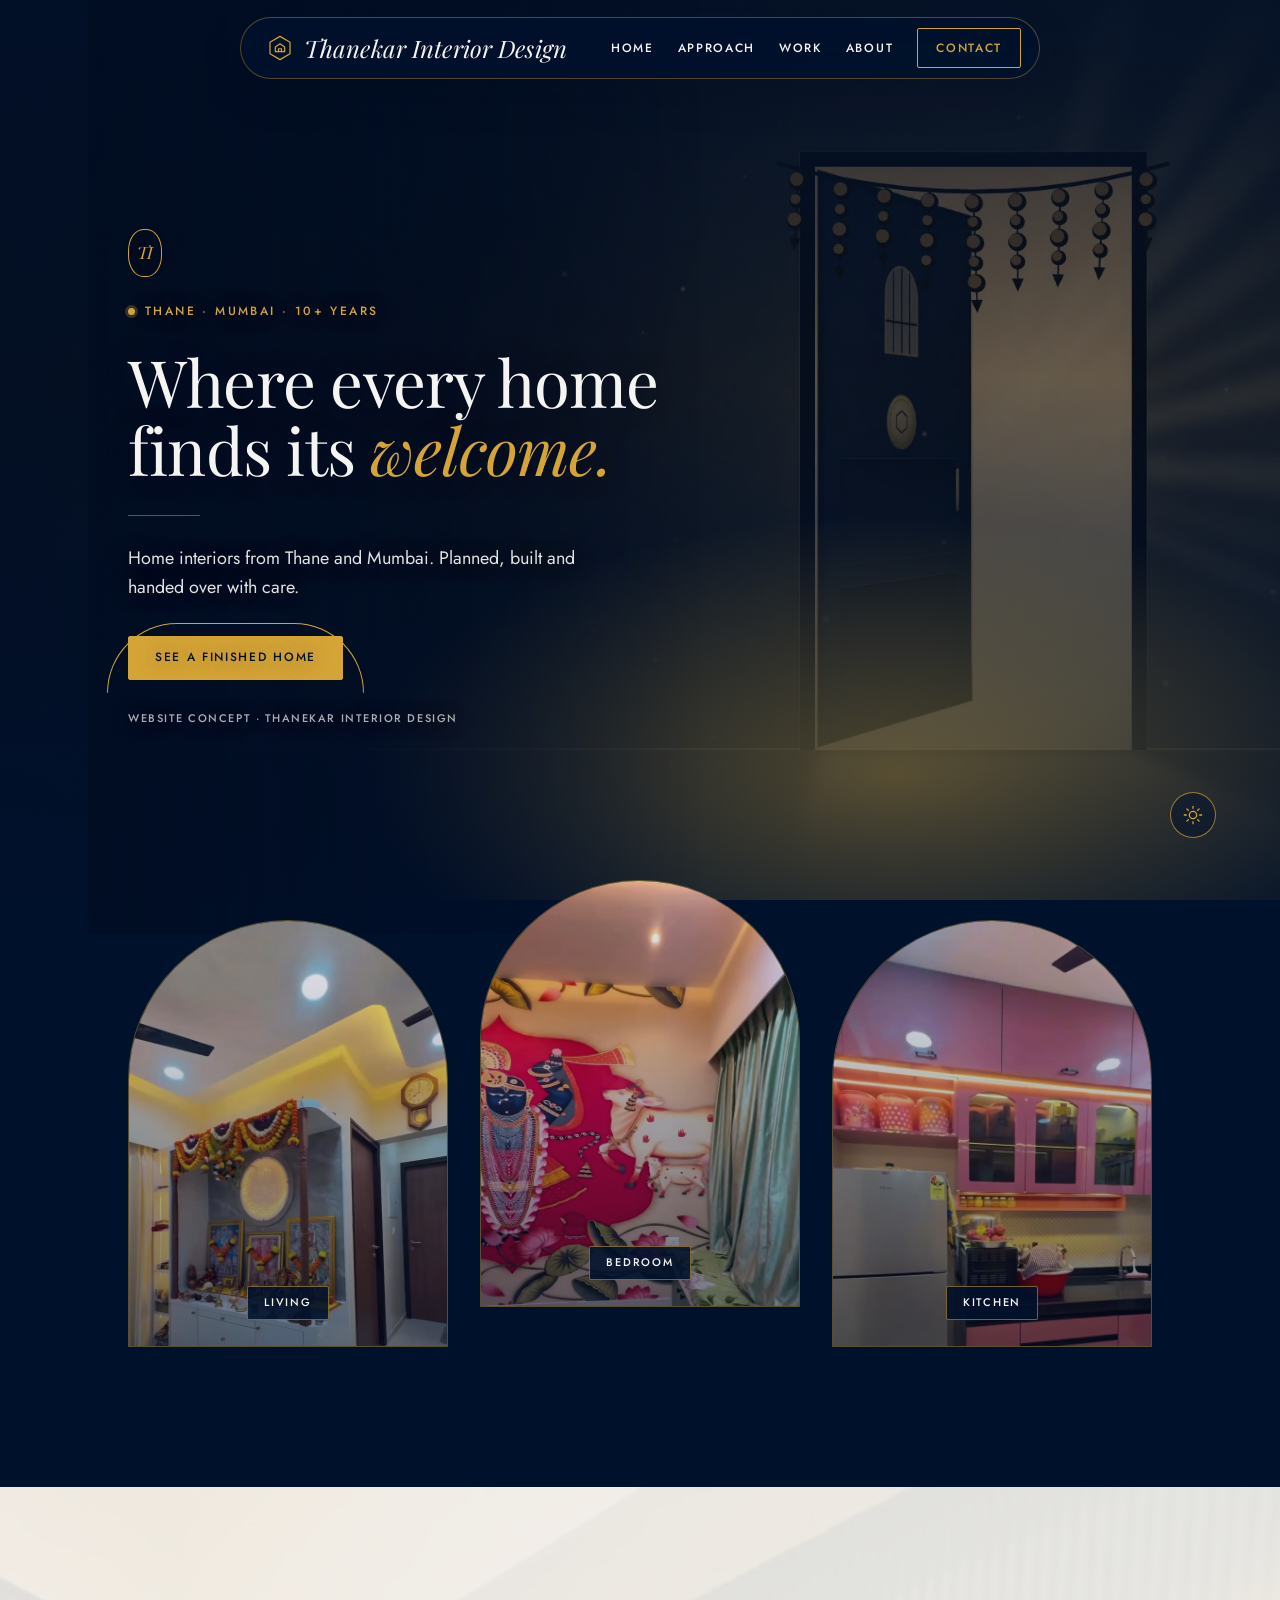
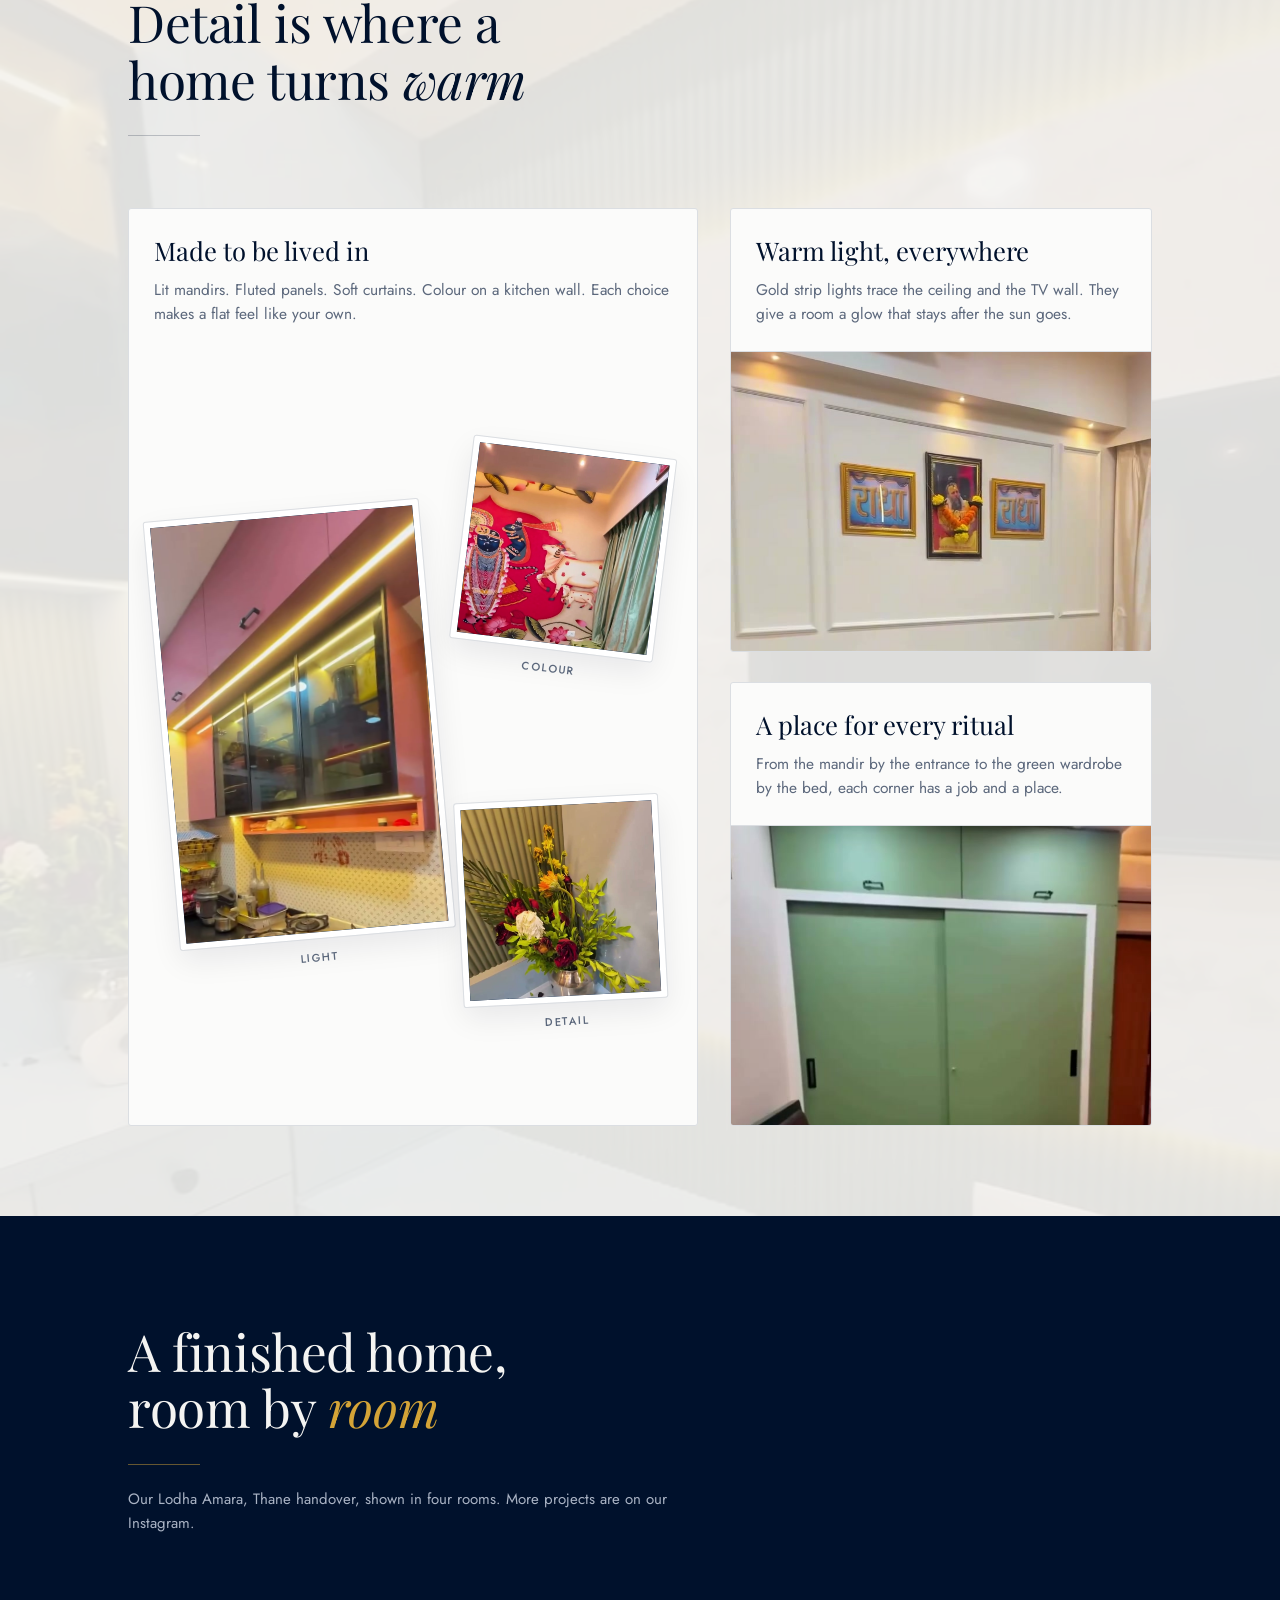
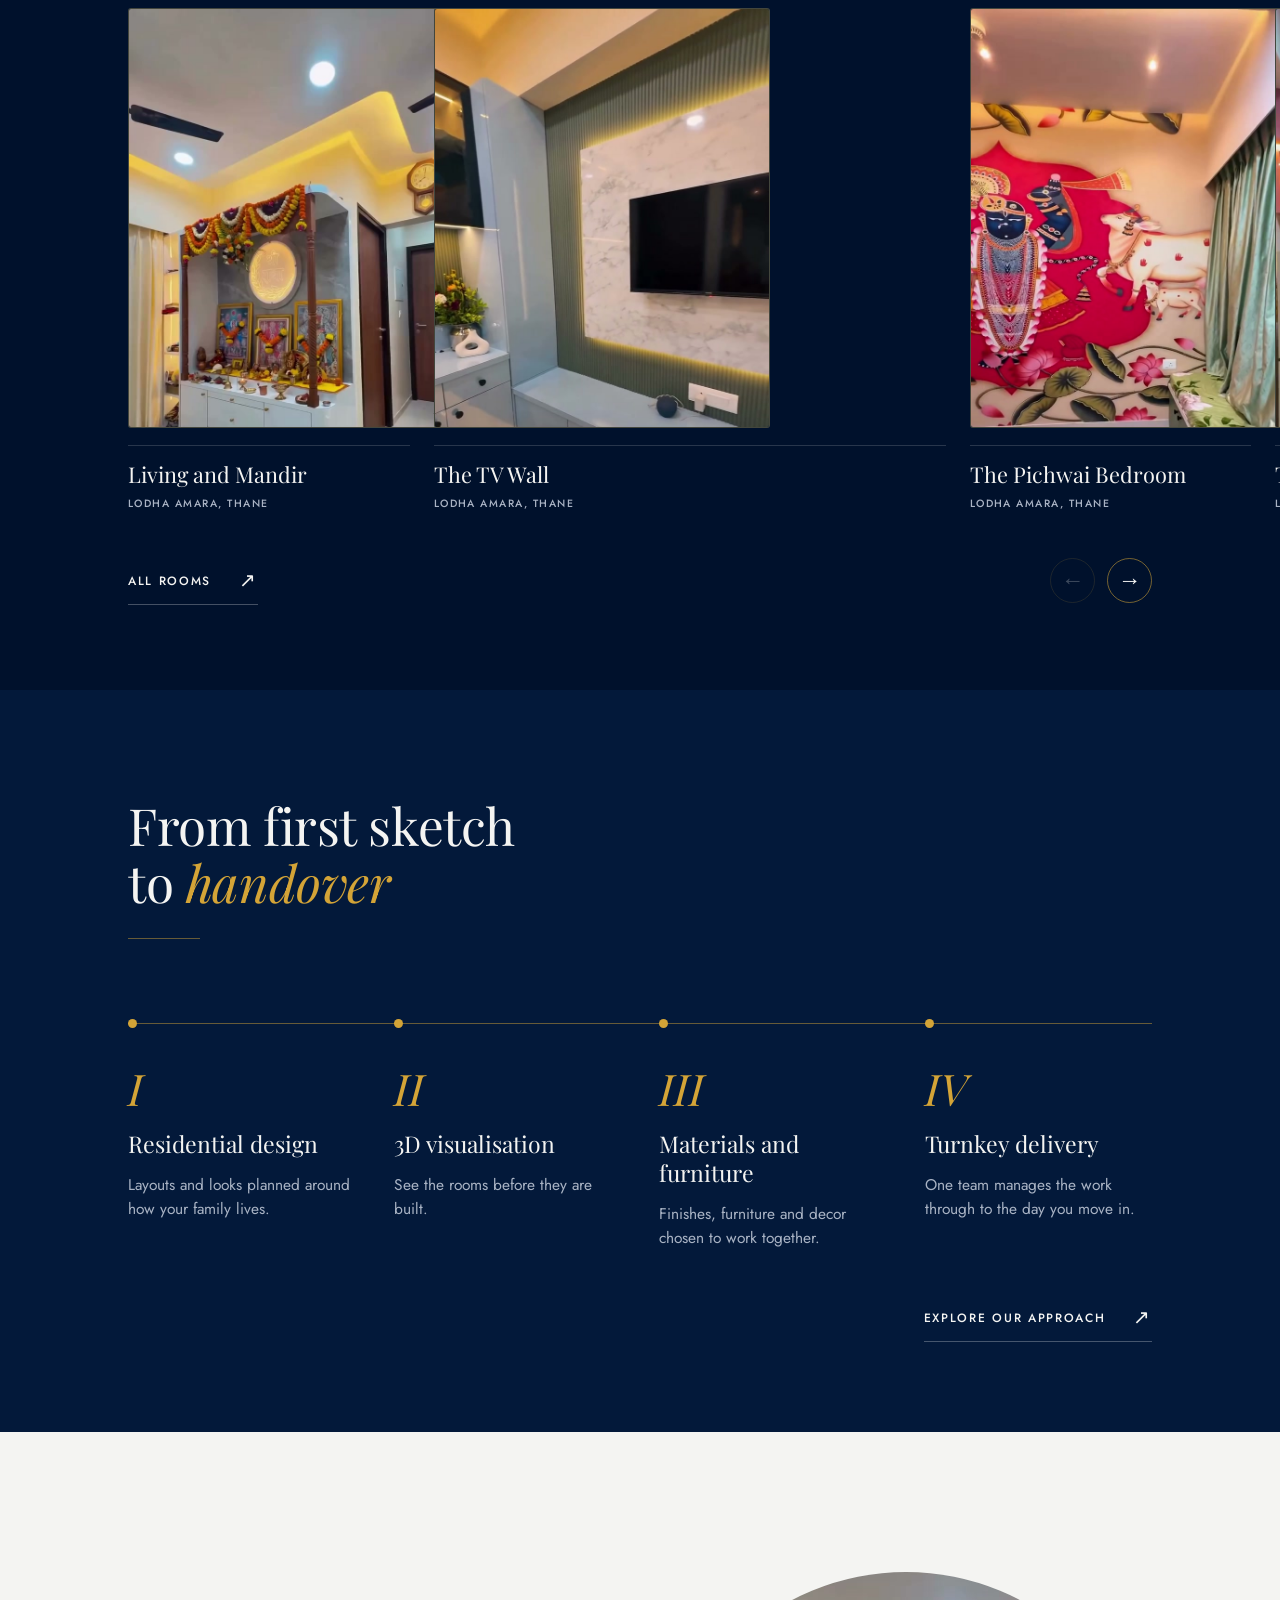
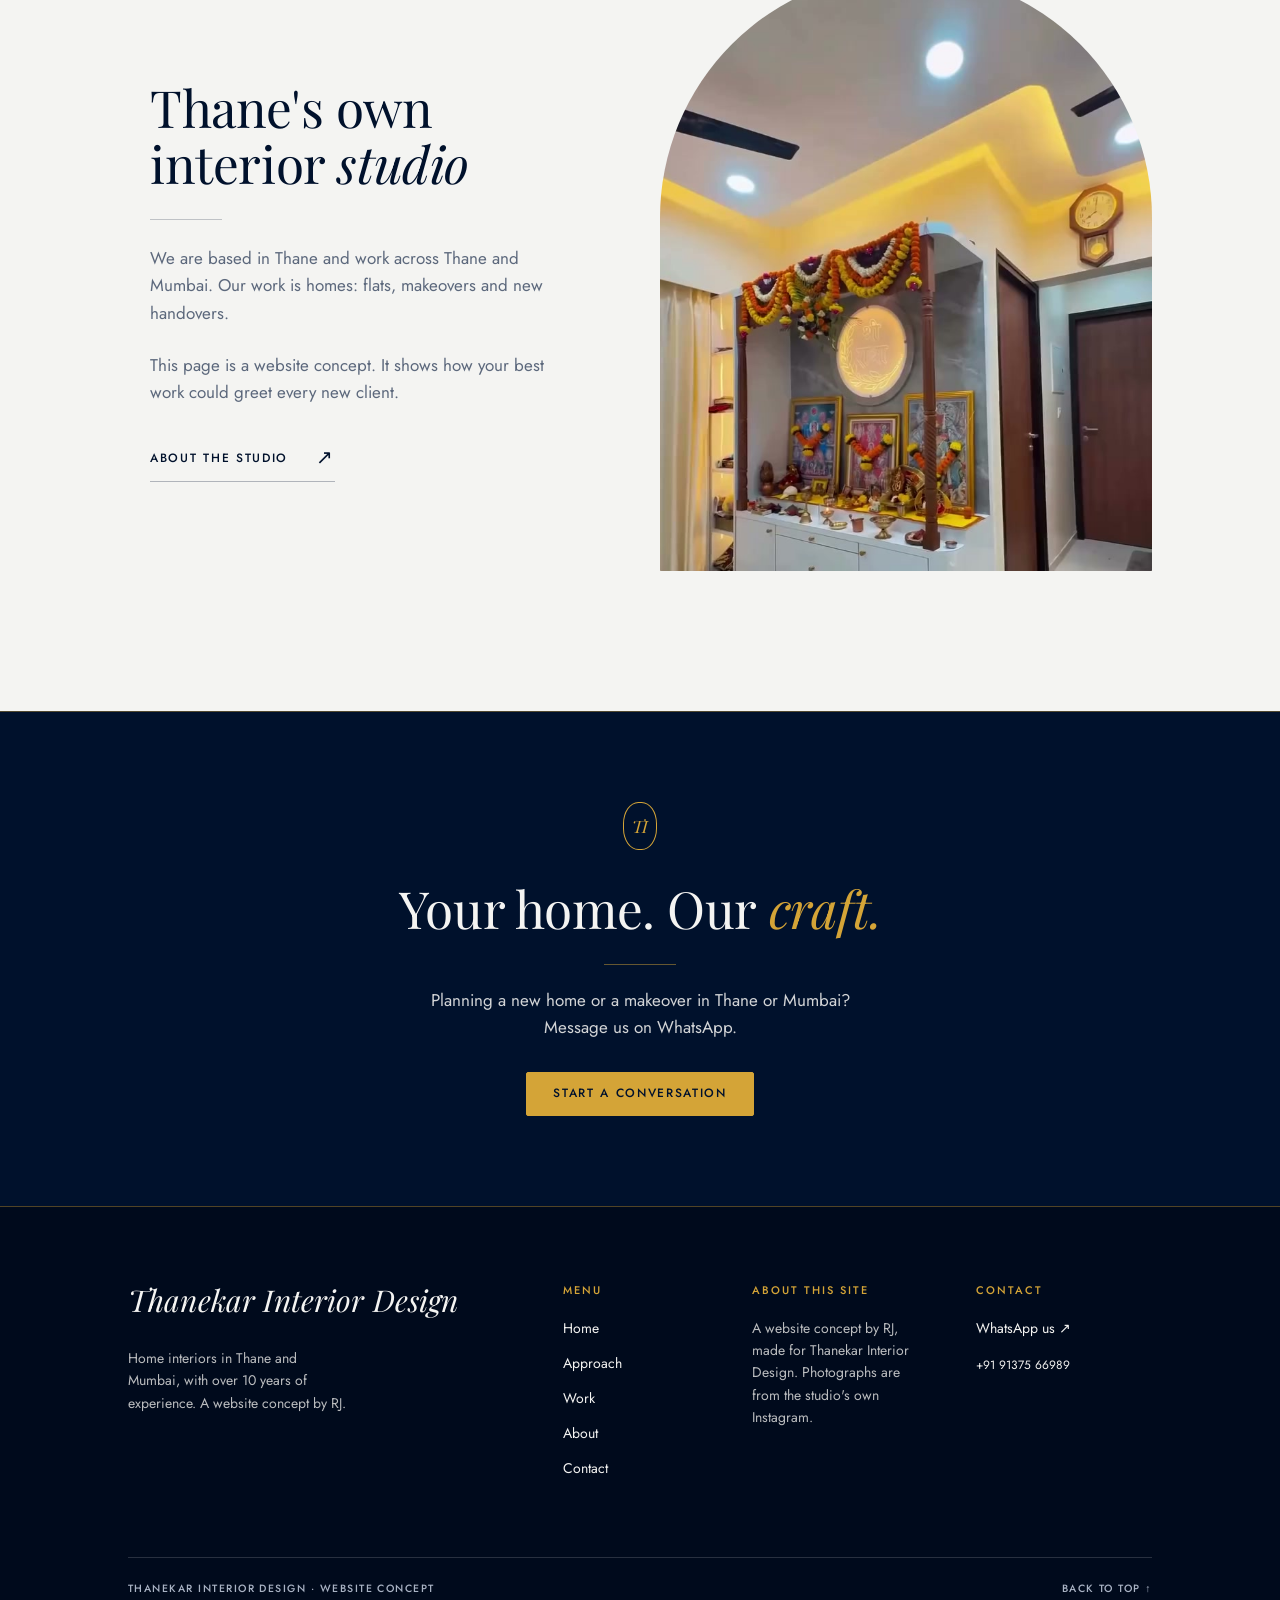
<file: index.html>
<!doctype html>
<html lang="en">
<head>
<meta charset="utf-8">
<meta name="viewport" content="width=device-width, initial-scale=1">
<meta name="description" content="Home interiors in Thane and Mumbai. Over 10 years of making homes that feel like home. A website concept by RJ.">
<meta name="theme-color" content="#1b1613">
<title>Home interiors in Thane and Mumbai — Thanekar Interior Design</title>
<link rel="preload" as="image" href="assets/hero-woven-laptop.jpg" media="(min-width:768px)">
<link rel="preload" as="image" href="assets/hero-woven-mobile.jpg" media="(max-width:767px)">
<link rel="preload" href="assets/fonts/jost.ttf" as="font" type="font/ttf" crossorigin>
<link rel="stylesheet" href="styles.css?v=bfb5189c70">
<script src="site.js?v=db921c38a8" defer></script>
</head>
<body class="page-home">
<a class="skip-link" href="#main-content">Skip to content</a>
<header class="site-header">
  <div class="header-inner">
    <a class="wordmark" href="index.html" aria-label="Thanekar Interior Design home">Thanekar Interior Design</a>
    <nav class="desktop-nav" aria-label="Main navigation">
      <a href="index.html">Home</a><a href="process.html">Approach</a><a href="work.html">Work</a><a href="studio.html">About</a><a class="nav-contact" href="contact.html">Contact</a>
    </nav>
    <details class="mobile-menu">
      <summary aria-controls="mobile-navigation"><span class="menu-open-label">Menu</span><span class="menu-close-label">Close</span><span class="menu-lines" aria-hidden="true"></span></summary>
      <div class="menu-panel" id="mobile-navigation"><nav aria-label="Mobile navigation"><a href="index.html">Home</a><a href="process.html">Approach</a><a href="work.html">Work</a><a href="studio.html">About</a><a href="contact.html">Contact</a></nav><p class="menu-note">A website concept by RJ, made for Thanekar Interior Design. Photographs are from the studio&#x27;s own Instagram.</p></div>
    </details>
  </div>
</header>

<main id="main-content"><section class="home-hero" aria-labelledby="hero-title">
  <div class="hero-film" aria-hidden="true">
    <picture class="hero-film-poster"><source media="(max-width:767px)" srcset="assets/hero-woven-mobile.jpg"><img src="assets/hero-woven-laptop.jpg" alt="" width="1920" height="1080" fetchpriority="high"></picture>
    <video class="hero-film-video" muted loop playsinline preload="none" data-hero-film data-desktop-src="assets/hero-woven-laptop.mp4" data-mobile-src="assets/hero-woven-mobile.mp4"></video>
  </div>
  <div class="hero-main container">
    <span class="studio-seal" aria-hidden="true">TI</span>
    <p class="hero-kicker">Thane · Mumbai · 10+ years</p>
    <h1 id="hero-title">Where every home finds its welcome.</h1>
    <p class="hero-description">Home interiors from Thane and Mumbai. Planned, built and handed over with care.</p>
    <a class="button-link" href="work.html">See a finished home</a>
    <p class="hero-sample">Website concept · Thanekar Interior Design</p>
  </div>
  <div class="hero-categories container">
    <a class="category-card" href="living-and-mandir.html"><div class="category-photo"><img src="assets/th-mandir.jpg" srcset="assets/th-mandir.jpg 720w, assets/th-mandir.jpg 720w" sizes="(max-width: 767px) calc(100vw - 44px), 50vw" width="720" height="900" alt="A lit mandir with marigold garlands, a gold-lined ceiling and a panelled living wall with framed deity art." loading="lazy" decoding="async" style="object-position:50% 50%"></div><span class="category-label">Living</span></a>
    <a class="category-card" href="pichwai-bedroom.html"><div class="category-photo"><img src="assets/th-pichwai.jpg" srcset="assets/th-pichwai.jpg 720w, assets/th-pichwai.jpg 720w" sizes="(max-width: 767px) calc(100vw - 44px), 50vw" width="720" height="900" alt="A bedroom with a hand-painted pichwai wall, pastel curtains and a floral bed." loading="lazy" decoding="async" style="object-position:50% 50%"></div><span class="category-label">Bedroom</span></a>
    <a class="category-card" href="kitchen.html"><div class="category-photo"><img src="assets/th-kitchen.jpg" srcset="assets/th-kitchen.jpg 720w, assets/th-kitchen.jpg 720w" sizes="(max-width: 767px) calc(100vw - 44px), 50vw" width="720" height="900" alt="A kitchen with rose pink cabinets, glass-front shutters and warm lighting under the shelves." loading="lazy" decoding="async" style="object-position:50% 50%"></div><span class="category-label">Kitchen</span></a>
  </div>
</section>

<section class="craft-section section surface-cream">
  <div class="craft-film" aria-hidden="true">
    <img src="assets/th-tvwall.jpg" alt="" width="720" height="900" loading="lazy" decoding="async">
  </div>
  <div class="container">
    <h2 class="heading craft-heading" data-reveal="text">Detail is where a home turns warm</h2>
    <div class="craft-grid">
      <article class="craft-panel material-study"><div class="panel-copy"><h3>Made to be lived in</h3><p>Lit mandirs. Fluted panels. Soft curtains. Colour on a kitchen wall. Each choice makes a flat feel like your own.</p></div><div class="material-board"><figure class="material-sample sample-timber"><div class="media-frame"><img src="assets/th-kitchen2.jpg" srcset="assets/th-kitchen2.jpg 720w, assets/th-kitchen2.jpg 720w" sizes="(max-width: 767px) calc(100vw - 44px), 50vw" width="720" height="900" alt="Glass-front wall cabinets with a gold light line." loading="lazy" decoding="async" style="object-position:50% 50%"></div><figcaption>Light</figcaption></figure><figure class="material-sample sample-weave"><div class="media-frame"><img src="assets/th-pichwai.jpg" width="720" height="900" alt="Hand-painted pichwai wall in pink and gold" loading="lazy" decoding="async" style="object-position:50% 50%"></div><figcaption>Colour</figcaption></figure><figure class="material-sample sample-light"><div class="media-frame"><img src="assets/th-flowers.jpg" srcset="assets/th-flowers.jpg 720w, assets/th-flowers.jpg 720w" sizes="(max-width: 767px) calc(100vw - 44px), 50vw" width="720" height="900" alt="Fresh flowers on the console beside the TV wall." loading="lazy" decoding="async" style="object-position:50% 50%"></div><figcaption>Detail</figcaption></figure></div></article>
      <div class="craft-pair"><article class="craft-panel"><div class="panel-copy"><h3>Warm light, everywhere</h3><p>Gold strip lights trace the ceiling and the TV wall. They give a room a glow that stays after the sun goes.</p></div><div class="craft-photo" data-reveal="image"><img src="assets/th-living.jpg" srcset="assets/th-living.jpg 720w, assets/th-living.jpg 720w" sizes="(max-width: 767px) calc(100vw - 44px), 50vw" width="720" height="900" alt="Lodha Amara, Thane. Living area." loading="lazy" decoding="async" style="object-position:50% 50%"></div></article><article class="craft-panel"><div class="panel-copy"><h3>A place for every ritual</h3><p>From the mandir by the entrance to the green wardrobe by the bed, each corner has a job and a place.</p></div><div class="craft-photo" data-reveal="image"><img src="assets/th-wardrobe.jpg" srcset="assets/th-wardrobe.jpg 720w, assets/th-wardrobe.jpg 720w" sizes="(max-width: 767px) calc(100vw - 44px), 50vw" width="720" height="900" alt="A sage green sliding wardrobe beside the bed." loading="lazy" decoding="async" style="object-position:50% 50%"></div></article></div>
    </div>
  </div>
</section>

<section class="showcase-section section surface-dark" aria-labelledby="showcase-title">
  <div class="container showcase-heading"><h2 id="showcase-title" class="heading" data-reveal="text">A finished home, room by room</h2><p>Our Lodha Amara, Thane handover, shown in four rooms. More projects are on our Instagram.</p></div>
  <div class="showcase" data-showcase><div class="showcase-track" data-showcase-track tabindex="0" aria-label="Project photographs"><a class="showcase-card" href="living-and-mandir.html" data-showcase-card><div class="media-frame"><img src="assets/th-mandir.jpg" srcset="assets/th-mandir.jpg 720w, assets/th-mandir.jpg 720w" sizes="(max-width: 767px) calc(100vw - 44px), 50vw" width="720" height="900" alt="A lit mandir with marigold garlands, a gold-lined ceiling and a panelled living wall with framed deity art." loading="lazy" decoding="async" style="object-position:50% 50%"></div><div class="showcase-caption"><h3>Living and Mandir</h3><span>Lodha Amara, Thane</span></div></a>
<a class="showcase-card" href="tv-wall.html" data-showcase-card><div class="media-frame"><img src="assets/th-tvwall.jpg" srcset="assets/th-tvwall.jpg 720w, assets/th-tvwall.jpg 720w" sizes="(max-width: 767px) calc(100vw - 44px), 50vw" width="720" height="900" alt="A TV wall with a marble panel, sage fluted wood and a glowing gold light frame." loading="lazy" decoding="async" style="object-position:50% 50%"></div><div class="showcase-caption"><h3>The TV Wall</h3><span>Lodha Amara, Thane</span></div></a>
<a class="showcase-card" href="pichwai-bedroom.html" data-showcase-card><div class="media-frame"><img src="assets/th-pichwai.jpg" srcset="assets/th-pichwai.jpg 720w, assets/th-pichwai.jpg 720w" sizes="(max-width: 767px) calc(100vw - 44px), 50vw" width="720" height="900" alt="A bedroom with a hand-painted pichwai wall, pastel curtains and a floral bed." loading="lazy" decoding="async" style="object-position:50% 50%"></div><div class="showcase-caption"><h3>The Pichwai Bedroom</h3><span>Lodha Amara, Thane</span></div></a>
<a class="showcase-card" href="kitchen.html" data-showcase-card><div class="media-frame"><img src="assets/th-kitchen.jpg" srcset="assets/th-kitchen.jpg 720w, assets/th-kitchen.jpg 720w" sizes="(max-width: 767px) calc(100vw - 44px), 50vw" width="720" height="900" alt="A kitchen with rose pink cabinets, glass-front shutters and warm lighting under the shelves." loading="lazy" decoding="async" style="object-position:50% 50%"></div><div class="showcase-caption"><h3>The Kitchen</h3><span>Lodha Amara, Thane</span></div></a></div><div class="showcase-controls container"><a class="text-link" href="work.html">All rooms <span aria-hidden="true">↗</span></a><div><button type="button" data-showcase-prev aria-label="Previous room">←</button><button type="button" data-showcase-next aria-label="Next room">→</button></div></div></div>
</section>

<section class="home-services section surface-dark" aria-labelledby="services-title"><div class="container"><h2 id="services-title" class="heading" data-reveal="text">From first sketch to handover</h2><ol class="service-staircase"><li data-reveal="text"><span aria-hidden="true">1</span><div><h3>Residential design</h3><p>Layouts and looks planned around how your family lives.</p></div></li><li data-reveal="text"><span aria-hidden="true">2</span><div><h3>3D visualisation</h3><p>See the rooms before they are built.</p></div></li><li data-reveal="text"><span aria-hidden="true">3</span><div><h3>Materials and furniture</h3><p>Finishes, furniture and decor chosen to work together.</p></div></li><li data-reveal="text"><span aria-hidden="true">4</span><div><h3>Turnkey delivery</h3><p>One team manages the work through to the day you move in.</p></div></li></ol><a class="text-link" href="process.html">Explore our approach <span aria-hidden="true">↗</span></a></div></section>

<section class="home-origin section"><div class="container origin-layout"><div class="origin-copy"><h2 class="heading" data-reveal="text">Thane&#x27;s own interior studio</h2><p>We are based in Thane and work across Thane and Mumbai. Our work is homes: flats, makeovers and new handovers.</p><p>This page is a website concept. It shows how your best work could greet every new client.</p><a class="text-link" href="studio.html">About the studio <span aria-hidden="true">↗</span></a></div><div class="media-frame origin-photo" data-reveal="image"><img src="assets/th-mandir.jpg" srcset="assets/th-mandir.jpg 720w, assets/th-mandir.jpg 720w" sizes="(max-width: 767px) calc(100vw - 44px), 50vw" width="720" height="900" alt="A lit mandir with marigold garlands, a gold-lined ceiling and a panelled living wall with framed deity art." loading="lazy" decoding="async" style="object-position:50% 50%"></div></div></section>
</main>
<section class="closing-cta surface-cream"><div class="container"><span class="studio-seal" aria-hidden="true">TI</span><h2 class="heading" data-reveal="text">Your home. Our craft.</h2><p>Planning a new home or a makeover in Thane or Mumbai? Message us on WhatsApp.</p><a class="button-link button-dark" href="contact.html">Start a conversation</a></div></section>
<footer class="site-footer surface-dark"><div class="container"><div class="footer-grid"><div class="footer-brand"><a class="wordmark" href="index.html">Thanekar Interior Design</a><p>Home interiors in Thane and Mumbai, with over 10 years of experience. A website concept by RJ.</p></div><nav aria-label="Footer navigation"><h2>Menu</h2><a href="index.html">Home</a><a href="process.html">Approach</a><a href="work.html">Work</a><a href="studio.html">About</a><a href="contact.html">Contact</a></nav><div><h2>About this site</h2><p>A website concept by RJ, made for Thanekar Interior Design. Photographs are from the studio&#x27;s own Instagram.</p></div><div><h2>Contact</h2><a href="https://wa.me/919137566989?text=Hi%2C%20I%20saw%20your%20website%20and%20I%27d%20like%20to%20talk%20about%20my%20home%20interiors.">WhatsApp us <span aria-hidden="true">↗</span></a><a class="footer-phone" href="https://wa.me/919137566989?text=Hi%2C%20I%20saw%20your%20website%20and%20I%27d%20like%20to%20talk%20about%20my%20home%20interiors.">+91 91375 66989</a></div></div><div class="footer-bottom"><p>Thanekar Interior Design · Website concept</p><a href="#main-content">Back to top ↑</a></div></div></footer>

</body>
</html>
</file>
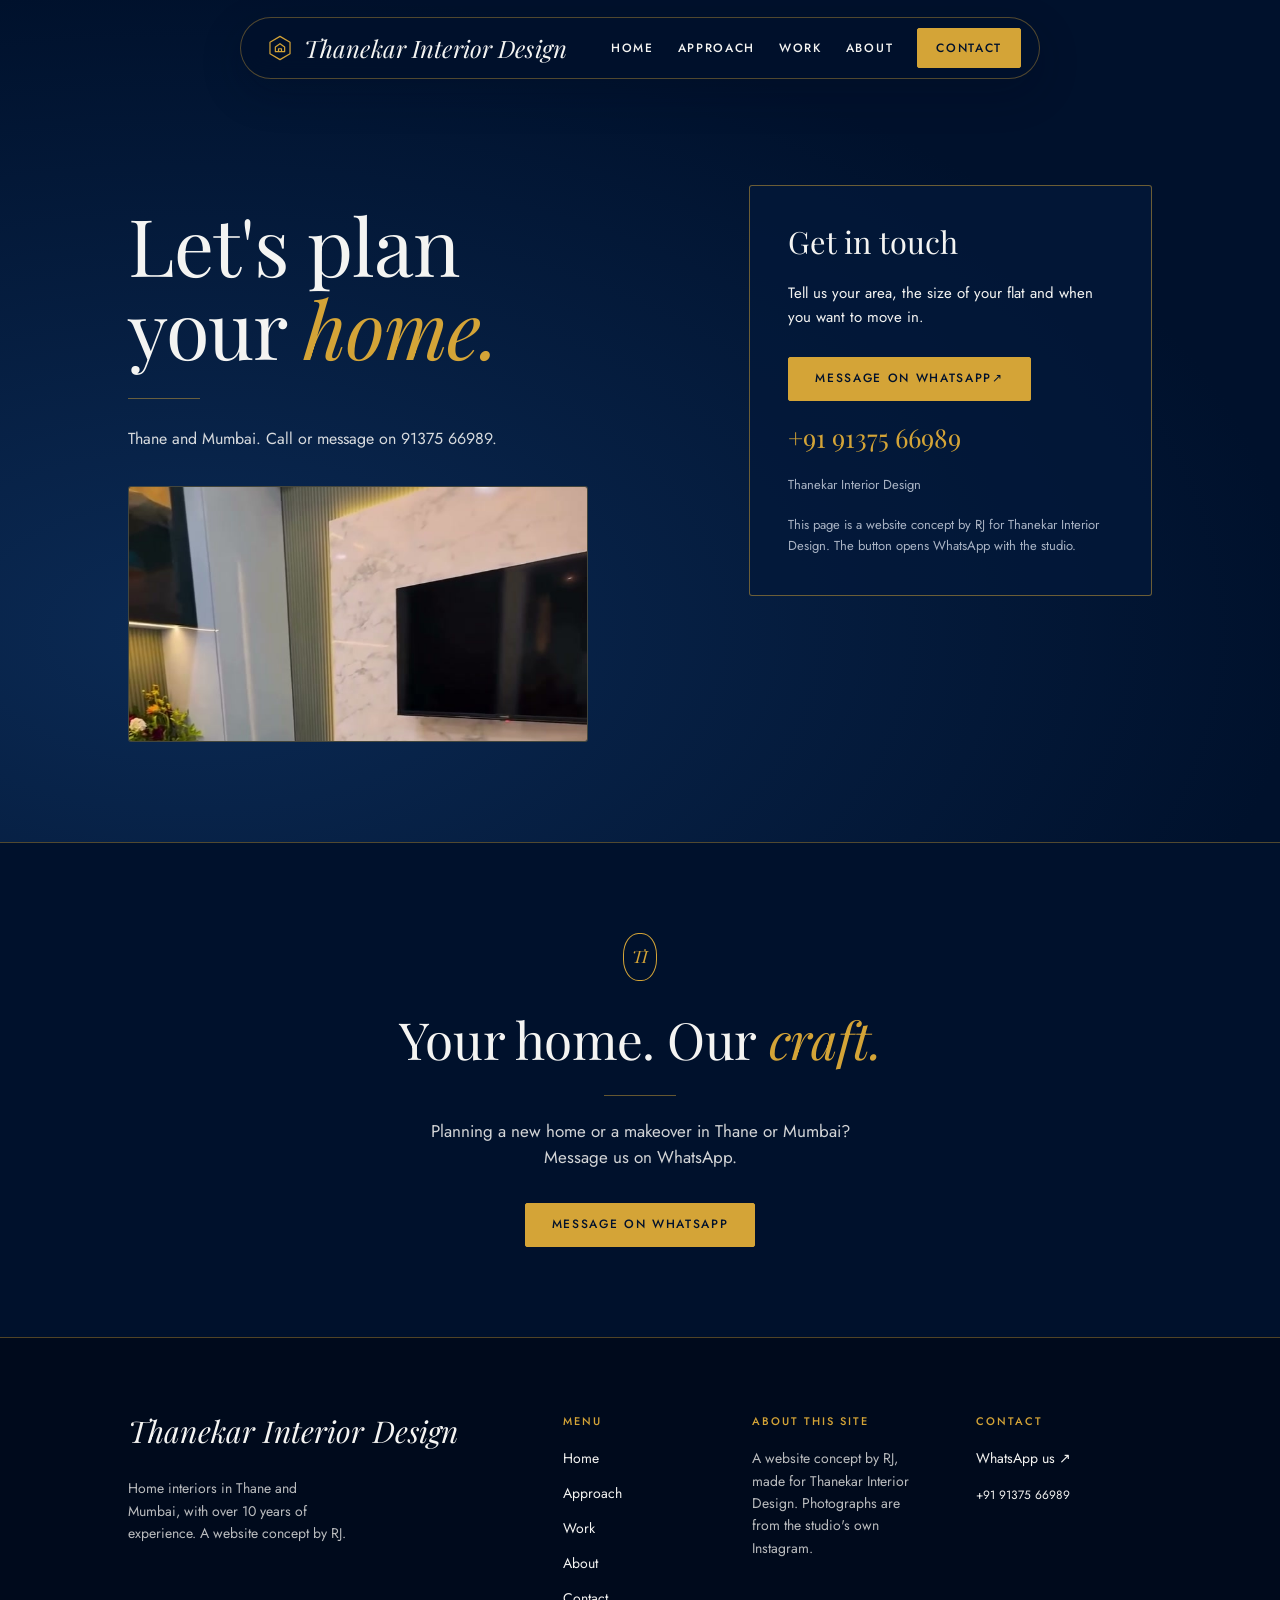
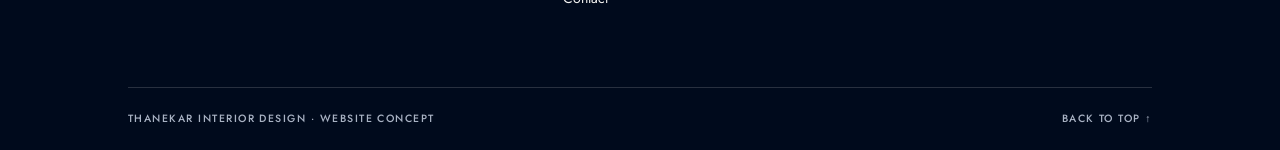
<file: contact.html>
<!doctype html>
<html lang="en">
<head>
<meta charset="utf-8">
<meta name="viewport" content="width=device-width, initial-scale=1">
<meta name="description" content="Home interiors in Thane and Mumbai. Over 10 years of making homes that feel like home. A website concept by RJ.">
<meta name="theme-color" content="#1b1613">
<title>Talk to us — Thanekar Interior Design</title>

<link rel="preload" href="assets/fonts/jost.ttf" as="font" type="font/ttf" crossorigin>
<link rel="stylesheet" href="styles.css?v=bfb5189c70">
<script src="site.js?v=db921c38a8" defer></script>
</head>
<body class="page-interior page-contact">
<a class="skip-link" href="#main-content">Skip to content</a>
<header class="site-header">
  <div class="header-inner">
    <a class="wordmark" href="index.html" aria-label="Thanekar Interior Design home">Thanekar Interior Design</a>
    <nav class="desktop-nav" aria-label="Main navigation">
      <a href="index.html">Home</a><a href="process.html">Approach</a><a href="work.html">Work</a><a href="studio.html">About</a><a class="nav-contact" href="contact.html" aria-current="page">Contact</a>
    </nav>
    <details class="mobile-menu">
      <summary aria-controls="mobile-navigation"><span class="menu-open-label">Menu</span><span class="menu-close-label">Close</span><span class="menu-lines" aria-hidden="true"></span></summary>
      <div class="menu-panel" id="mobile-navigation"><nav aria-label="Mobile navigation"><a href="index.html">Home</a><a href="process.html">Approach</a><a href="work.html">Work</a><a href="studio.html">About</a><a href="contact.html" aria-current="page">Contact</a></nav><p class="menu-note">A website concept by RJ, made for Thanekar Interior Design. Photographs are from the studio&#x27;s own Instagram.</p></div>
    </details>
  </div>
</header>

<main id="main-content"><section class="fl-contact surface-forest" aria-labelledby="contact-title">
  <div class="container fl-contact-layout">
    <div class="fl-contact-copy">
      <h1 id="contact-title" class="display" data-reveal="text">Let&#x27;s plan your home.</h1>
      <p class="page-lead">Thane and Mumbai. Call or message on 91375 66989.</p>
    </div>
    <div class="fl-contact-panel">
      <h2 class="heading">Get in touch</h2>
      <p>Tell us your area, the size of your flat and when you want to move in.</p>
      <a class="button-link" href="https://wa.me/919137566989?text=Hi%2C%20I%20saw%20your%20website%20and%20I%27d%20like%20to%20talk%20about%20my%20home%20interiors." aria-describedby="contact-disclosure">Message on WhatsApp <span aria-hidden="true">↗</span></a>
      <p class="fl-contact-phone"><a href="tel:+919137566989">+91 91375 66989</a></p>
      <p class="fl-contact-name">Thanekar Interior Design</p>
      <p id="contact-disclosure" class="fl-contact-note">This page is a website concept by RJ for Thanekar Interior Design. The button opens WhatsApp with the studio.</p>
    </div>
    <div class="fl-contact-photo media-frame media-wide" data-reveal="image"><img src="assets/th-tvwall.jpg" srcset="assets/th-tvwall.jpg 720w, assets/th-tvwall.jpg 720w" sizes="(max-width: 767px) calc(100vw - 44px), 50vw" width="720" height="900" alt="A TV wall with a marble panel, sage fluted wood and a glowing gold light frame." loading="lazy" decoding="async" style="object-position:50% 50%"></div>
  </div>
</section>
</main>
<section class="closing-cta surface-cream"><div class="container"><span class="studio-seal" aria-hidden="true">TI</span><h2 class="heading" data-reveal="text">Your home. Our craft.</h2><p>Planning a new home or a makeover in Thane or Mumbai? Message us on WhatsApp.</p><a class="button-link button-dark" href="https://wa.me/919137566989?text=Hi%2C%20I%20saw%20your%20website%20and%20I%27d%20like%20to%20talk%20about%20my%20home%20interiors.">Message on WhatsApp</a></div></section>
<footer class="site-footer surface-dark"><div class="container"><div class="footer-grid"><div class="footer-brand"><a class="wordmark" href="index.html">Thanekar Interior Design</a><p>Home interiors in Thane and Mumbai, with over 10 years of experience. A website concept by RJ.</p></div><nav aria-label="Footer navigation"><h2>Menu</h2><a href="index.html">Home</a><a href="process.html">Approach</a><a href="work.html">Work</a><a href="studio.html">About</a><a href="contact.html">Contact</a></nav><div><h2>About this site</h2><p>A website concept by RJ, made for Thanekar Interior Design. Photographs are from the studio&#x27;s own Instagram.</p></div><div><h2>Contact</h2><a href="https://wa.me/919137566989?text=Hi%2C%20I%20saw%20your%20website%20and%20I%27d%20like%20to%20talk%20about%20my%20home%20interiors.">WhatsApp us <span aria-hidden="true">↗</span></a><a class="footer-phone" href="https://wa.me/919137566989?text=Hi%2C%20I%20saw%20your%20website%20and%20I%27d%20like%20to%20talk%20about%20my%20home%20interiors.">+91 91375 66989</a></div></div><div class="footer-bottom"><p>Thanekar Interior Design · Website concept</p><a href="#main-content">Back to top ↑</a></div></div></footer>

</body>
</html>
</file>
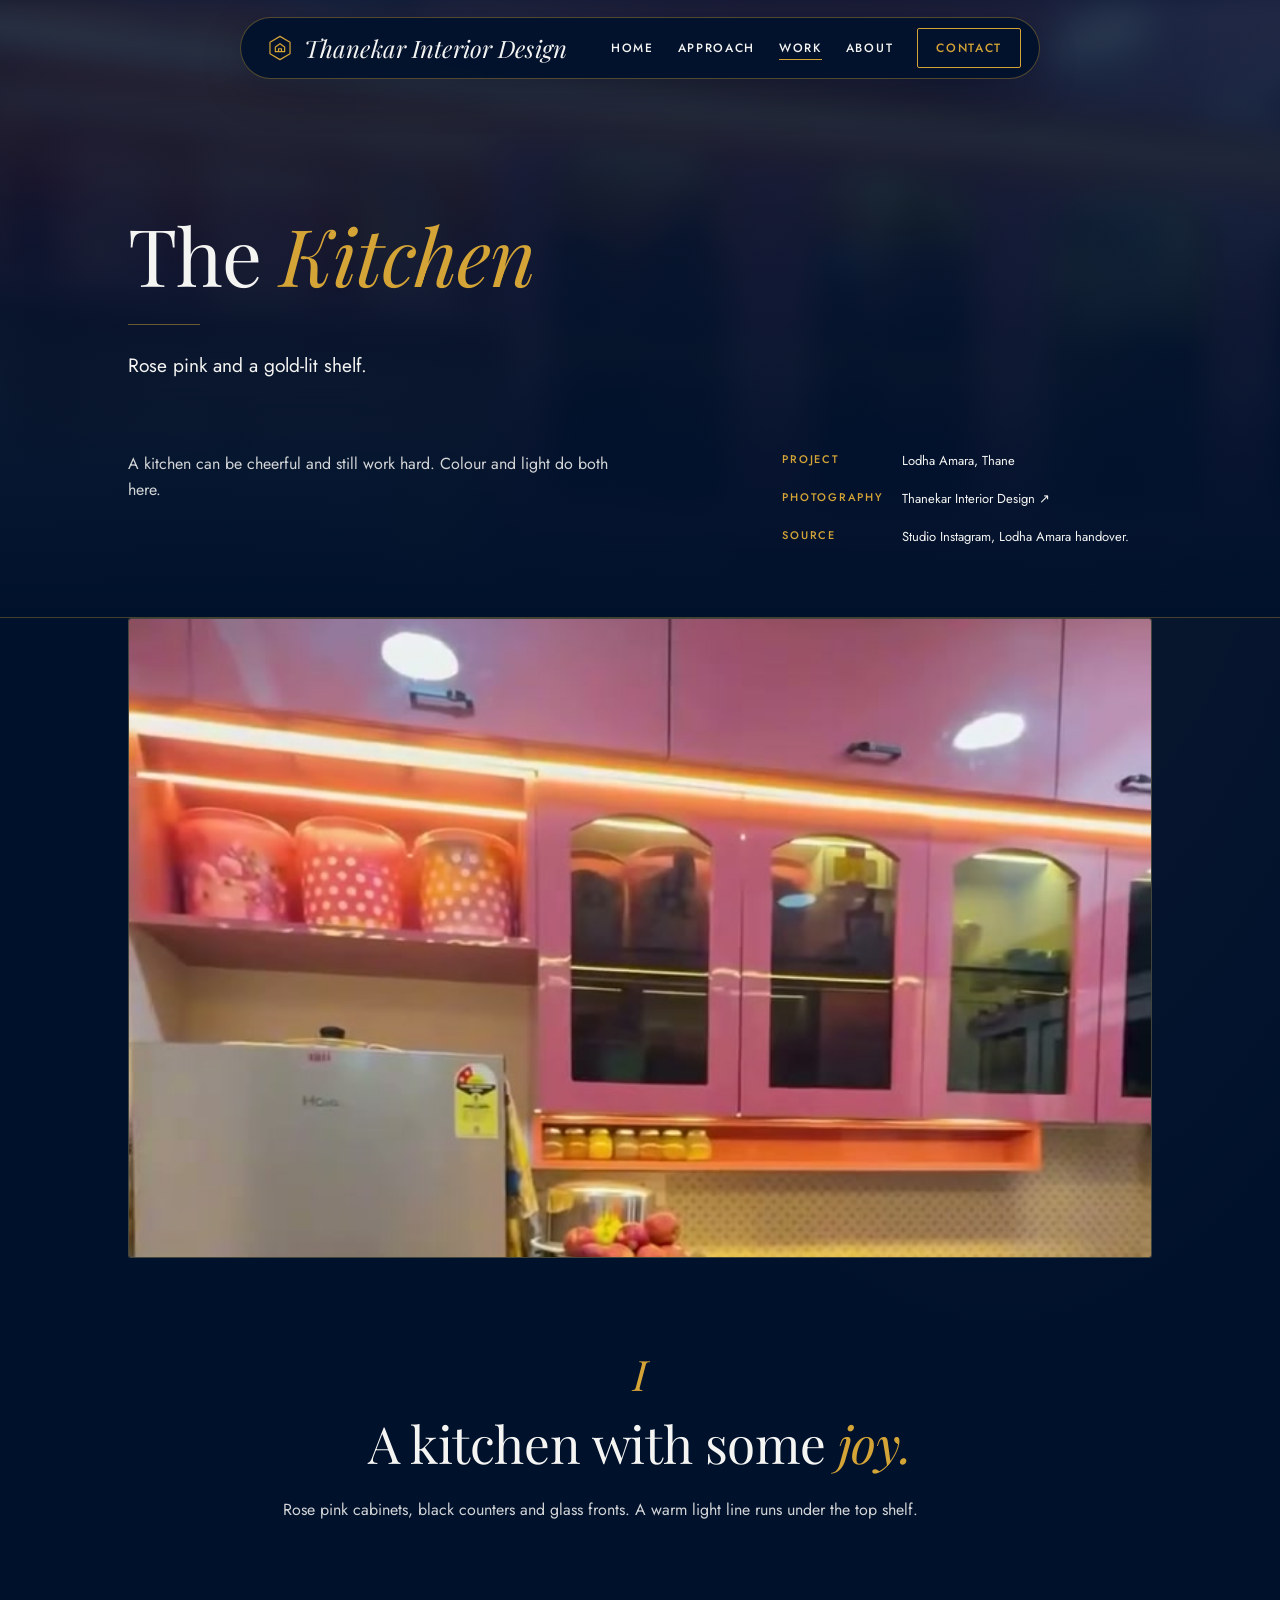
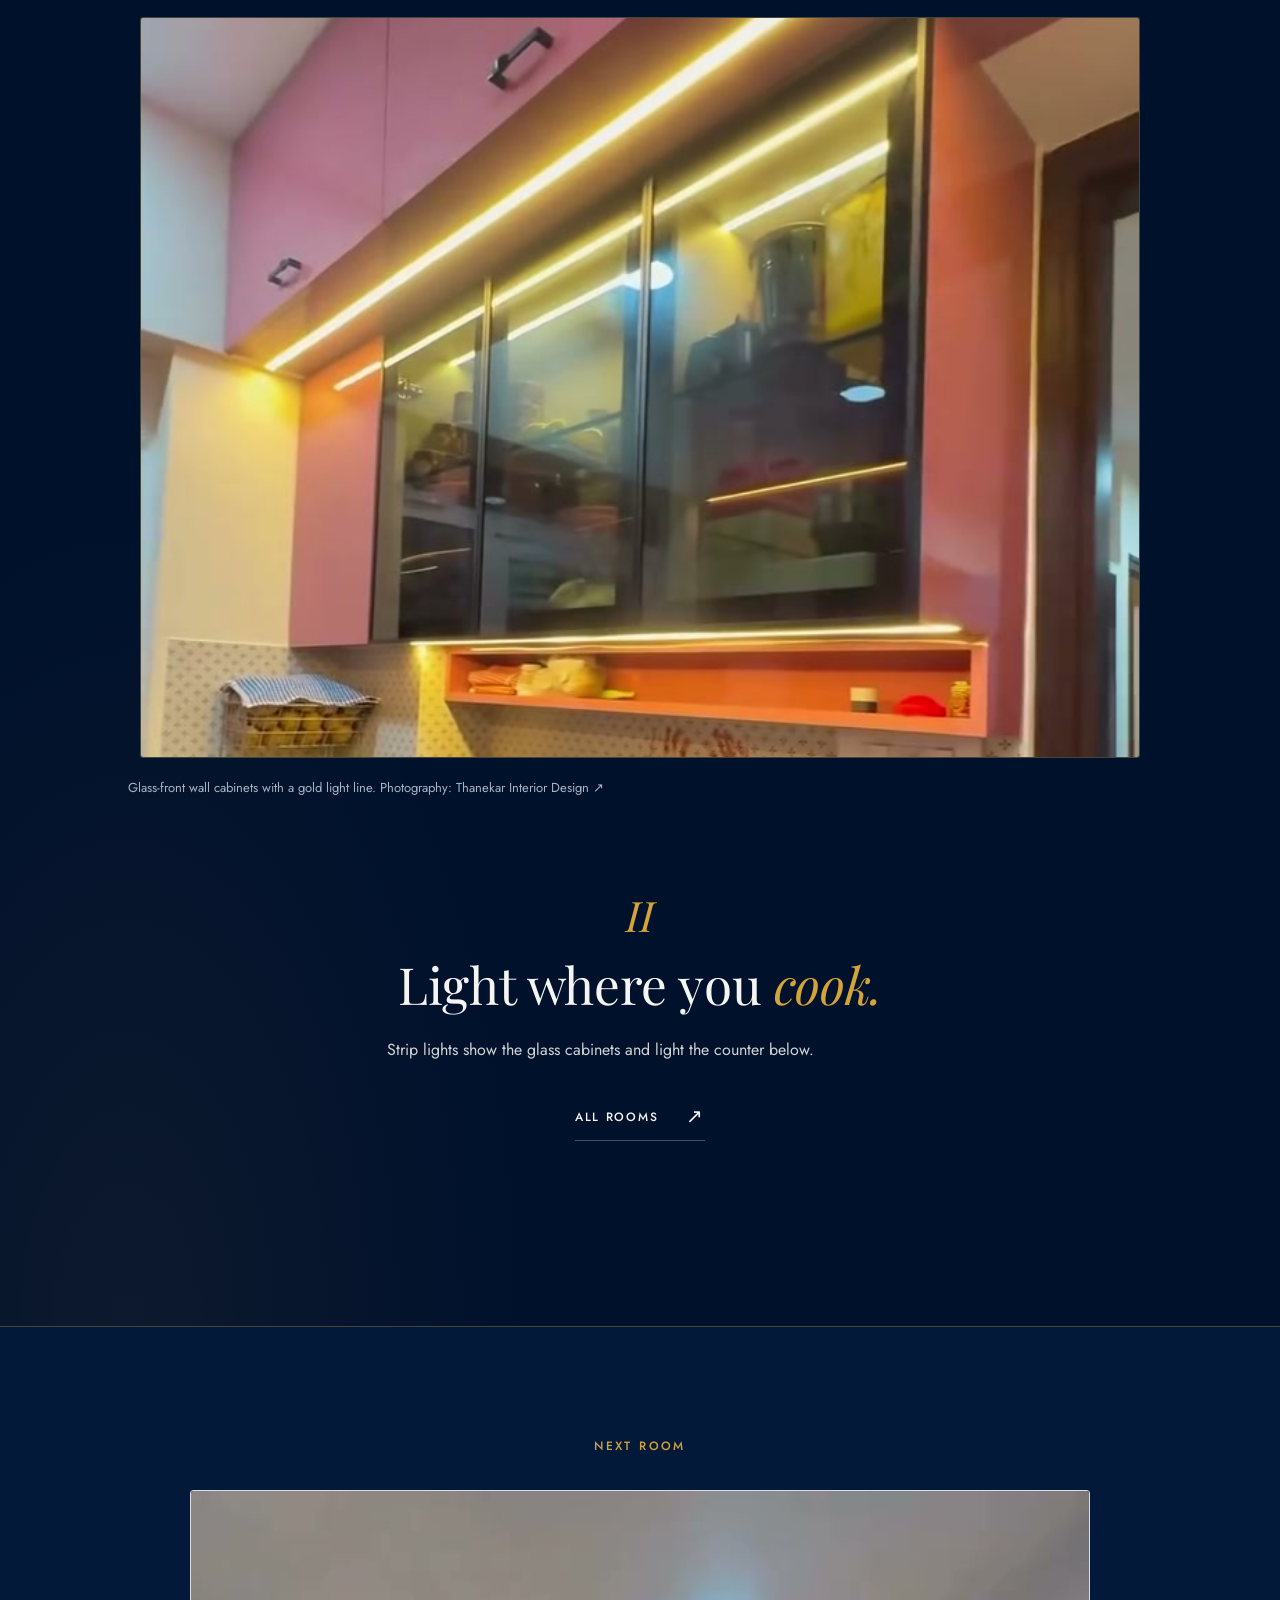
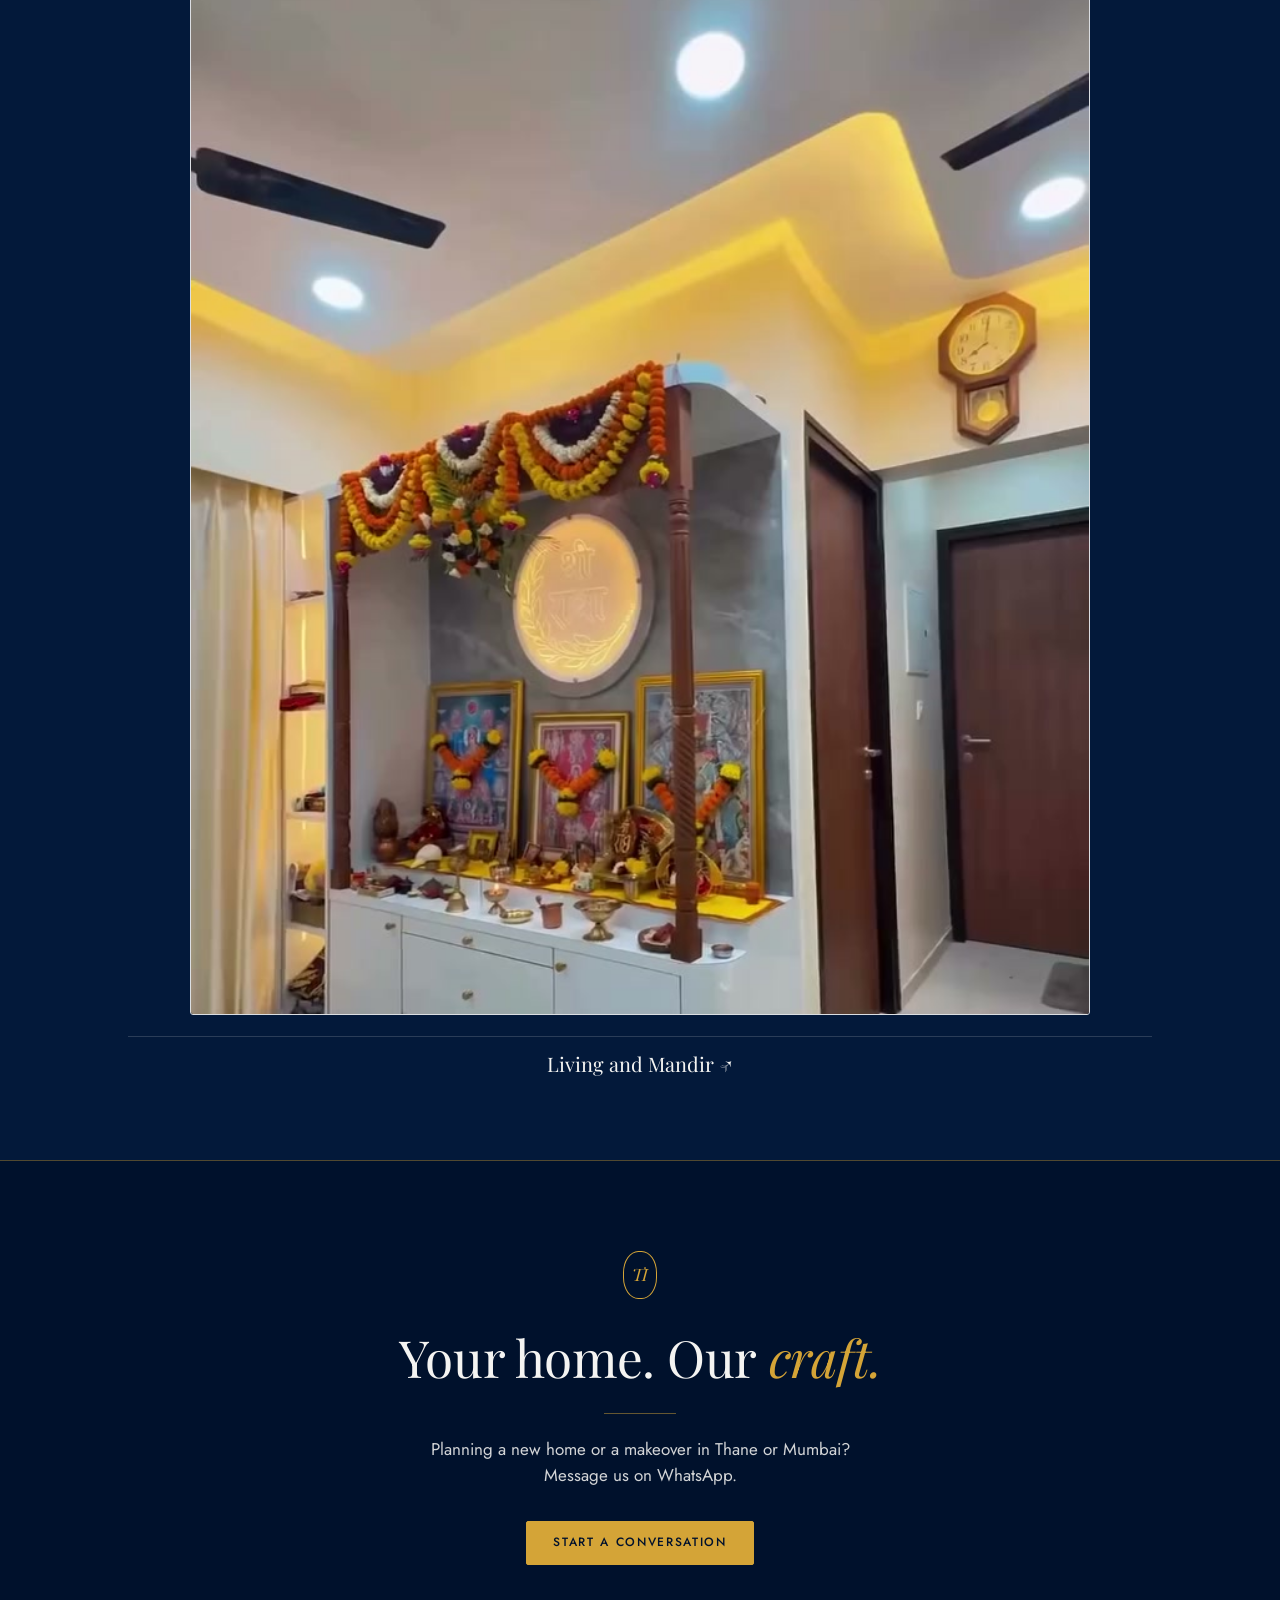
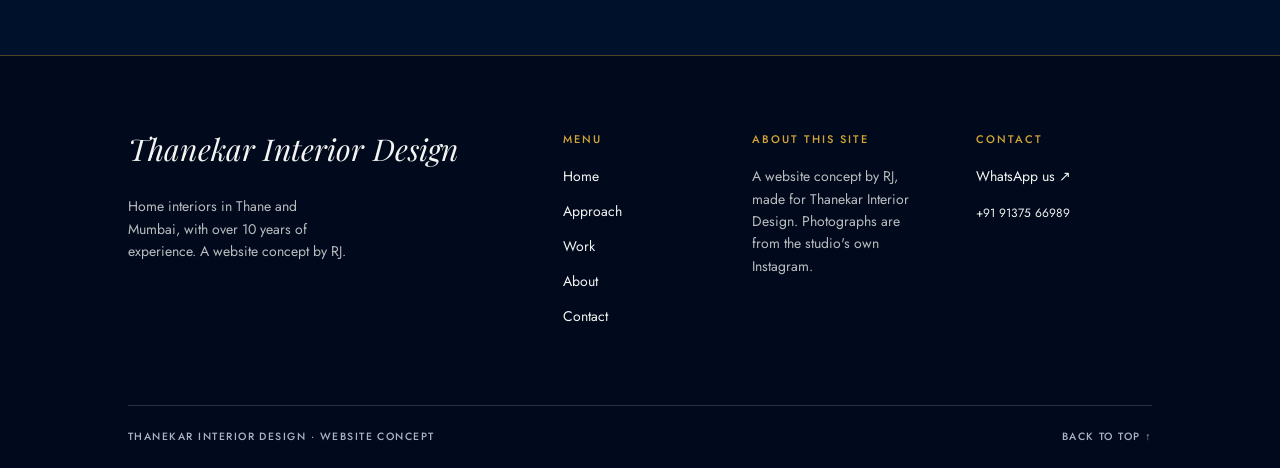
<file: kitchen.html>
<!doctype html>
<html lang="en">
<head>
<meta charset="utf-8">
<meta name="viewport" content="width=device-width, initial-scale=1">
<meta name="description" content="A kitchen can be cheerful and still work hard. Colour and light do both here.">
<meta name="theme-color" content="#1b1613">
<title>The Kitchen — Thanekar Interior Design</title>

<link rel="preload" href="assets/fonts/jost.ttf" as="font" type="font/ttf" crossorigin>
<link rel="stylesheet" href="styles.css?v=bfb5189c70">
<script src="site.js?v=db921c38a8" defer></script>
</head>
<body class="page-interior page-project">
<a class="skip-link" href="#main-content">Skip to content</a>
<header class="site-header">
  <div class="header-inner">
    <a class="wordmark" href="index.html" aria-label="Thanekar Interior Design home">Thanekar Interior Design</a>
    <nav class="desktop-nav" aria-label="Main navigation">
      <a href="index.html">Home</a><a href="process.html">Approach</a><a href="work.html" aria-current="page">Work</a><a href="studio.html">About</a><a class="nav-contact" href="contact.html">Contact</a>
    </nav>
    <details class="mobile-menu">
      <summary aria-controls="mobile-navigation"><span class="menu-open-label">Menu</span><span class="menu-close-label">Close</span><span class="menu-lines" aria-hidden="true"></span></summary>
      <div class="menu-panel" id="mobile-navigation"><nav aria-label="Mobile navigation"><a href="index.html">Home</a><a href="process.html">Approach</a><a href="work.html" aria-current="page">Work</a><a href="studio.html">About</a><a href="contact.html">Contact</a></nav><p class="menu-note">A website concept by RJ, made for Thanekar Interior Design. Photographs are from the studio&#x27;s own Instagram.</p></div>
    </details>
  </div>
</header>

<main id="main-content"><article class="surface-dark">
  <header class="fl-project-intro">
    <div class="fl-project-backdrop" aria-hidden="true"><img src="assets/th-kitchen.jpg" srcset="assets/th-kitchen.jpg 720w, assets/th-kitchen.jpg 720w" sizes="100vw" width="720" height="900" alt="A kitchen with rose pink cabinets, glass-front shutters and warm lighting under the shelves." loading="eager" decoding="async" fetchpriority="high" style="object-position:50% 50%"></div>
    <div class="container">
      <div class="fl-project-heading">
        <h1 class="display" data-reveal="text">The Kitchen</h1>
        <p class="body-large">Rose pink and a gold-lit shelf.</p>
      </div>
      <div class="fl-project-summary">
        <p>A kitchen can be cheerful and still work hard. Colour and light do both here.</p>
        <dl>
          <div><dt>Project</dt><dd>Lodha Amara, Thane</dd></div>
          <div><dt>Photography</dt><dd><a href="https://www.instagram.com/p/DVYXO3fDGfI/">Thanekar Interior Design <span aria-hidden="true">↗</span></a></dd></div>
          <div><dt>Source</dt><dd>Studio Instagram, Lodha Amara handover.</dd></div>
        </dl>
      </div>
    </div>
  </header>
  <div class="container fl-project-gallery">
    <figure class="media-frame media-wide" data-reveal="image"><img src="assets/th-kitchen.jpg" srcset="assets/th-kitchen.jpg 720w, assets/th-kitchen.jpg 720w" sizes="100vw" width="720" height="900" alt="A kitchen with rose pink cabinets, glass-front shutters and warm lighting under the shelves." loading="eager" decoding="async" fetchpriority="high" style="object-position:50% 50%"></figure>
    <section class="fl-project-story" aria-labelledby="story-title">
      <h2 id="story-title" class="heading" data-reveal="text">A kitchen with some joy.</h2>
      <p>Rose pink cabinets, black counters and glass fronts. A warm light line runs under the top shelf.</p>
    </section>
    <figure>
      <div class="media-frame media-wide" data-reveal="image"><img src="assets/th-kitchen2.jpg" srcset="assets/th-kitchen2.jpg 720w, assets/th-kitchen2.jpg 720w" sizes="(max-width: 767px) calc(100vw - 44px), 50vw" width="720" height="900" alt="Glass-front wall cabinets with a gold light line." loading="lazy" decoding="async" style="object-position:50% 50%"></div>
      <figcaption>Glass-front wall cabinets with a gold light line. <a href="https://www.instagram.com/p/DVYXO3fDGfI/">Photography: Thanekar Interior Design <span aria-hidden="true">↗</span></a></figcaption>
    </figure>
    <section class="fl-project-story" aria-labelledby="detail-title">
      <h2 id="detail-title" class="heading" data-reveal="text">Light where you cook.</h2>
      <p>Strip lights show the glass cabinets and light the counter below.</p>
      <a class="text-link" href="work.html">All rooms <span aria-hidden="true">↗</span></a>
    </section>
  </div>
</article>
<section class="section surface-dark fl-next-project" aria-labelledby="next-title">
  <div class="container">
    <h2 id="next-title" class="heading">Next room</h2>
    <a class="project-card" href="living-and-mandir.html">
      <div class="media-frame media-wide" data-reveal="image"><img src="assets/th-mandir.jpg" srcset="assets/th-mandir.jpg 720w, assets/th-mandir.jpg 720w" sizes="(max-width: 767px) calc(100vw - 44px), 50vw" width="720" height="900" alt="A lit mandir with marigold garlands, a gold-lined ceiling and a panelled living wall with framed deity art." loading="lazy" decoding="async" style="object-position:50% 50%"></div>
      <div class="project-card__caption"><h3>Living and Mandir <span aria-hidden="true">↗</span></h3></div>
    </a>
  </div>
</section>
</main>
<section class="closing-cta surface-cream"><div class="container"><span class="studio-seal" aria-hidden="true">TI</span><h2 class="heading" data-reveal="text">Your home. Our craft.</h2><p>Planning a new home or a makeover in Thane or Mumbai? Message us on WhatsApp.</p><a class="button-link button-dark" href="contact.html">Start a conversation</a></div></section>
<footer class="site-footer surface-dark"><div class="container"><div class="footer-grid"><div class="footer-brand"><a class="wordmark" href="index.html">Thanekar Interior Design</a><p>Home interiors in Thane and Mumbai, with over 10 years of experience. A website concept by RJ.</p></div><nav aria-label="Footer navigation"><h2>Menu</h2><a href="index.html">Home</a><a href="process.html">Approach</a><a href="work.html">Work</a><a href="studio.html">About</a><a href="contact.html">Contact</a></nav><div><h2>About this site</h2><p>A website concept by RJ, made for Thanekar Interior Design. Photographs are from the studio&#x27;s own Instagram.</p></div><div><h2>Contact</h2><a href="https://wa.me/919137566989?text=Hi%2C%20I%20saw%20your%20website%20and%20I%27d%20like%20to%20talk%20about%20my%20home%20interiors.">WhatsApp us <span aria-hidden="true">↗</span></a><a class="footer-phone" href="https://wa.me/919137566989?text=Hi%2C%20I%20saw%20your%20website%20and%20I%27d%20like%20to%20talk%20about%20my%20home%20interiors.">+91 91375 66989</a></div></div><div class="footer-bottom"><p>Thanekar Interior Design · Website concept</p><a href="#main-content">Back to top ↑</a></div></div></footer>

</body>
</html>
</file>
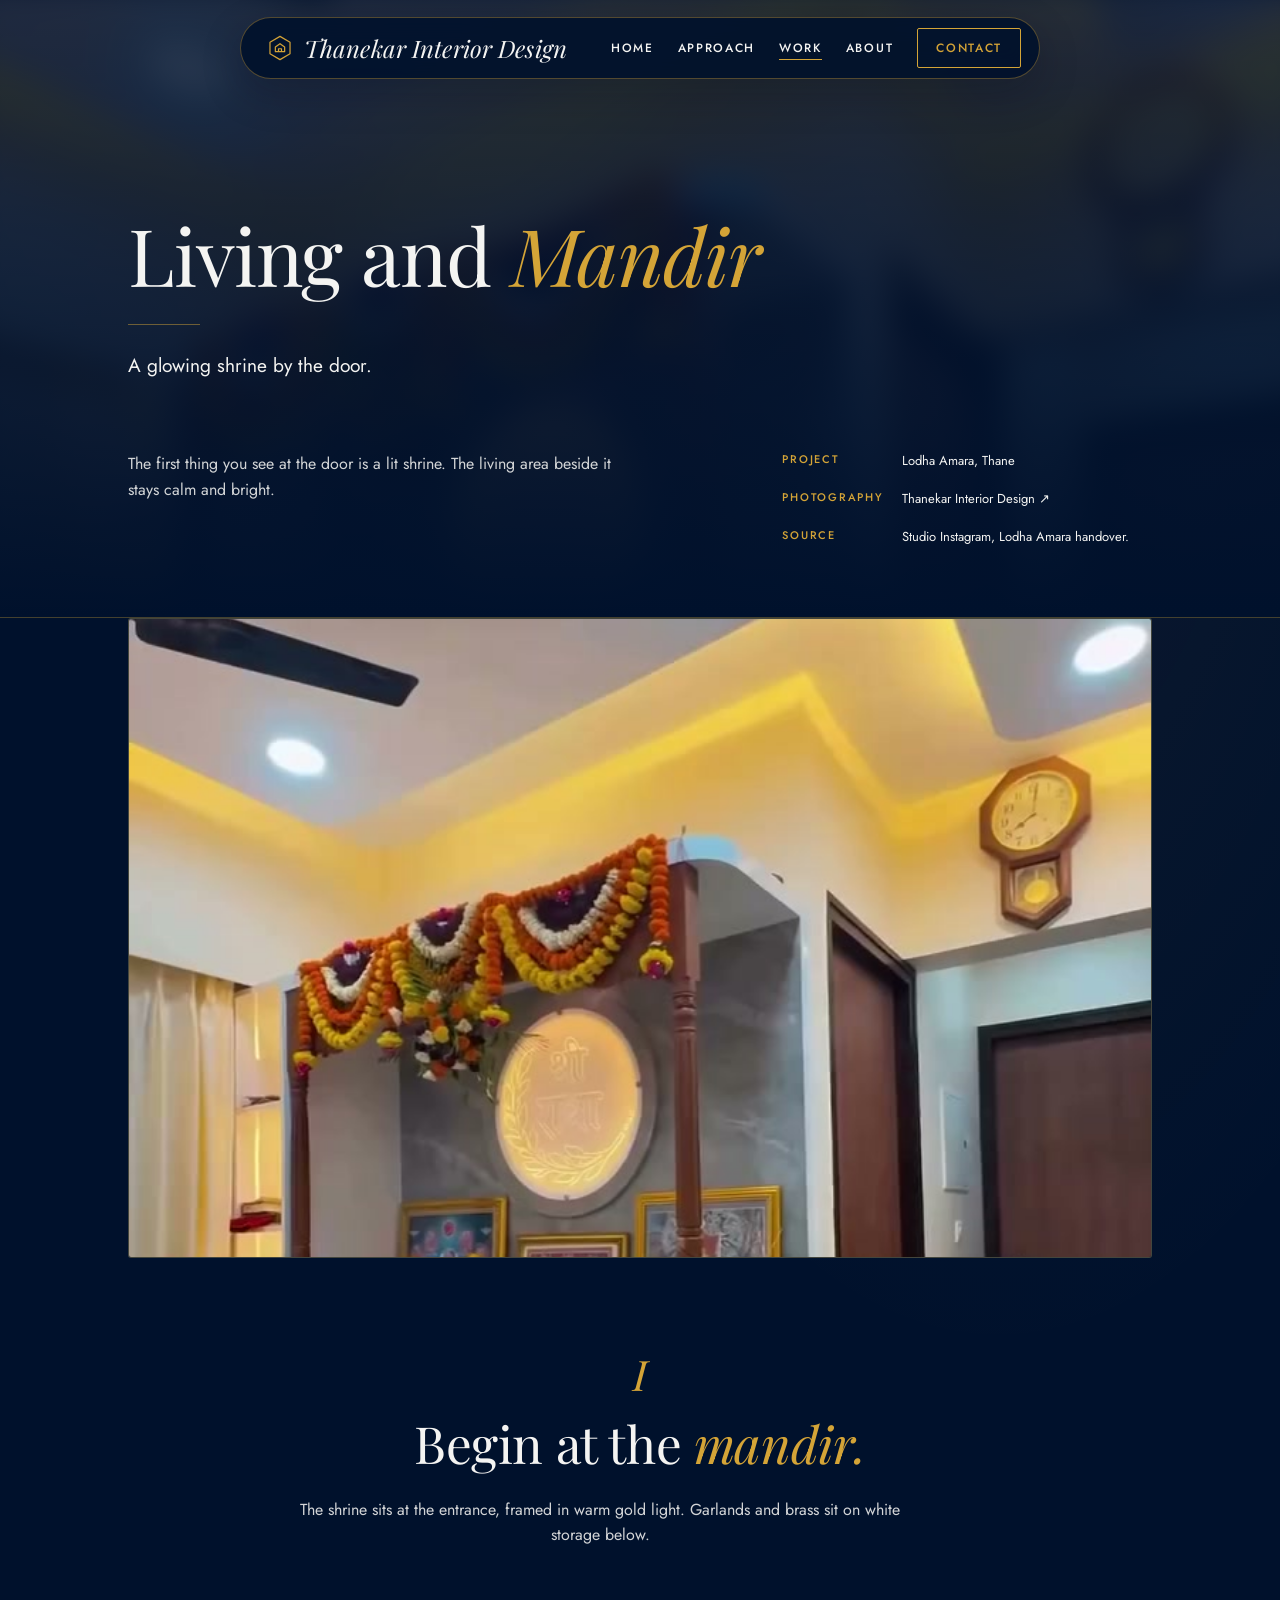
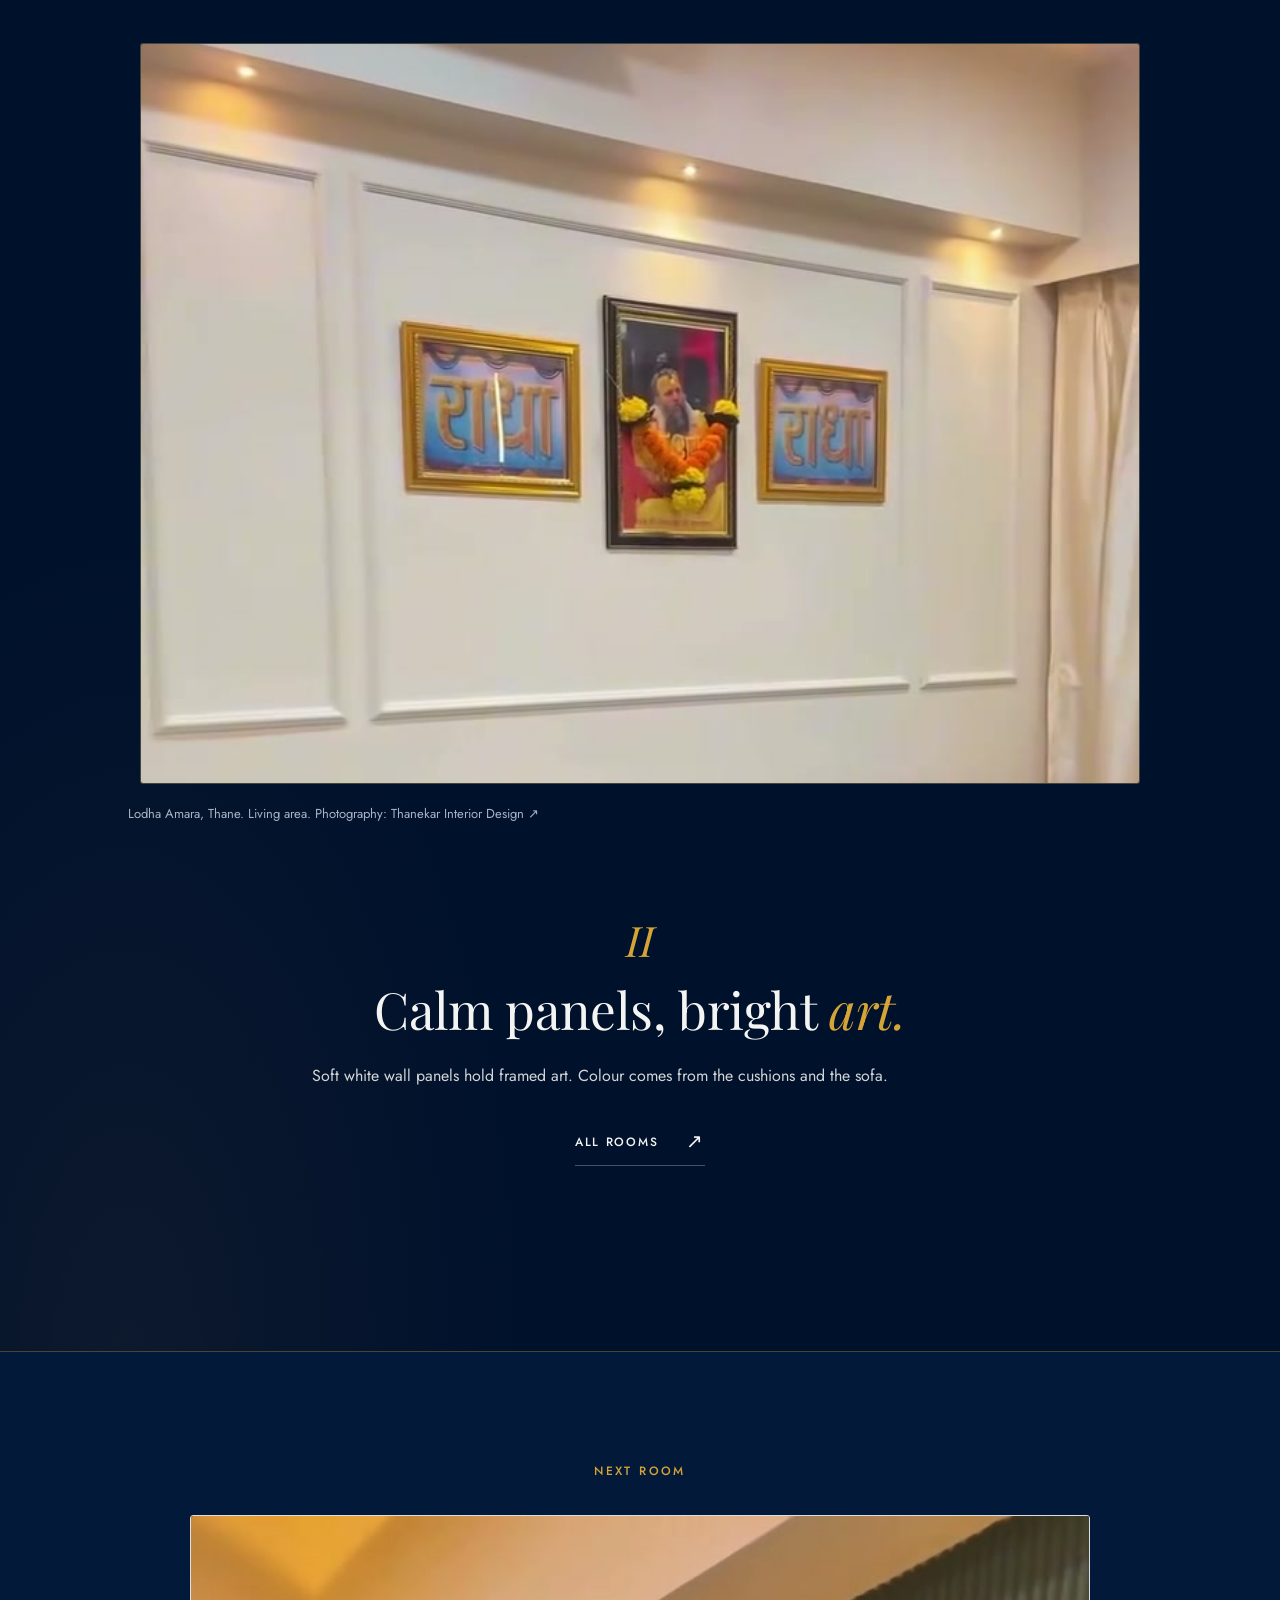
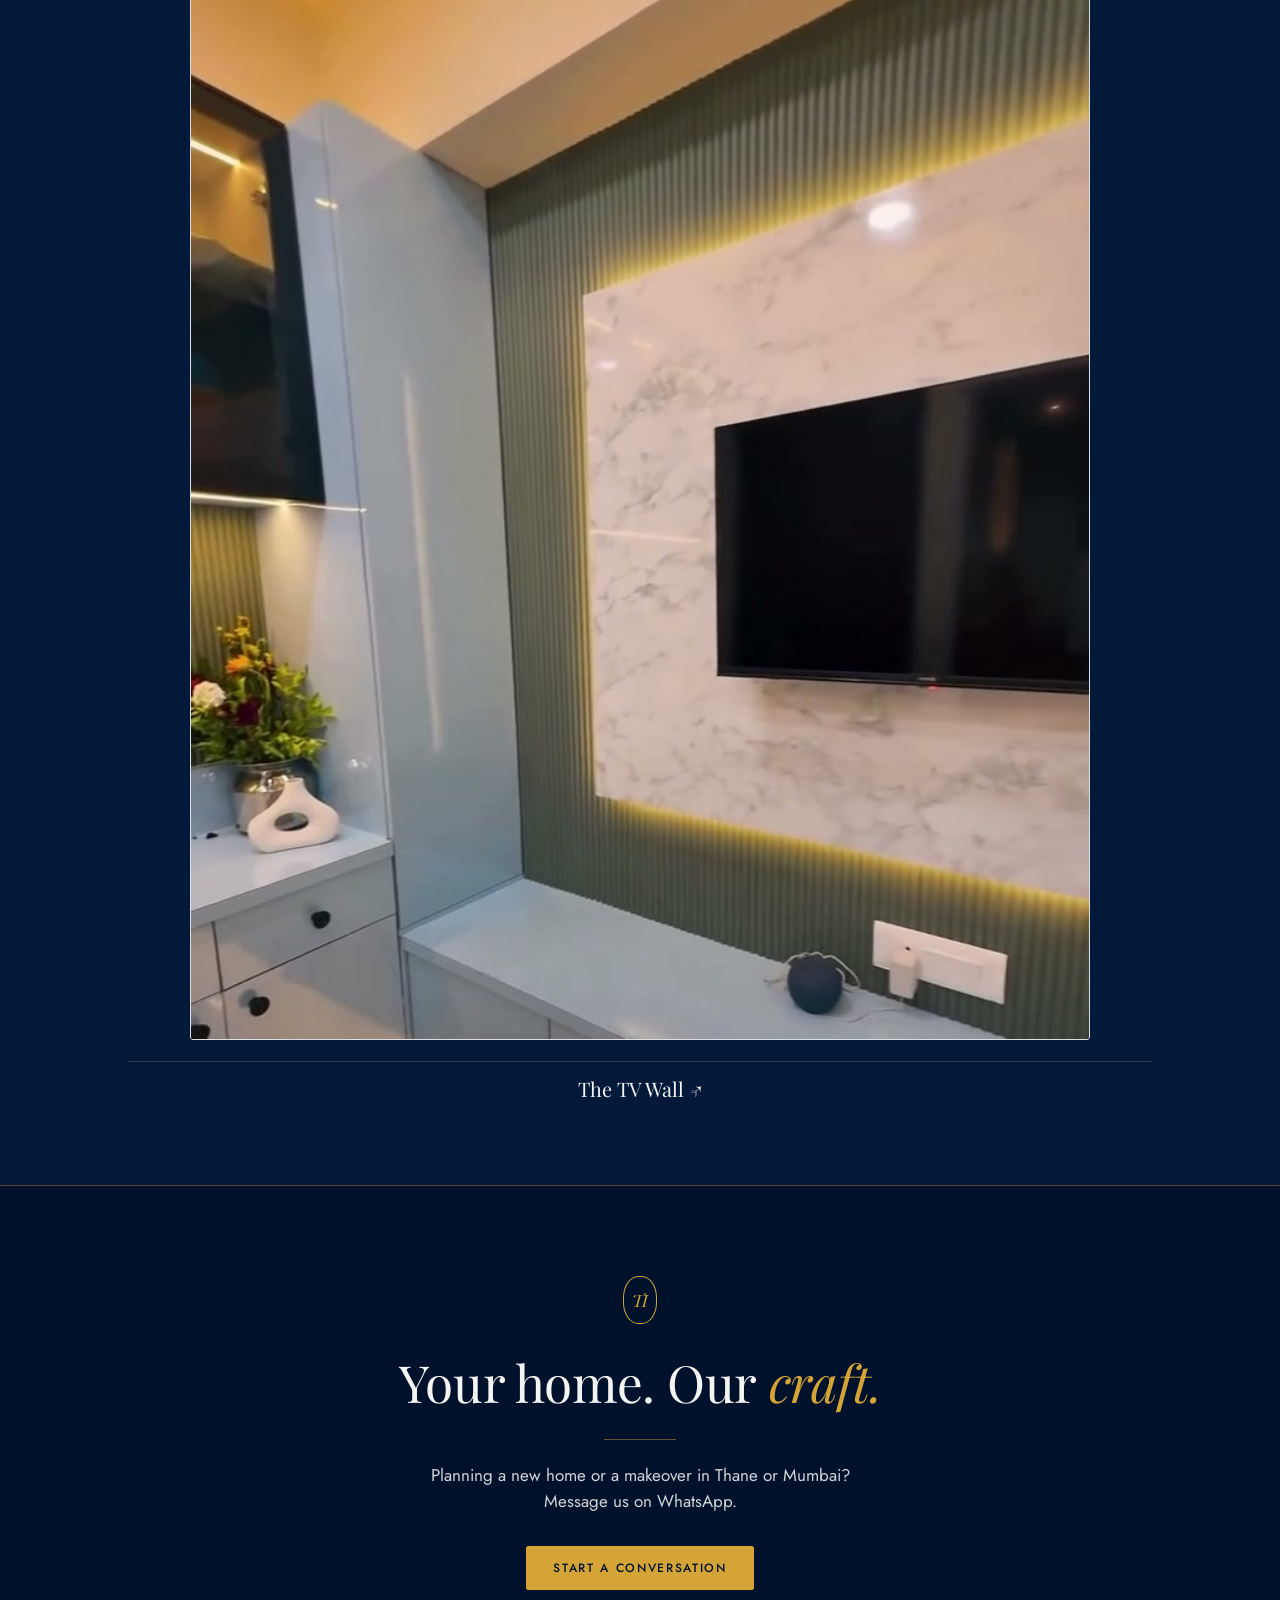
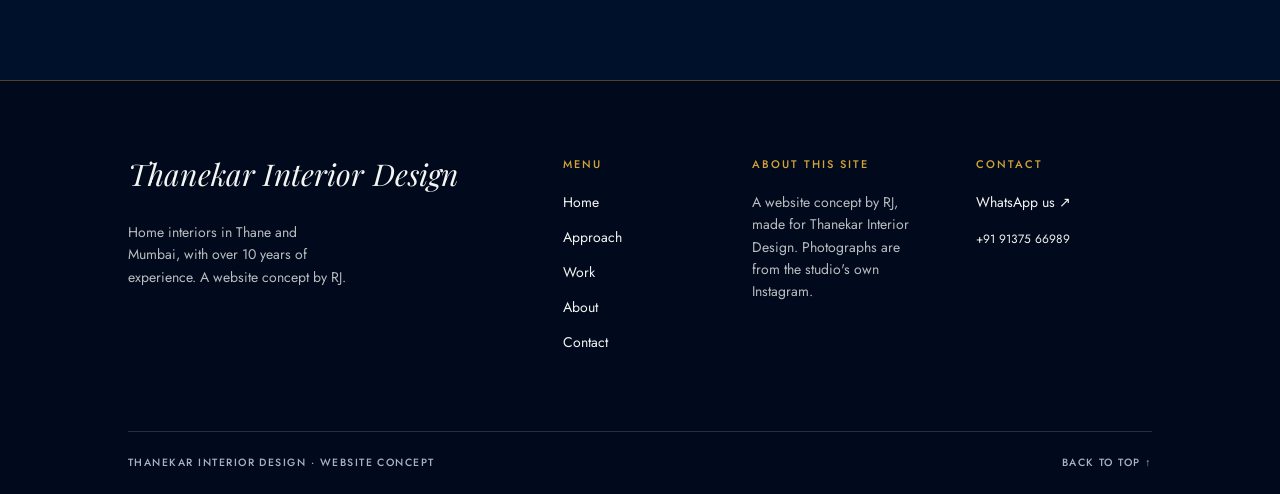
<file: living-and-mandir.html>
<!doctype html>
<html lang="en">
<head>
<meta charset="utf-8">
<meta name="viewport" content="width=device-width, initial-scale=1">
<meta name="description" content="The first thing you see at the door is a lit shrine. The living area beside it stays calm and bright.">
<meta name="theme-color" content="#1b1613">
<title>Living and Mandir — Thanekar Interior Design</title>

<link rel="preload" href="assets/fonts/jost.ttf" as="font" type="font/ttf" crossorigin>
<link rel="stylesheet" href="styles.css?v=bfb5189c70">
<script src="site.js?v=db921c38a8" defer></script>
</head>
<body class="page-interior page-project">
<a class="skip-link" href="#main-content">Skip to content</a>
<header class="site-header">
  <div class="header-inner">
    <a class="wordmark" href="index.html" aria-label="Thanekar Interior Design home">Thanekar Interior Design</a>
    <nav class="desktop-nav" aria-label="Main navigation">
      <a href="index.html">Home</a><a href="process.html">Approach</a><a href="work.html" aria-current="page">Work</a><a href="studio.html">About</a><a class="nav-contact" href="contact.html">Contact</a>
    </nav>
    <details class="mobile-menu">
      <summary aria-controls="mobile-navigation"><span class="menu-open-label">Menu</span><span class="menu-close-label">Close</span><span class="menu-lines" aria-hidden="true"></span></summary>
      <div class="menu-panel" id="mobile-navigation"><nav aria-label="Mobile navigation"><a href="index.html">Home</a><a href="process.html">Approach</a><a href="work.html" aria-current="page">Work</a><a href="studio.html">About</a><a href="contact.html">Contact</a></nav><p class="menu-note">A website concept by RJ, made for Thanekar Interior Design. Photographs are from the studio&#x27;s own Instagram.</p></div>
    </details>
  </div>
</header>

<main id="main-content"><article class="surface-dark">
  <header class="fl-project-intro">
    <div class="fl-project-backdrop" aria-hidden="true"><img src="assets/th-mandir.jpg" srcset="assets/th-mandir.jpg 720w, assets/th-mandir.jpg 720w" sizes="100vw" width="720" height="900" alt="A lit mandir with marigold garlands, a gold-lined ceiling and a panelled living wall with framed deity art." loading="eager" decoding="async" fetchpriority="high" style="object-position:50% 50%"></div>
    <div class="container">
      <div class="fl-project-heading">
        <h1 class="display" data-reveal="text">Living and Mandir</h1>
        <p class="body-large">A glowing shrine by the door.</p>
      </div>
      <div class="fl-project-summary">
        <p>The first thing you see at the door is a lit shrine. The living area beside it stays calm and bright.</p>
        <dl>
          <div><dt>Project</dt><dd>Lodha Amara, Thane</dd></div>
          <div><dt>Photography</dt><dd><a href="https://www.instagram.com/p/DVYXO3fDGfI/">Thanekar Interior Design <span aria-hidden="true">↗</span></a></dd></div>
          <div><dt>Source</dt><dd>Studio Instagram, Lodha Amara handover.</dd></div>
        </dl>
      </div>
    </div>
  </header>
  <div class="container fl-project-gallery">
    <figure class="media-frame media-wide" data-reveal="image"><img src="assets/th-mandir.jpg" srcset="assets/th-mandir.jpg 720w, assets/th-mandir.jpg 720w" sizes="100vw" width="720" height="900" alt="A lit mandir with marigold garlands, a gold-lined ceiling and a panelled living wall with framed deity art." loading="eager" decoding="async" fetchpriority="high" style="object-position:50% 50%"></figure>
    <section class="fl-project-story" aria-labelledby="story-title">
      <h2 id="story-title" class="heading" data-reveal="text">Begin at the mandir.</h2>
      <p>The shrine sits at the entrance, framed in warm gold light. Garlands and brass sit on white storage below.</p>
    </section>
    <figure>
      <div class="media-frame media-wide" data-reveal="image"><img src="assets/th-living.jpg" srcset="assets/th-living.jpg 720w, assets/th-living.jpg 720w" sizes="(max-width: 767px) calc(100vw - 44px), 50vw" width="720" height="900" alt="Lodha Amara, Thane. Living area." loading="lazy" decoding="async" style="object-position:50% 50%"></div>
      <figcaption>Lodha Amara, Thane. Living area. <a href="https://www.instagram.com/p/DVYXO3fDGfI/">Photography: Thanekar Interior Design <span aria-hidden="true">↗</span></a></figcaption>
    </figure>
    <section class="fl-project-story" aria-labelledby="detail-title">
      <h2 id="detail-title" class="heading" data-reveal="text">Calm panels, bright art.</h2>
      <p>Soft white wall panels hold framed art. Colour comes from the cushions and the sofa.</p>
      <a class="text-link" href="work.html">All rooms <span aria-hidden="true">↗</span></a>
    </section>
  </div>
</article>
<section class="section surface-dark fl-next-project" aria-labelledby="next-title">
  <div class="container">
    <h2 id="next-title" class="heading">Next room</h2>
    <a class="project-card" href="tv-wall.html">
      <div class="media-frame media-wide" data-reveal="image"><img src="assets/th-tvwall.jpg" srcset="assets/th-tvwall.jpg 720w, assets/th-tvwall.jpg 720w" sizes="(max-width: 767px) calc(100vw - 44px), 50vw" width="720" height="900" alt="A TV wall with a marble panel, sage fluted wood and a glowing gold light frame." loading="lazy" decoding="async" style="object-position:50% 50%"></div>
      <div class="project-card__caption"><h3>The TV Wall <span aria-hidden="true">↗</span></h3></div>
    </a>
  </div>
</section>
</main>
<section class="closing-cta surface-cream"><div class="container"><span class="studio-seal" aria-hidden="true">TI</span><h2 class="heading" data-reveal="text">Your home. Our craft.</h2><p>Planning a new home or a makeover in Thane or Mumbai? Message us on WhatsApp.</p><a class="button-link button-dark" href="contact.html">Start a conversation</a></div></section>
<footer class="site-footer surface-dark"><div class="container"><div class="footer-grid"><div class="footer-brand"><a class="wordmark" href="index.html">Thanekar Interior Design</a><p>Home interiors in Thane and Mumbai, with over 10 years of experience. A website concept by RJ.</p></div><nav aria-label="Footer navigation"><h2>Menu</h2><a href="index.html">Home</a><a href="process.html">Approach</a><a href="work.html">Work</a><a href="studio.html">About</a><a href="contact.html">Contact</a></nav><div><h2>About this site</h2><p>A website concept by RJ, made for Thanekar Interior Design. Photographs are from the studio&#x27;s own Instagram.</p></div><div><h2>Contact</h2><a href="https://wa.me/919137566989?text=Hi%2C%20I%20saw%20your%20website%20and%20I%27d%20like%20to%20talk%20about%20my%20home%20interiors.">WhatsApp us <span aria-hidden="true">↗</span></a><a class="footer-phone" href="https://wa.me/919137566989?text=Hi%2C%20I%20saw%20your%20website%20and%20I%27d%20like%20to%20talk%20about%20my%20home%20interiors.">+91 91375 66989</a></div></div><div class="footer-bottom"><p>Thanekar Interior Design · Website concept</p><a href="#main-content">Back to top ↑</a></div></div></footer>

</body>
</html>
</file>
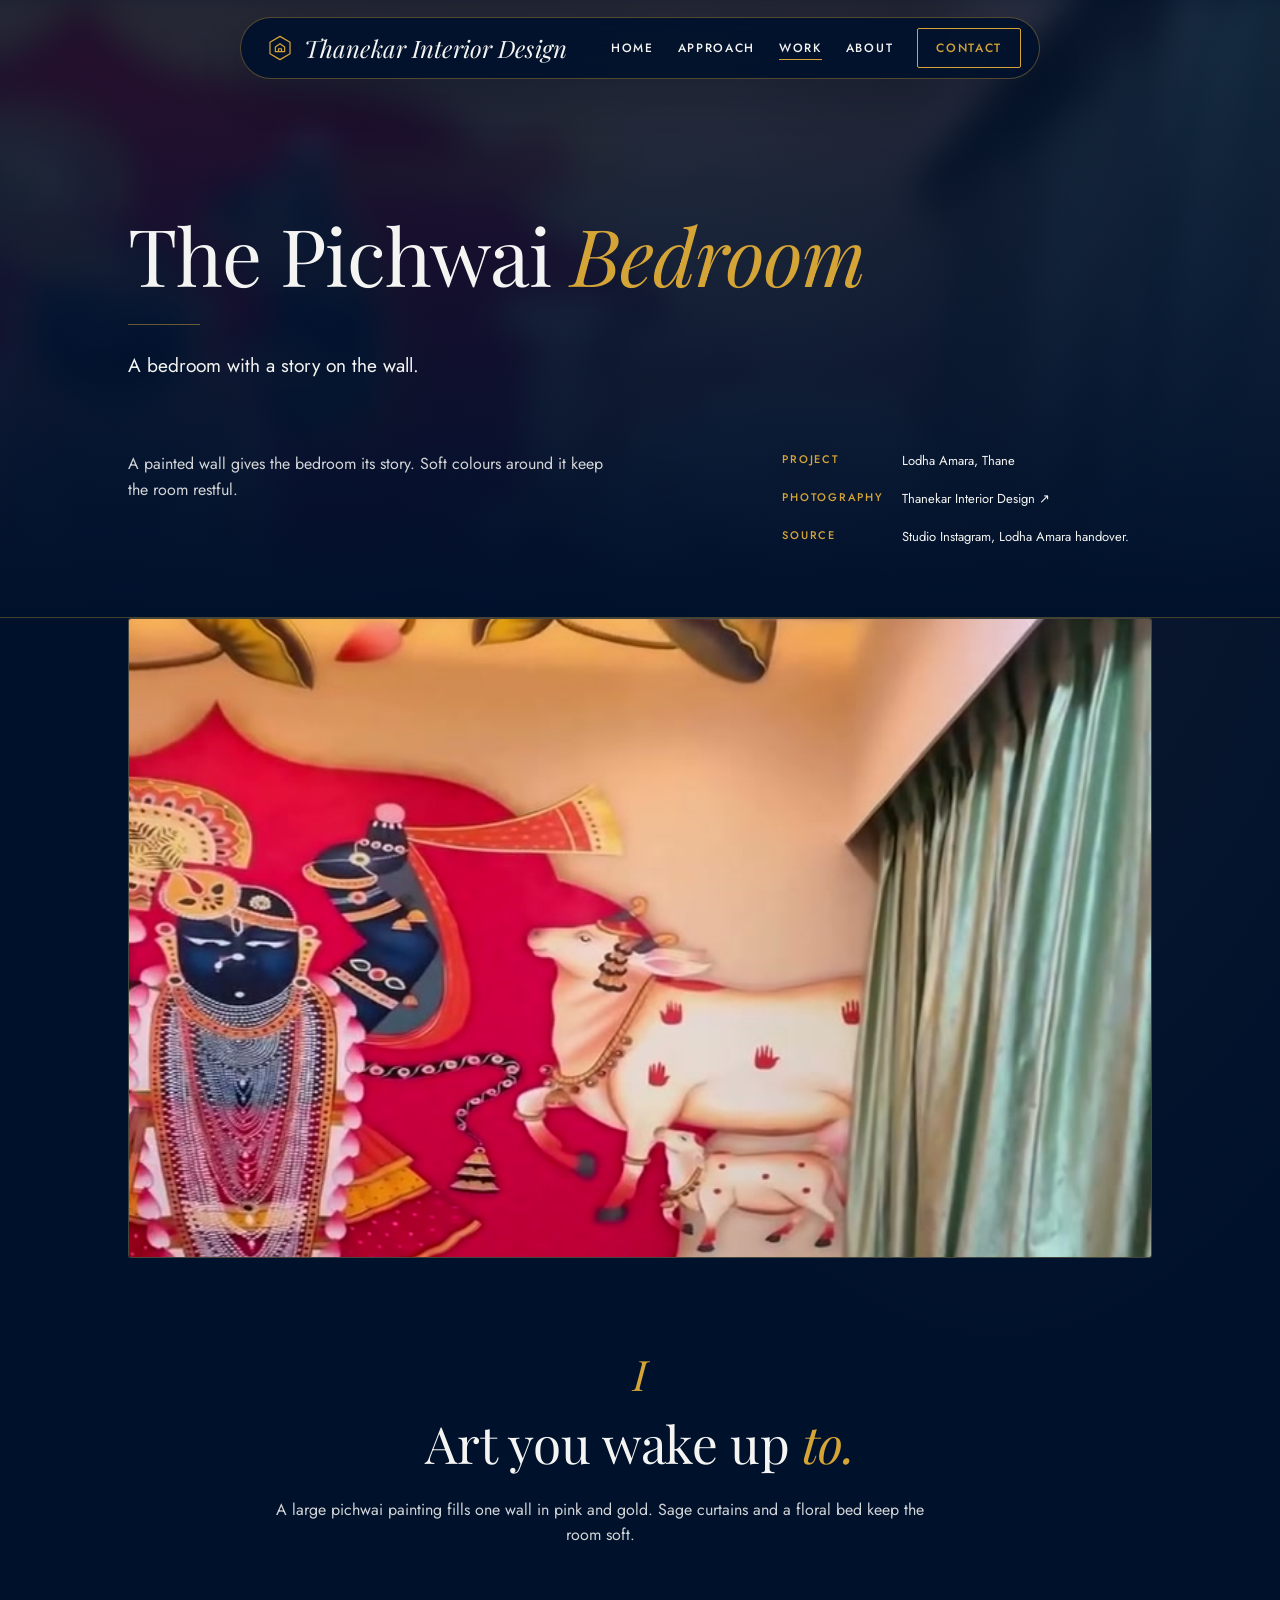
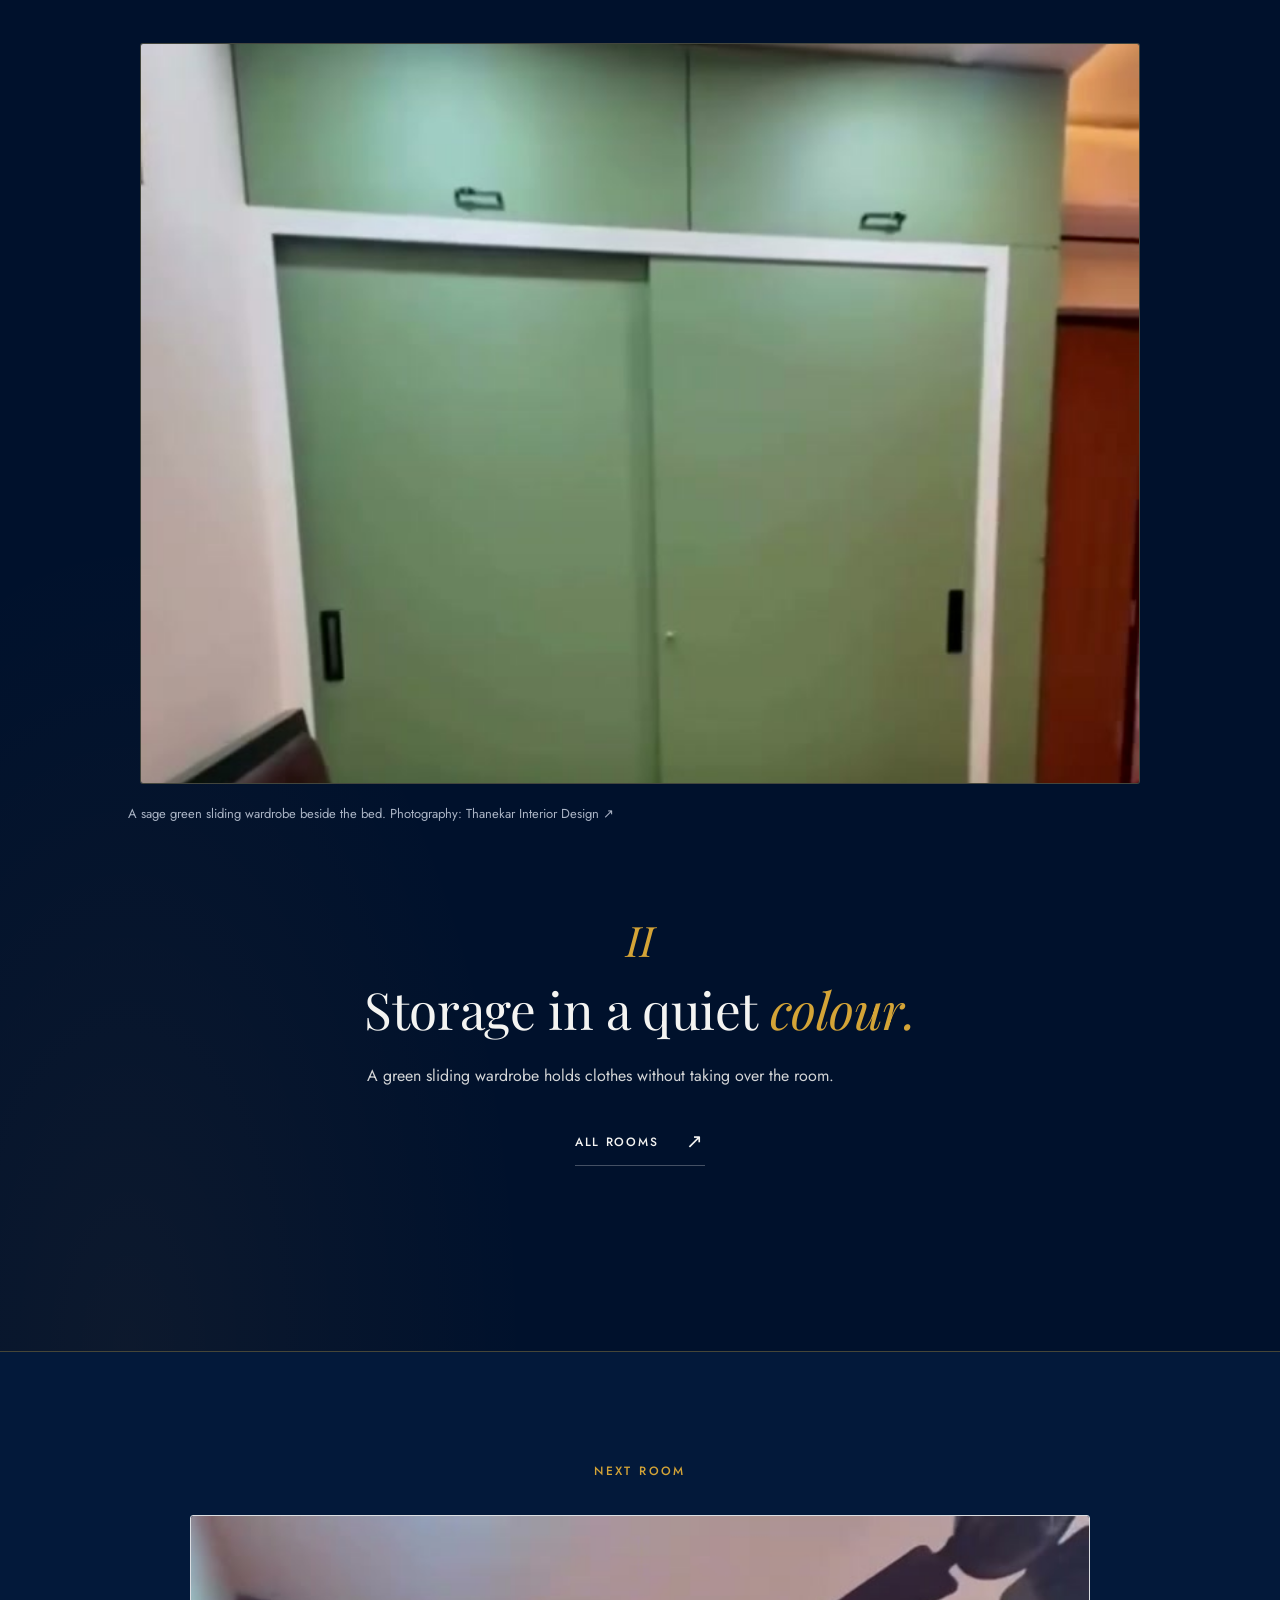
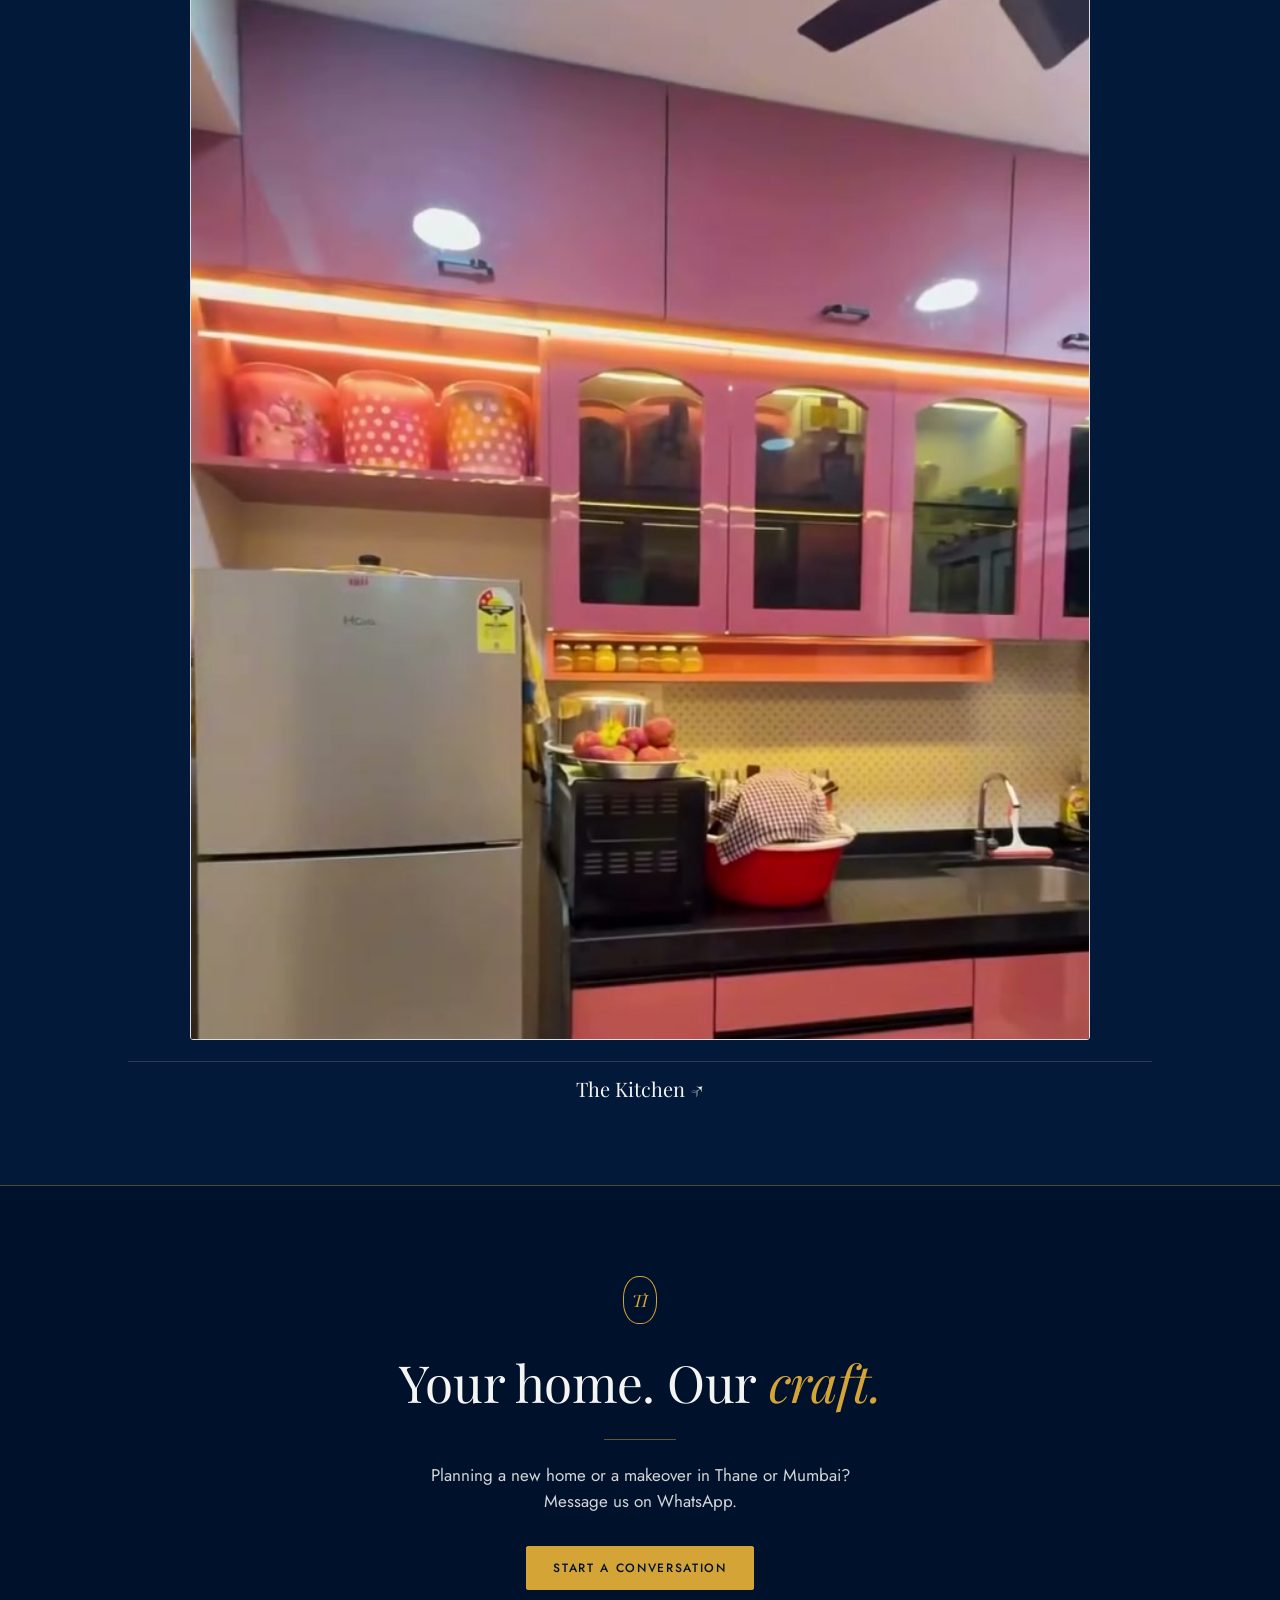
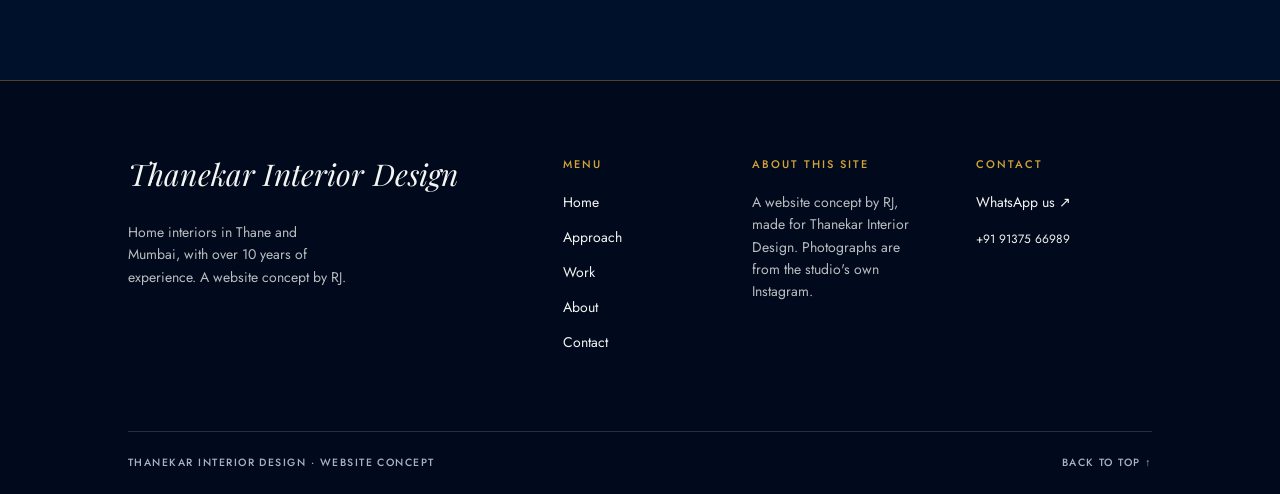
<file: pichwai-bedroom.html>
<!doctype html>
<html lang="en">
<head>
<meta charset="utf-8">
<meta name="viewport" content="width=device-width, initial-scale=1">
<meta name="description" content="A painted wall gives the bedroom its story. Soft colours around it keep the room restful.">
<meta name="theme-color" content="#1b1613">
<title>The Pichwai Bedroom — Thanekar Interior Design</title>

<link rel="preload" href="assets/fonts/jost.ttf" as="font" type="font/ttf" crossorigin>
<link rel="stylesheet" href="styles.css?v=bfb5189c70">
<script src="site.js?v=db921c38a8" defer></script>
</head>
<body class="page-interior page-project">
<a class="skip-link" href="#main-content">Skip to content</a>
<header class="site-header">
  <div class="header-inner">
    <a class="wordmark" href="index.html" aria-label="Thanekar Interior Design home">Thanekar Interior Design</a>
    <nav class="desktop-nav" aria-label="Main navigation">
      <a href="index.html">Home</a><a href="process.html">Approach</a><a href="work.html" aria-current="page">Work</a><a href="studio.html">About</a><a class="nav-contact" href="contact.html">Contact</a>
    </nav>
    <details class="mobile-menu">
      <summary aria-controls="mobile-navigation"><span class="menu-open-label">Menu</span><span class="menu-close-label">Close</span><span class="menu-lines" aria-hidden="true"></span></summary>
      <div class="menu-panel" id="mobile-navigation"><nav aria-label="Mobile navigation"><a href="index.html">Home</a><a href="process.html">Approach</a><a href="work.html" aria-current="page">Work</a><a href="studio.html">About</a><a href="contact.html">Contact</a></nav><p class="menu-note">A website concept by RJ, made for Thanekar Interior Design. Photographs are from the studio&#x27;s own Instagram.</p></div>
    </details>
  </div>
</header>

<main id="main-content"><article class="surface-dark">
  <header class="fl-project-intro">
    <div class="fl-project-backdrop" aria-hidden="true"><img src="assets/th-pichwai.jpg" srcset="assets/th-pichwai.jpg 720w, assets/th-pichwai.jpg 720w" sizes="100vw" width="720" height="900" alt="A bedroom with a hand-painted pichwai wall, pastel curtains and a floral bed." loading="eager" decoding="async" fetchpriority="high" style="object-position:50% 50%"></div>
    <div class="container">
      <div class="fl-project-heading">
        <h1 class="display" data-reveal="text">The Pichwai Bedroom</h1>
        <p class="body-large">A bedroom with a story on the wall.</p>
      </div>
      <div class="fl-project-summary">
        <p>A painted wall gives the bedroom its story. Soft colours around it keep the room restful.</p>
        <dl>
          <div><dt>Project</dt><dd>Lodha Amara, Thane</dd></div>
          <div><dt>Photography</dt><dd><a href="https://www.instagram.com/p/DVYXO3fDGfI/">Thanekar Interior Design <span aria-hidden="true">↗</span></a></dd></div>
          <div><dt>Source</dt><dd>Studio Instagram, Lodha Amara handover.</dd></div>
        </dl>
      </div>
    </div>
  </header>
  <div class="container fl-project-gallery">
    <figure class="media-frame media-wide" data-reveal="image"><img src="assets/th-pichwai.jpg" srcset="assets/th-pichwai.jpg 720w, assets/th-pichwai.jpg 720w" sizes="100vw" width="720" height="900" alt="A bedroom with a hand-painted pichwai wall, pastel curtains and a floral bed." loading="eager" decoding="async" fetchpriority="high" style="object-position:50% 50%"></figure>
    <section class="fl-project-story" aria-labelledby="story-title">
      <h2 id="story-title" class="heading" data-reveal="text">Art you wake up to.</h2>
      <p>A large pichwai painting fills one wall in pink and gold. Sage curtains and a floral bed keep the room soft.</p>
    </section>
    <figure>
      <div class="media-frame media-wide" data-reveal="image"><img src="assets/th-wardrobe.jpg" srcset="assets/th-wardrobe.jpg 720w, assets/th-wardrobe.jpg 720w" sizes="(max-width: 767px) calc(100vw - 44px), 50vw" width="720" height="900" alt="A sage green sliding wardrobe beside the bed." loading="lazy" decoding="async" style="object-position:50% 50%"></div>
      <figcaption>A sage green sliding wardrobe beside the bed. <a href="https://www.instagram.com/p/DVYXO3fDGfI/">Photography: Thanekar Interior Design <span aria-hidden="true">↗</span></a></figcaption>
    </figure>
    <section class="fl-project-story" aria-labelledby="detail-title">
      <h2 id="detail-title" class="heading" data-reveal="text">Storage in a quiet colour.</h2>
      <p>A green sliding wardrobe holds clothes without taking over the room.</p>
      <a class="text-link" href="work.html">All rooms <span aria-hidden="true">↗</span></a>
    </section>
  </div>
</article>
<section class="section surface-dark fl-next-project" aria-labelledby="next-title">
  <div class="container">
    <h2 id="next-title" class="heading">Next room</h2>
    <a class="project-card" href="kitchen.html">
      <div class="media-frame media-wide" data-reveal="image"><img src="assets/th-kitchen.jpg" srcset="assets/th-kitchen.jpg 720w, assets/th-kitchen.jpg 720w" sizes="(max-width: 767px) calc(100vw - 44px), 50vw" width="720" height="900" alt="A kitchen with rose pink cabinets, glass-front shutters and warm lighting under the shelves." loading="lazy" decoding="async" style="object-position:50% 50%"></div>
      <div class="project-card__caption"><h3>The Kitchen <span aria-hidden="true">↗</span></h3></div>
    </a>
  </div>
</section>
</main>
<section class="closing-cta surface-cream"><div class="container"><span class="studio-seal" aria-hidden="true">TI</span><h2 class="heading" data-reveal="text">Your home. Our craft.</h2><p>Planning a new home or a makeover in Thane or Mumbai? Message us on WhatsApp.</p><a class="button-link button-dark" href="contact.html">Start a conversation</a></div></section>
<footer class="site-footer surface-dark"><div class="container"><div class="footer-grid"><div class="footer-brand"><a class="wordmark" href="index.html">Thanekar Interior Design</a><p>Home interiors in Thane and Mumbai, with over 10 years of experience. A website concept by RJ.</p></div><nav aria-label="Footer navigation"><h2>Menu</h2><a href="index.html">Home</a><a href="process.html">Approach</a><a href="work.html">Work</a><a href="studio.html">About</a><a href="contact.html">Contact</a></nav><div><h2>About this site</h2><p>A website concept by RJ, made for Thanekar Interior Design. Photographs are from the studio&#x27;s own Instagram.</p></div><div><h2>Contact</h2><a href="https://wa.me/919137566989?text=Hi%2C%20I%20saw%20your%20website%20and%20I%27d%20like%20to%20talk%20about%20my%20home%20interiors.">WhatsApp us <span aria-hidden="true">↗</span></a><a class="footer-phone" href="https://wa.me/919137566989?text=Hi%2C%20I%20saw%20your%20website%20and%20I%27d%20like%20to%20talk%20about%20my%20home%20interiors.">+91 91375 66989</a></div></div><div class="footer-bottom"><p>Thanekar Interior Design · Website concept</p><a href="#main-content">Back to top ↑</a></div></div></footer>

</body>
</html>
</file>
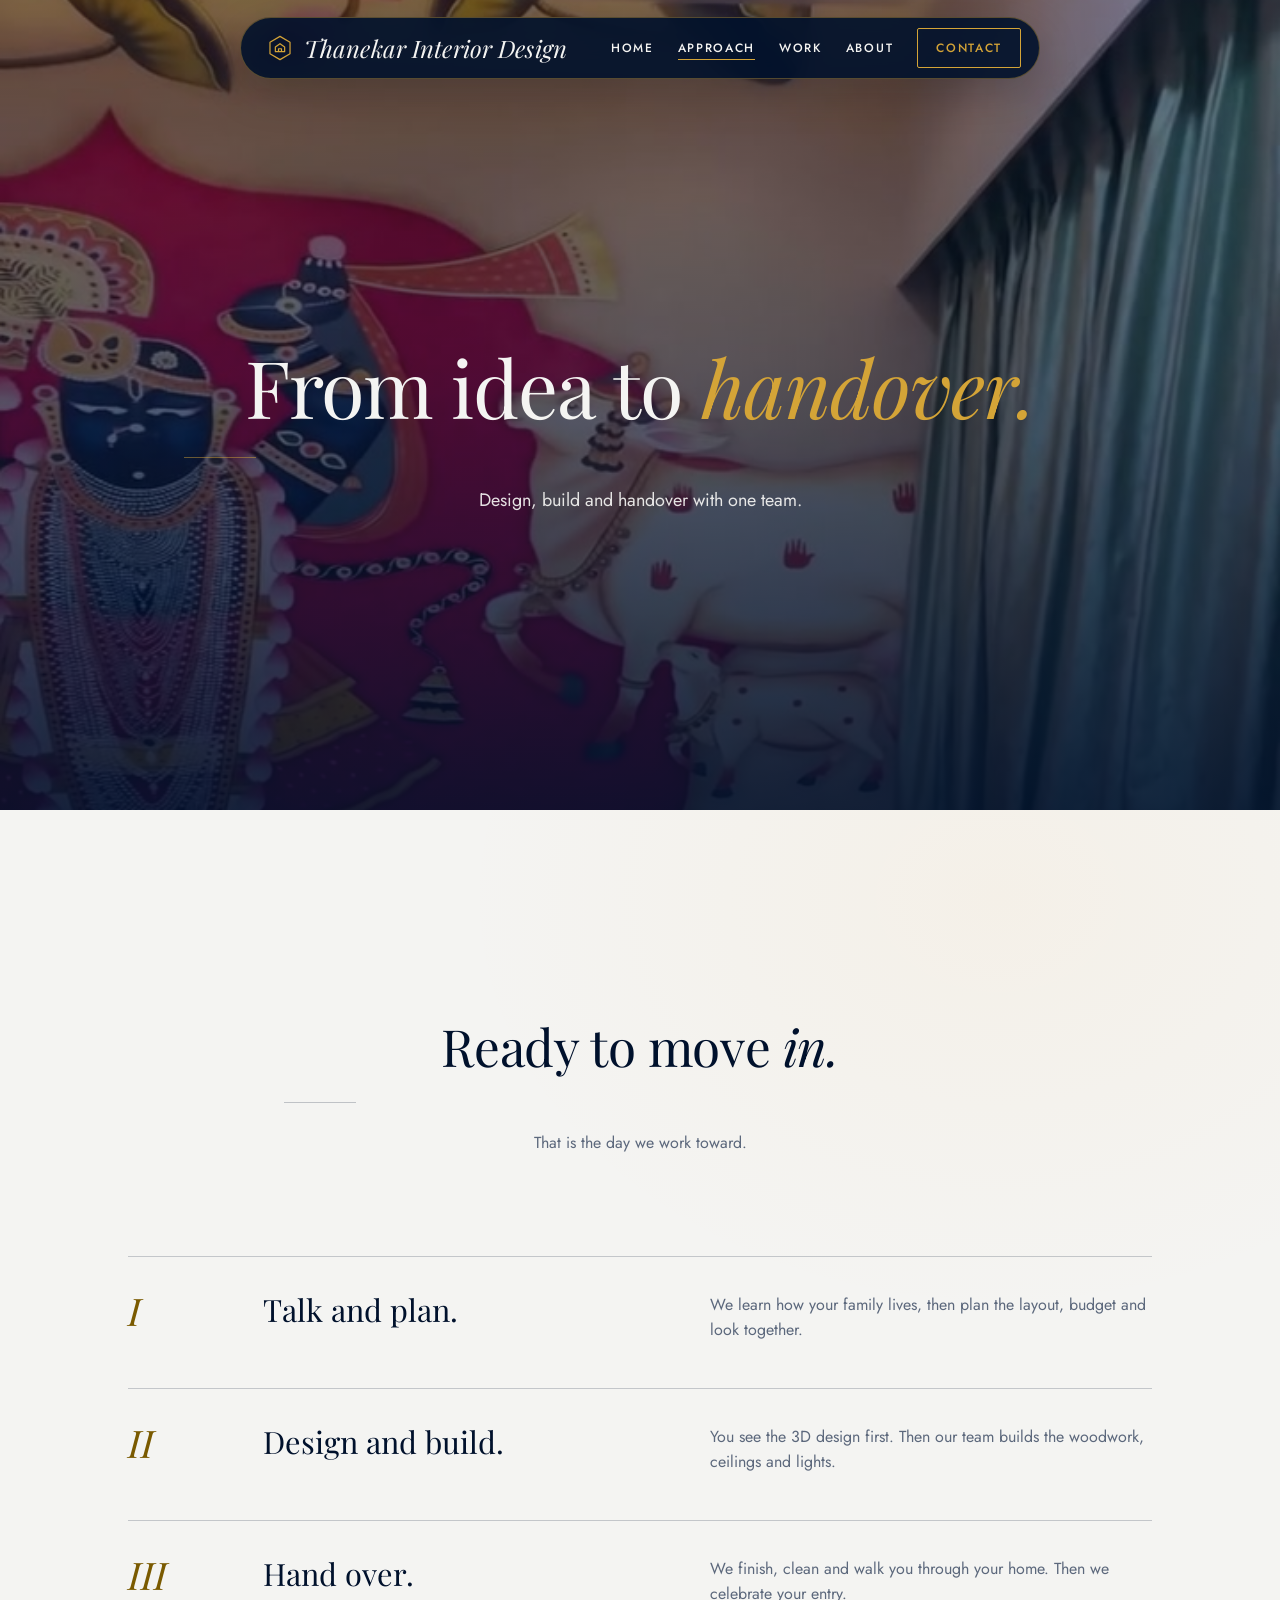
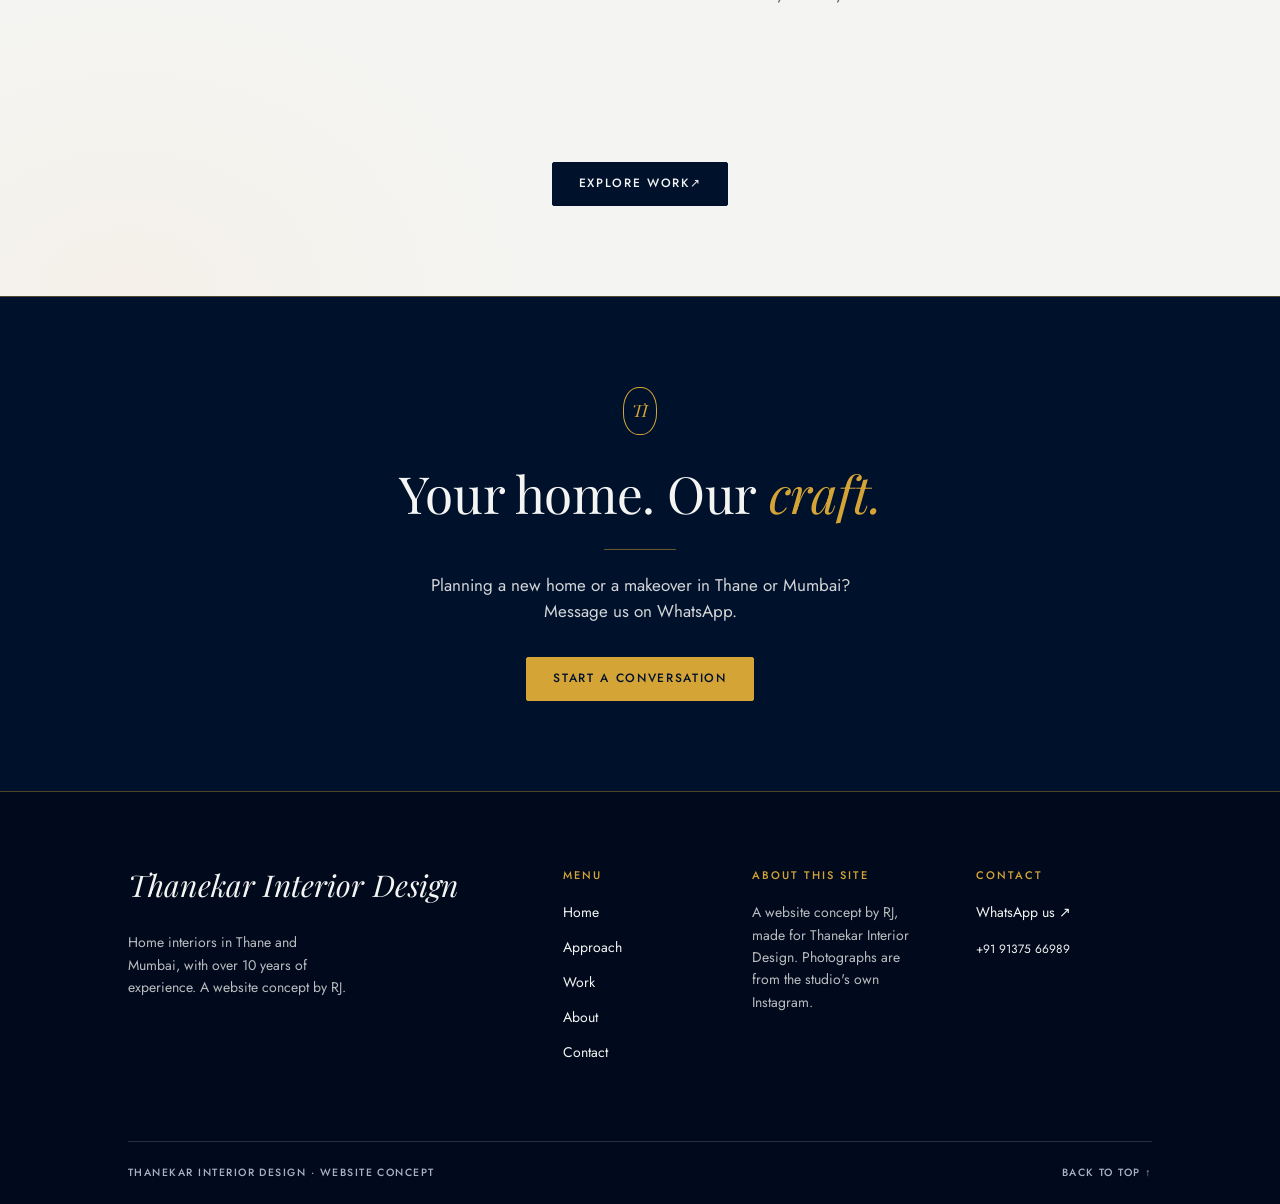
<file: process.html>
<!doctype html>
<html lang="en">
<head>
<meta charset="utf-8">
<meta name="viewport" content="width=device-width, initial-scale=1">
<meta name="description" content="Home interiors in Thane and Mumbai. Over 10 years of making homes that feel like home. A website concept by RJ.">
<meta name="theme-color" content="#1b1613">
<title>How we work — Thanekar Interior Design</title>

<link rel="preload" href="assets/fonts/jost.ttf" as="font" type="font/ttf" crossorigin>
<link rel="stylesheet" href="styles.css?v=bfb5189c70">
<script src="site.js?v=db921c38a8" defer></script>
</head>
<body class="page-interior page-process">
<a class="skip-link" href="#main-content">Skip to content</a>
<header class="site-header">
  <div class="header-inner">
    <a class="wordmark" href="index.html" aria-label="Thanekar Interior Design home">Thanekar Interior Design</a>
    <nav class="desktop-nav" aria-label="Main navigation">
      <a href="index.html">Home</a><a href="process.html" aria-current="page">Approach</a><a href="work.html">Work</a><a href="studio.html">About</a><a class="nav-contact" href="contact.html">Contact</a>
    </nav>
    <details class="mobile-menu">
      <summary aria-controls="mobile-navigation"><span class="menu-open-label">Menu</span><span class="menu-close-label">Close</span><span class="menu-lines" aria-hidden="true"></span></summary>
      <div class="menu-panel" id="mobile-navigation"><nav aria-label="Mobile navigation"><a href="index.html">Home</a><a href="process.html" aria-current="page">Approach</a><a href="work.html">Work</a><a href="studio.html">About</a><a href="contact.html">Contact</a></nav><p class="menu-note">A website concept by RJ, made for Thanekar Interior Design. Photographs are from the studio&#x27;s own Instagram.</p></div>
    </details>
  </div>
</header>

<main id="main-content"><section class="fl-image-hero" aria-labelledby="process-title">
  <div class="fl-image-hero-media"><img src="assets/th-pichwai.jpg" srcset="assets/th-pichwai.jpg 720w, assets/th-pichwai.jpg 720w" sizes="(max-width: 767px) calc(100vw - 44px), 50vw" width="720" height="900" alt="A bedroom with a hand-painted pichwai wall, pastel curtains and a floral bed." loading="lazy" decoding="async" style="object-position:50% 50%"></div>
  <div class="container">
    <h1 id="process-title" class="display" data-reveal="text">From idea to handover.</h1>
    <p class="page-lead">Design, build and handover with one team.</p>
  </div>
</section>
<section class="section surface-dark" aria-labelledby="approach-title">
  <div class="container">
    <div class="fl-services-intro">
      <h2 id="approach-title" class="heading" data-reveal="text">Ready to move in.</h2>
      <p>That is the day we work toward.</p>
    </div>
    <div class="fl-process-list">
      <article class="fl-process-step">
        <span class="fl-step-number" aria-hidden="true">01</span>
        <h3 class="heading" data-reveal="text">Talk and plan.</h3>
        <p>We learn how your family lives, then plan the layout, budget and look together.</p>
      </article>
      <article class="fl-process-step">
        <span class="fl-step-number" aria-hidden="true">02</span>
        <h3 class="heading" data-reveal="text">Design and build.</h3>
        <p>You see the 3D design first. Then our team builds the woodwork, ceilings and lights.</p>
      </article>
      <article class="fl-process-step">
        <span class="fl-step-number" aria-hidden="true">03</span>
        <h3 class="heading" data-reveal="text">Hand over.</h3>
        <p>We finish, clean and walk you through your home. Then we celebrate your entry.</p>
      </article>
    </div>
    <div class="fl-centered-closing"><a class="button-link" href="work.html">Explore work <span aria-hidden="true">↗</span></a></div>
  </div>
</section>
</main>
<section class="closing-cta surface-cream"><div class="container"><span class="studio-seal" aria-hidden="true">TI</span><h2 class="heading" data-reveal="text">Your home. Our craft.</h2><p>Planning a new home or a makeover in Thane or Mumbai? Message us on WhatsApp.</p><a class="button-link button-dark" href="contact.html">Start a conversation</a></div></section>
<footer class="site-footer surface-dark"><div class="container"><div class="footer-grid"><div class="footer-brand"><a class="wordmark" href="index.html">Thanekar Interior Design</a><p>Home interiors in Thane and Mumbai, with over 10 years of experience. A website concept by RJ.</p></div><nav aria-label="Footer navigation"><h2>Menu</h2><a href="index.html">Home</a><a href="process.html">Approach</a><a href="work.html">Work</a><a href="studio.html">About</a><a href="contact.html">Contact</a></nav><div><h2>About this site</h2><p>A website concept by RJ, made for Thanekar Interior Design. Photographs are from the studio&#x27;s own Instagram.</p></div><div><h2>Contact</h2><a href="https://wa.me/919137566989?text=Hi%2C%20I%20saw%20your%20website%20and%20I%27d%20like%20to%20talk%20about%20my%20home%20interiors.">WhatsApp us <span aria-hidden="true">↗</span></a><a class="footer-phone" href="https://wa.me/919137566989?text=Hi%2C%20I%20saw%20your%20website%20and%20I%27d%20like%20to%20talk%20about%20my%20home%20interiors.">+91 91375 66989</a></div></div><div class="footer-bottom"><p>Thanekar Interior Design · Website concept</p><a href="#main-content">Back to top ↑</a></div></div></footer>

</body>
</html>
</file>
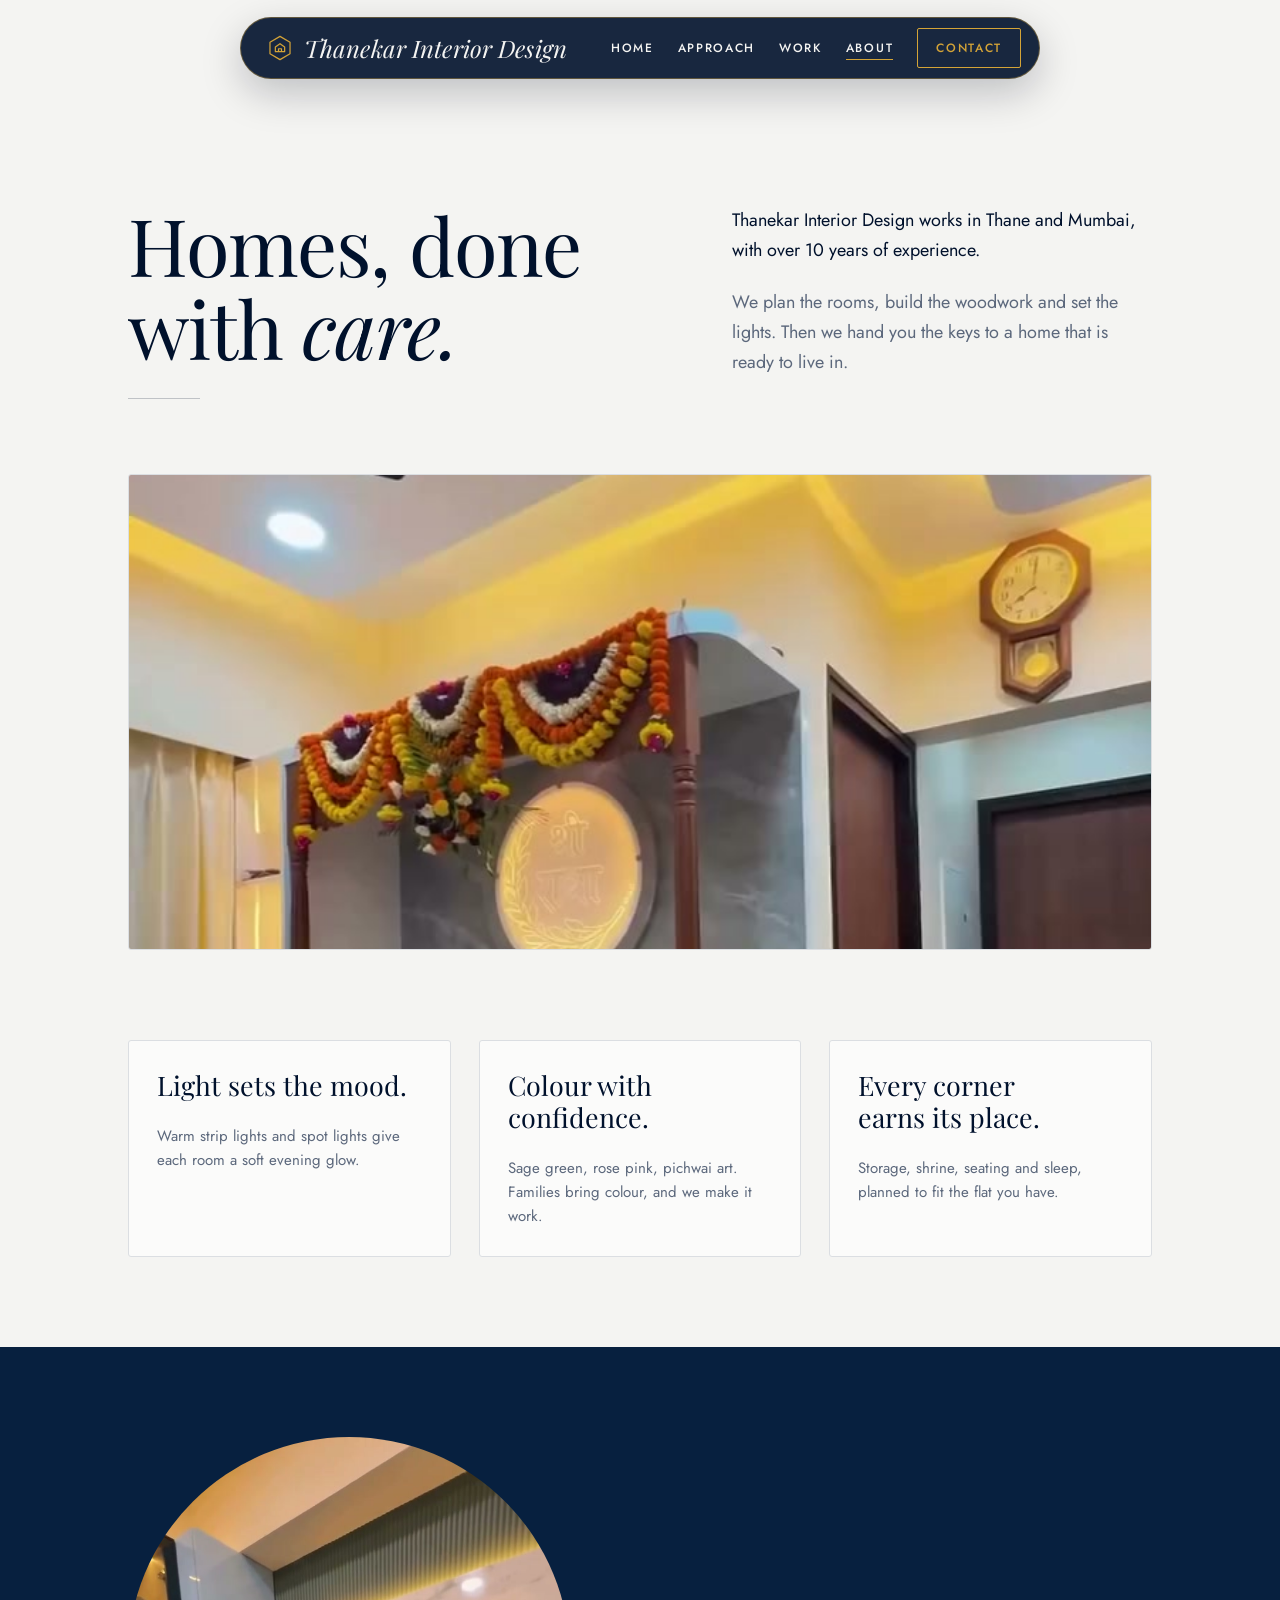
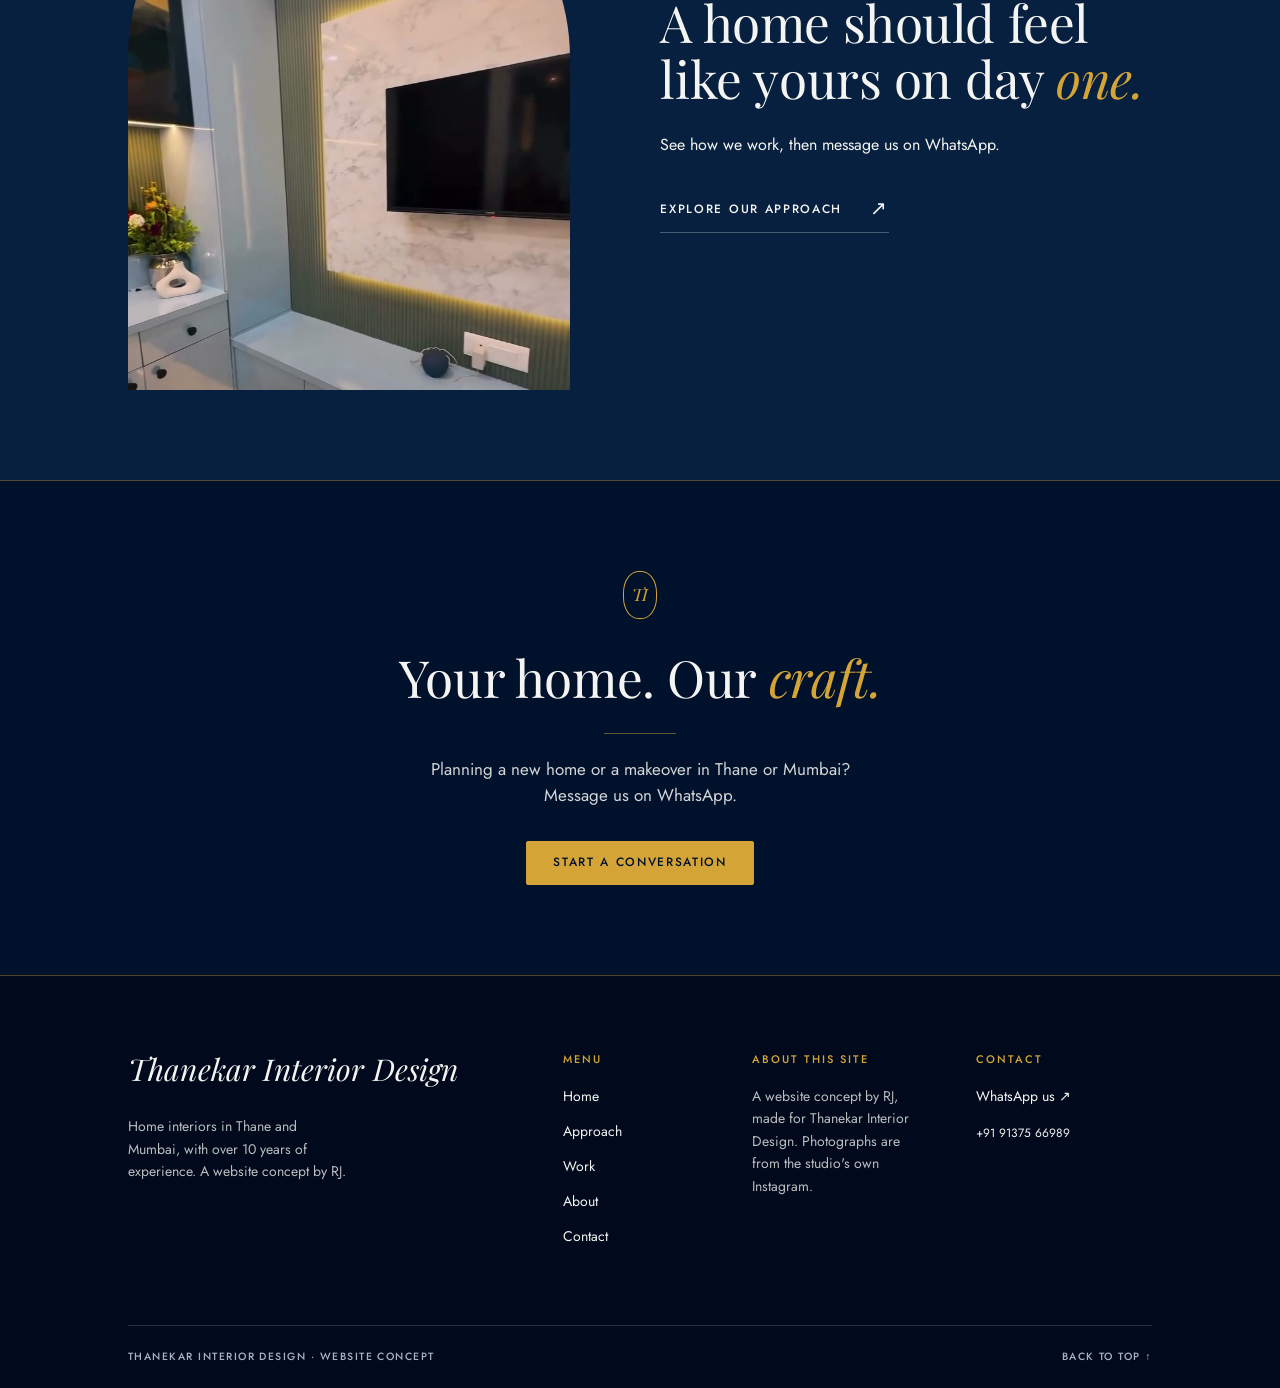
<file: studio.html>
<!doctype html>
<html lang="en">
<head>
<meta charset="utf-8">
<meta name="viewport" content="width=device-width, initial-scale=1">
<meta name="description" content="Home interiors in Thane and Mumbai. Over 10 years of making homes that feel like home. A website concept by RJ.">
<meta name="theme-color" content="#1b1613">
<title>The studio — Thanekar Interior Design</title>

<link rel="preload" href="assets/fonts/jost.ttf" as="font" type="font/ttf" crossorigin>
<link rel="stylesheet" href="styles.css?v=bfb5189c70">
<script src="site.js?v=db921c38a8" defer></script>
</head>
<body class="page-interior page-studio">
<a class="skip-link" href="#main-content">Skip to content</a>
<header class="site-header">
  <div class="header-inner">
    <a class="wordmark" href="index.html" aria-label="Thanekar Interior Design home">Thanekar Interior Design</a>
    <nav class="desktop-nav" aria-label="Main navigation">
      <a href="index.html">Home</a><a href="process.html">Approach</a><a href="work.html">Work</a><a href="studio.html" aria-current="page">About</a><a class="nav-contact" href="contact.html">Contact</a>
    </nav>
    <details class="mobile-menu">
      <summary aria-controls="mobile-navigation"><span class="menu-open-label">Menu</span><span class="menu-close-label">Close</span><span class="menu-lines" aria-hidden="true"></span></summary>
      <div class="menu-panel" id="mobile-navigation"><nav aria-label="Mobile navigation"><a href="index.html">Home</a><a href="process.html">Approach</a><a href="work.html">Work</a><a href="studio.html" aria-current="page">About</a><a href="contact.html">Contact</a></nav><p class="menu-note">A website concept by RJ, made for Thanekar Interior Design. Photographs are from the studio&#x27;s own Instagram.</p></div>
    </details>
  </div>
</header>

<main id="main-content"><section class="surface-cream" aria-labelledby="studio-title">
  <div class="container">
    <div class="fl-about-intro">
      <h1 id="studio-title" class="display" data-reveal="text">Homes, done with care.</h1>
      <div><p class="body-large">Thanekar Interior Design works in Thane and Mumbai, with over 10 years of experience.</p><p>We plan the rooms, build the woodwork and set the lights. Then we hand you the keys to a home that is ready to live in.</p></div>
    </div>
    <div class="fl-about-image media-frame media-wide" data-reveal="image"><img src="assets/th-mandir.jpg" srcset="assets/th-mandir.jpg 720w, assets/th-mandir.jpg 720w" sizes="(max-width: 767px) calc(100vw - 44px), 50vw" width="720" height="900" alt="A lit mandir with marigold garlands, a gold-lined ceiling and a panelled living wall with framed deity art." loading="lazy" decoding="async" style="object-position:50% 50%"></div>
    <div class="fl-principles section">
      <article id="light" class="fl-principle">
        <h2 class="heading" data-reveal="text">Light sets the mood.</h2>
        <p>Warm strip lights and spot lights give each room a soft evening glow.</p>
      </article>
      <article id="texture" class="fl-principle">
        <h2 class="heading" data-reveal="text">Colour with confidence.</h2>
        <p>Sage green, rose pink, pichwai art. Families bring colour, and we make it work.</p>
      </article>
      <article id="proportion" class="fl-principle">
        <h2 class="heading" data-reveal="text">Every corner earns its place.</h2>
        <p>Storage, shrine, seating and sleep, planned to fit the flat you have.</p>
      </article>
    </div>
  </div>
</section>
<section class="section surface-forest" aria-labelledby="studio-statement-title">
  <div class="container origin-layout">
    <div class="media-frame media-portrait" data-reveal="image"><img src="assets/th-tvwall.jpg" srcset="assets/th-tvwall.jpg 720w, assets/th-tvwall.jpg 720w" sizes="(max-width: 767px) calc(100vw - 44px), 50vw" width="720" height="900" alt="A TV wall with a marble panel, sage fluted wood and a glowing gold light frame." loading="lazy" decoding="async" style="object-position:50% 50%"></div>
    <div>
      <h2 id="studio-statement-title" class="heading" data-reveal="text">A home should feel like yours on day one.</h2>
      <p>See how we work, then message us on WhatsApp.</p>
      <a class="text-link" href="process.html">Explore our approach <span aria-hidden="true">↗</span></a>
    </div>
  </div>
</section>
</main>
<section class="closing-cta surface-cream"><div class="container"><span class="studio-seal" aria-hidden="true">TI</span><h2 class="heading" data-reveal="text">Your home. Our craft.</h2><p>Planning a new home or a makeover in Thane or Mumbai? Message us on WhatsApp.</p><a class="button-link button-dark" href="contact.html">Start a conversation</a></div></section>
<footer class="site-footer surface-dark"><div class="container"><div class="footer-grid"><div class="footer-brand"><a class="wordmark" href="index.html">Thanekar Interior Design</a><p>Home interiors in Thane and Mumbai, with over 10 years of experience. A website concept by RJ.</p></div><nav aria-label="Footer navigation"><h2>Menu</h2><a href="index.html">Home</a><a href="process.html">Approach</a><a href="work.html">Work</a><a href="studio.html">About</a><a href="contact.html">Contact</a></nav><div><h2>About this site</h2><p>A website concept by RJ, made for Thanekar Interior Design. Photographs are from the studio&#x27;s own Instagram.</p></div><div><h2>Contact</h2><a href="https://wa.me/919137566989?text=Hi%2C%20I%20saw%20your%20website%20and%20I%27d%20like%20to%20talk%20about%20my%20home%20interiors.">WhatsApp us <span aria-hidden="true">↗</span></a><a class="footer-phone" href="https://wa.me/919137566989?text=Hi%2C%20I%20saw%20your%20website%20and%20I%27d%20like%20to%20talk%20about%20my%20home%20interiors.">+91 91375 66989</a></div></div><div class="footer-bottom"><p>Thanekar Interior Design · Website concept</p><a href="#main-content">Back to top ↑</a></div></div></footer>

</body>
</html>
</file>
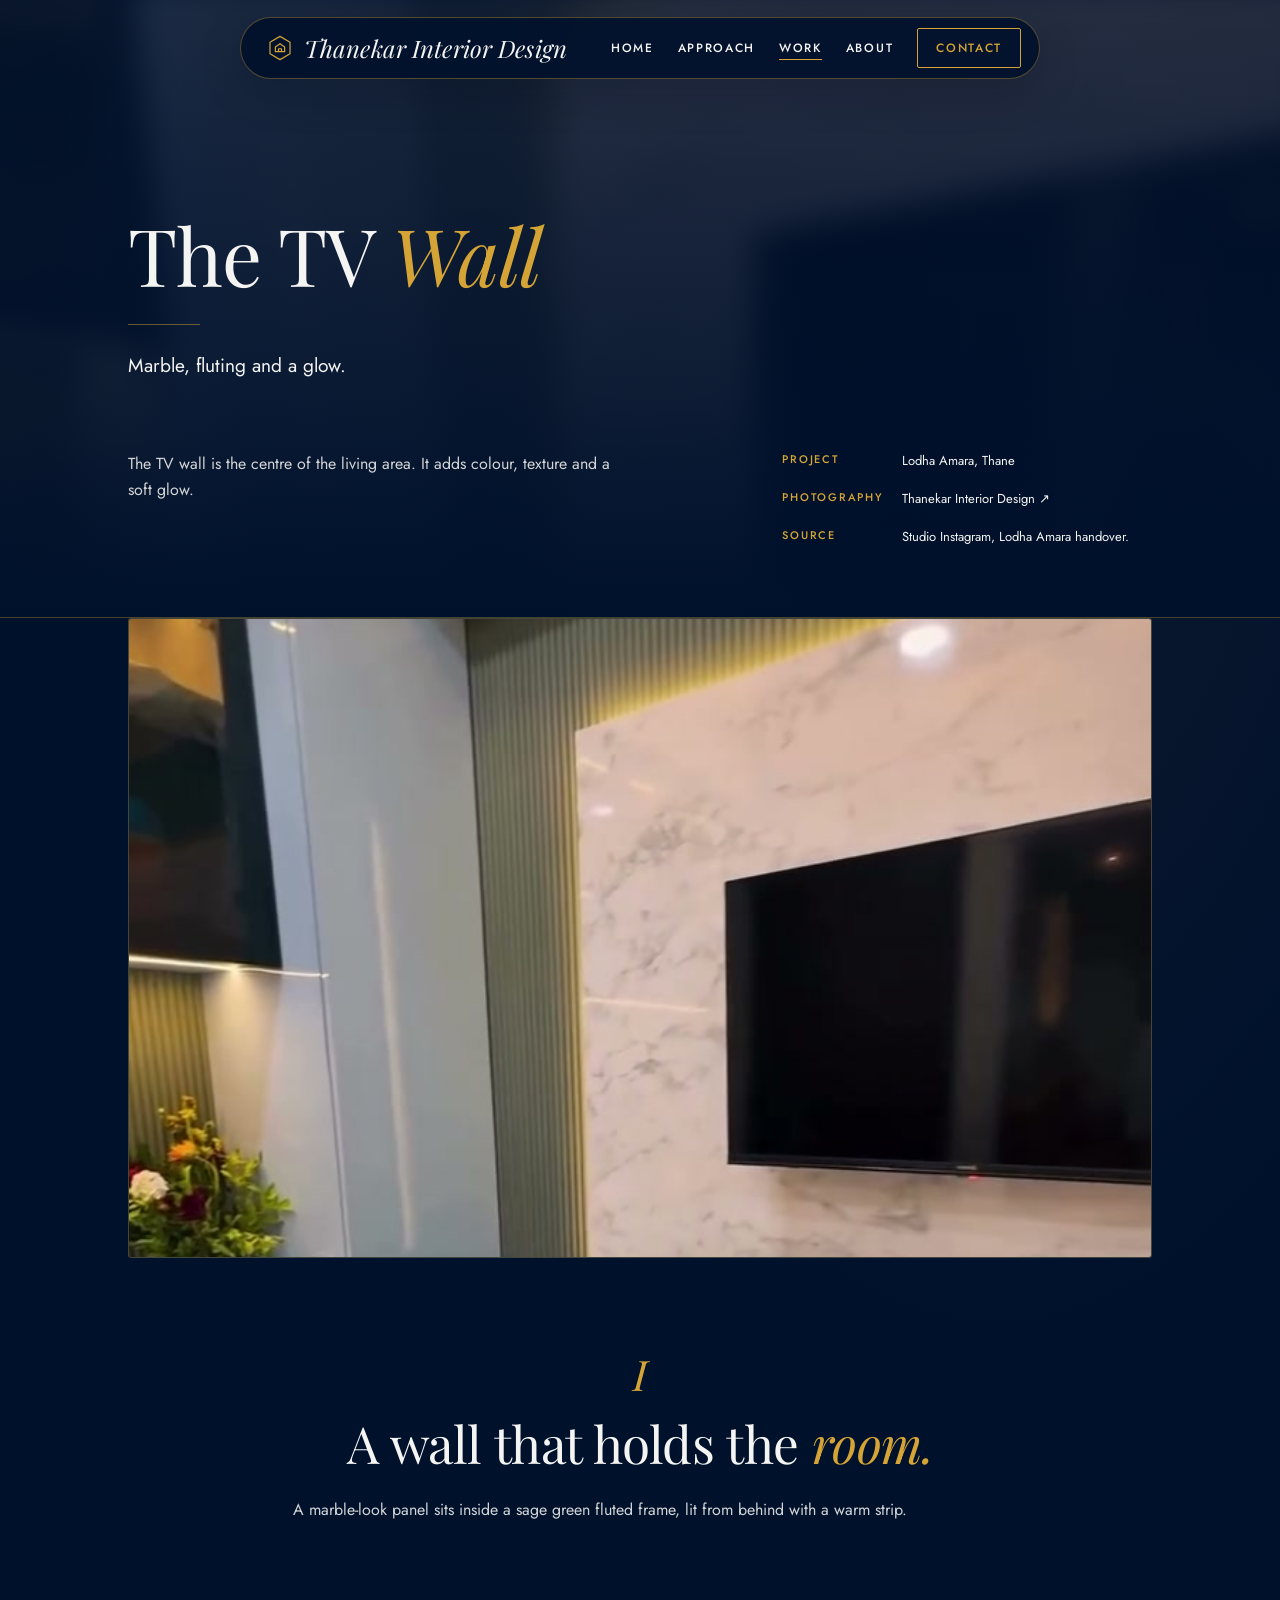
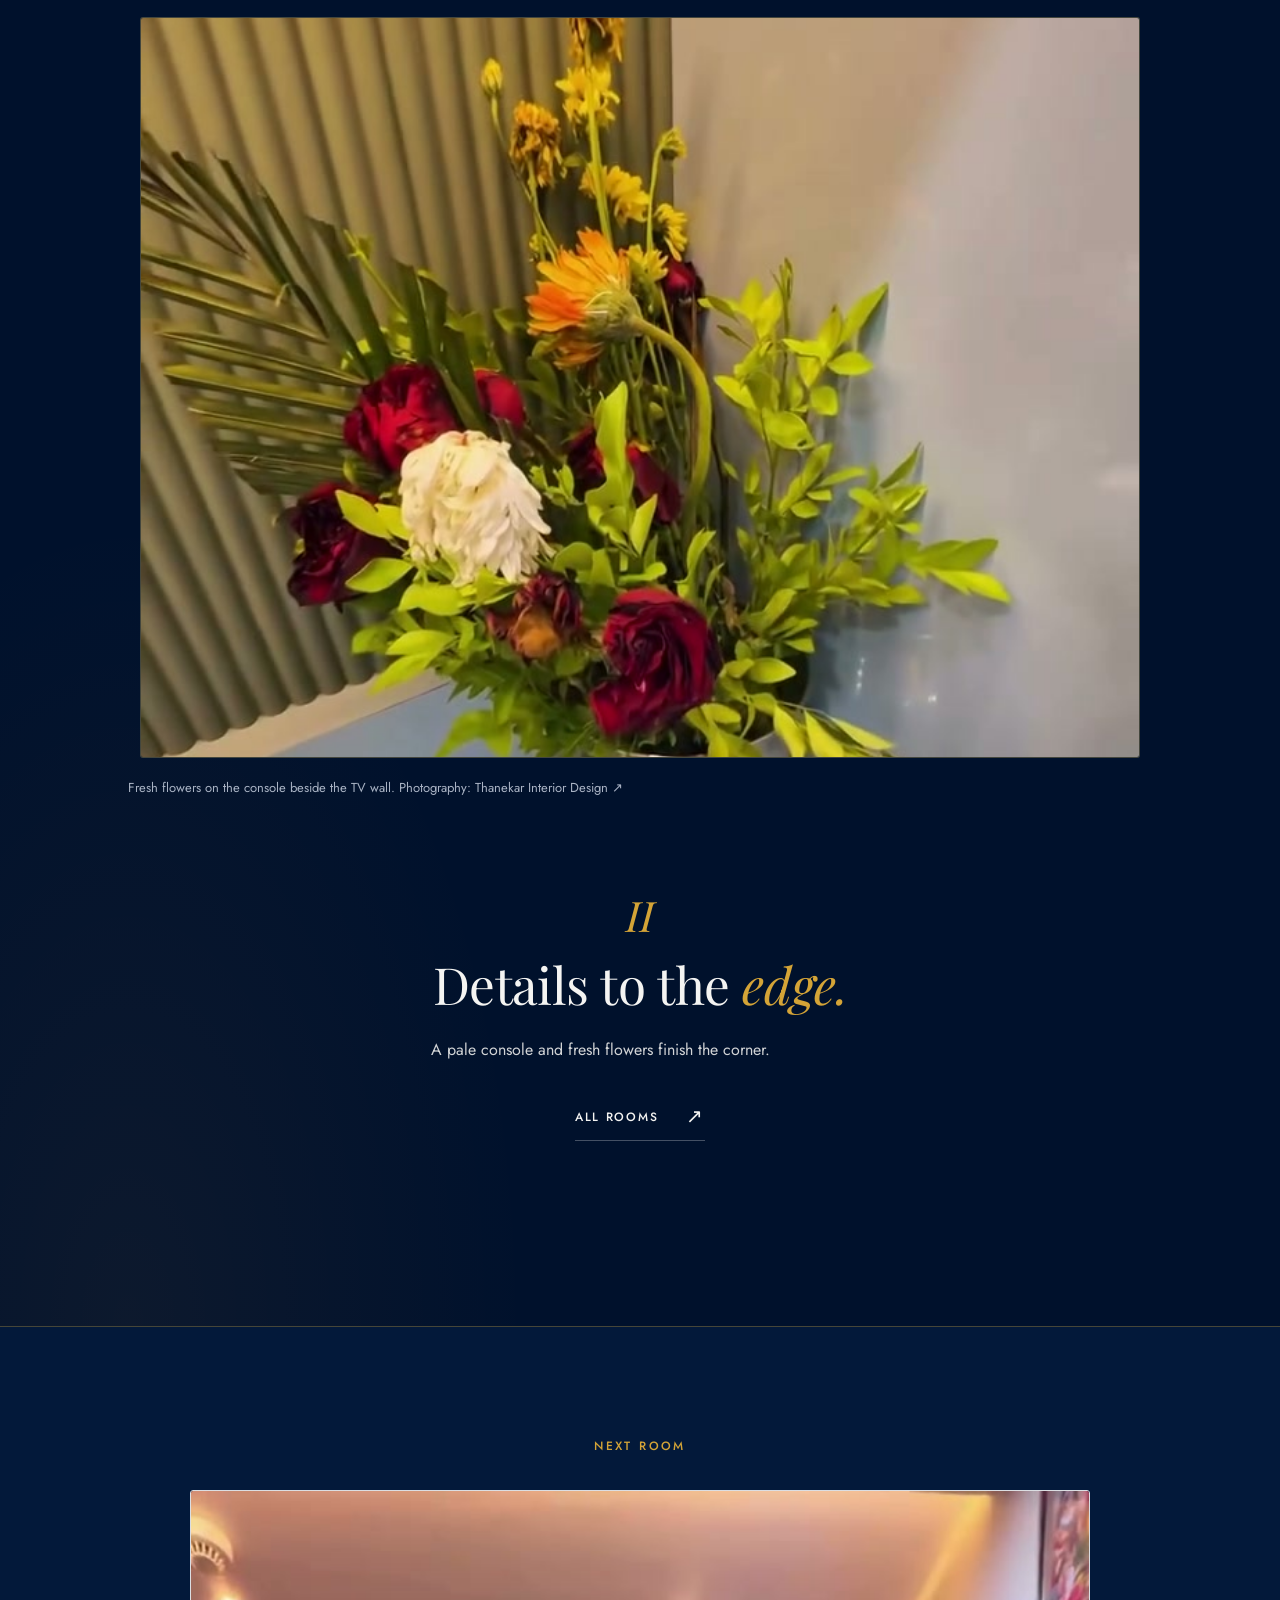
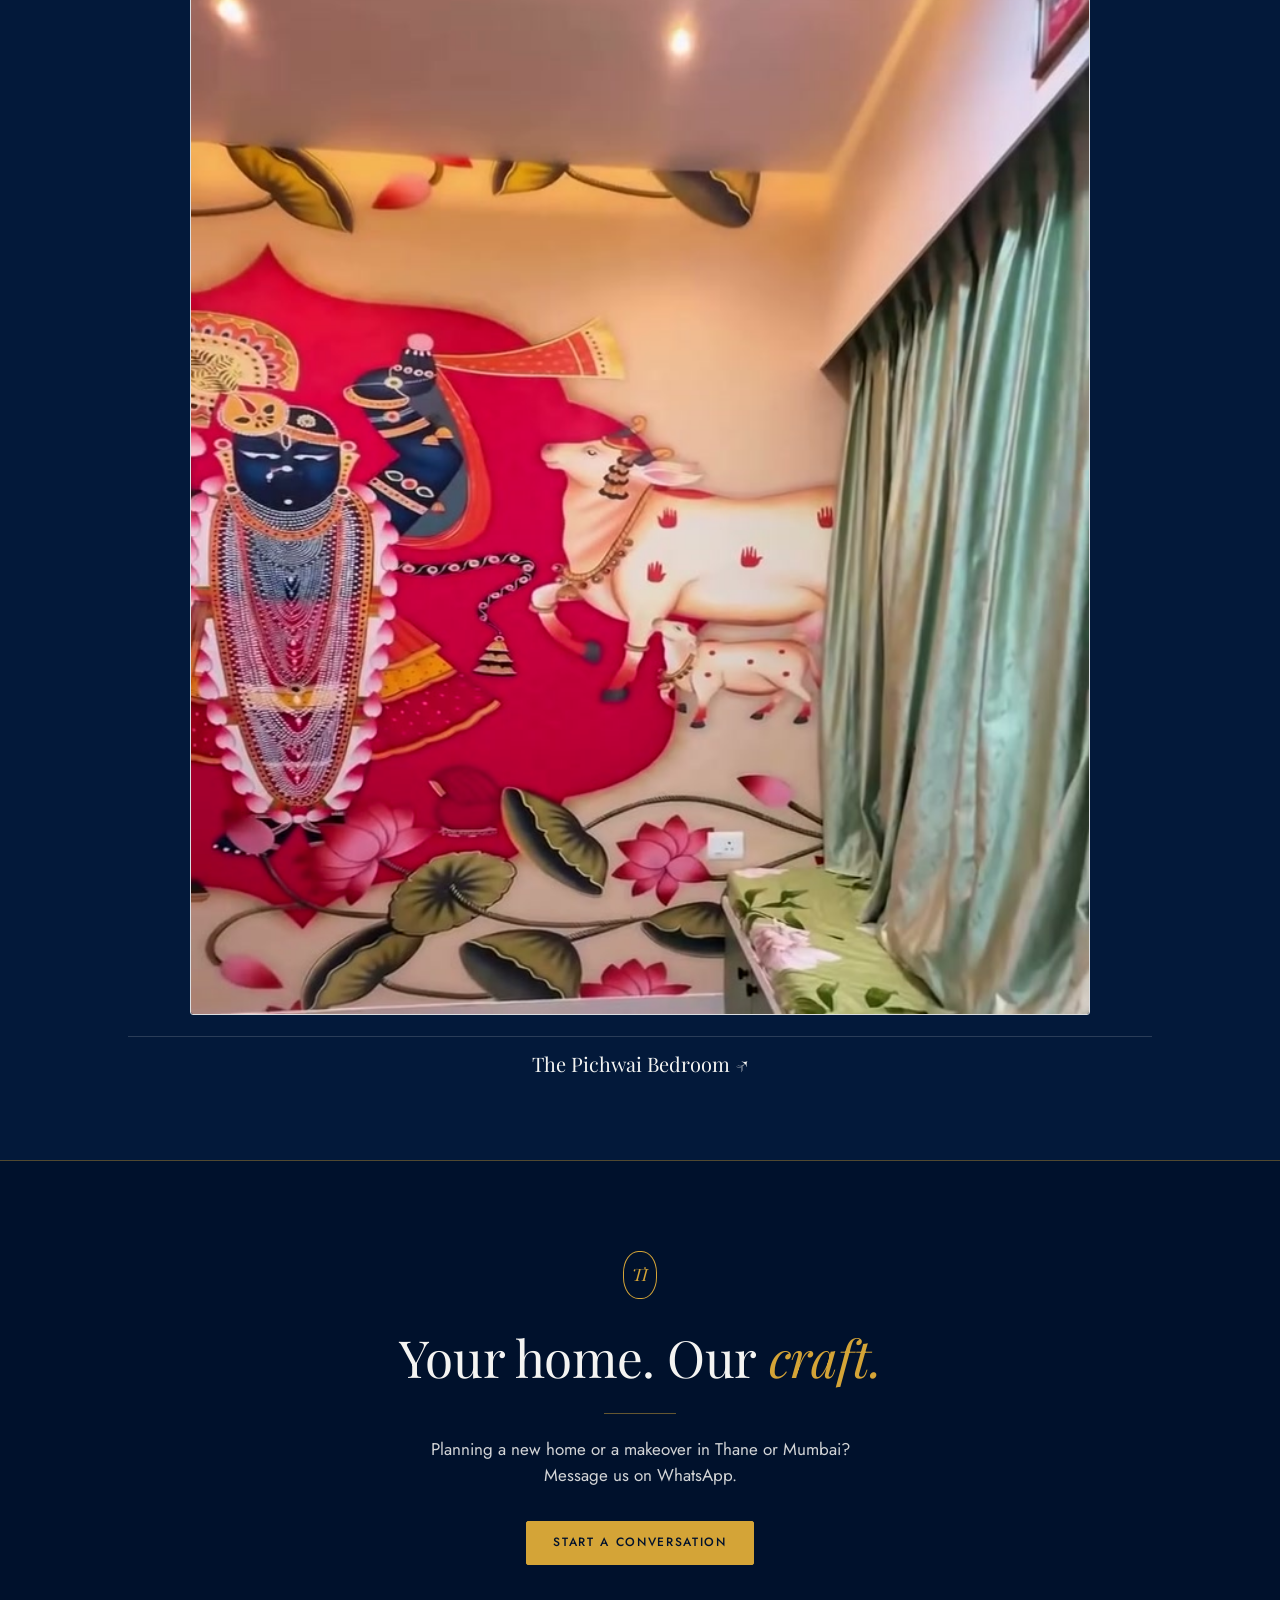
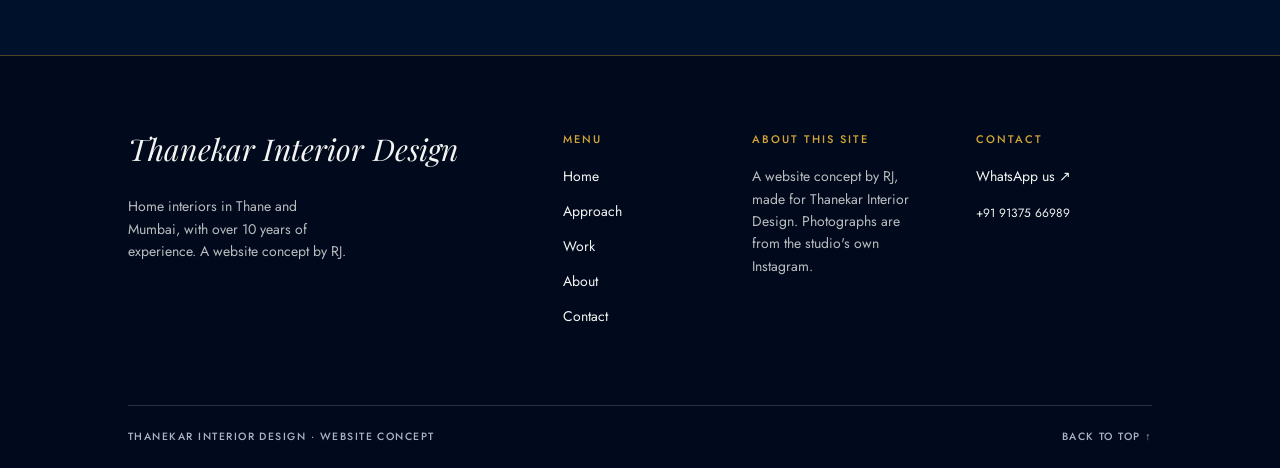
<file: tv-wall.html>
<!doctype html>
<html lang="en">
<head>
<meta charset="utf-8">
<meta name="viewport" content="width=device-width, initial-scale=1">
<meta name="description" content="The TV wall is the centre of the living area. It adds colour, texture and a soft glow.">
<meta name="theme-color" content="#1b1613">
<title>The TV Wall — Thanekar Interior Design</title>

<link rel="preload" href="assets/fonts/jost.ttf" as="font" type="font/ttf" crossorigin>
<link rel="stylesheet" href="styles.css?v=bfb5189c70">
<script src="site.js?v=db921c38a8" defer></script>
</head>
<body class="page-interior page-project">
<a class="skip-link" href="#main-content">Skip to content</a>
<header class="site-header">
  <div class="header-inner">
    <a class="wordmark" href="index.html" aria-label="Thanekar Interior Design home">Thanekar Interior Design</a>
    <nav class="desktop-nav" aria-label="Main navigation">
      <a href="index.html">Home</a><a href="process.html">Approach</a><a href="work.html" aria-current="page">Work</a><a href="studio.html">About</a><a class="nav-contact" href="contact.html">Contact</a>
    </nav>
    <details class="mobile-menu">
      <summary aria-controls="mobile-navigation"><span class="menu-open-label">Menu</span><span class="menu-close-label">Close</span><span class="menu-lines" aria-hidden="true"></span></summary>
      <div class="menu-panel" id="mobile-navigation"><nav aria-label="Mobile navigation"><a href="index.html">Home</a><a href="process.html">Approach</a><a href="work.html" aria-current="page">Work</a><a href="studio.html">About</a><a href="contact.html">Contact</a></nav><p class="menu-note">A website concept by RJ, made for Thanekar Interior Design. Photographs are from the studio&#x27;s own Instagram.</p></div>
    </details>
  </div>
</header>

<main id="main-content"><article class="surface-dark">
  <header class="fl-project-intro">
    <div class="fl-project-backdrop" aria-hidden="true"><img src="assets/th-tvwall.jpg" srcset="assets/th-tvwall.jpg 720w, assets/th-tvwall.jpg 720w" sizes="100vw" width="720" height="900" alt="A TV wall with a marble panel, sage fluted wood and a glowing gold light frame." loading="eager" decoding="async" fetchpriority="high" style="object-position:50% 50%"></div>
    <div class="container">
      <div class="fl-project-heading">
        <h1 class="display" data-reveal="text">The TV Wall</h1>
        <p class="body-large">Marble, fluting and a glow.</p>
      </div>
      <div class="fl-project-summary">
        <p>The TV wall is the centre of the living area. It adds colour, texture and a soft glow.</p>
        <dl>
          <div><dt>Project</dt><dd>Lodha Amara, Thane</dd></div>
          <div><dt>Photography</dt><dd><a href="https://www.instagram.com/p/DVYXO3fDGfI/">Thanekar Interior Design <span aria-hidden="true">↗</span></a></dd></div>
          <div><dt>Source</dt><dd>Studio Instagram, Lodha Amara handover.</dd></div>
        </dl>
      </div>
    </div>
  </header>
  <div class="container fl-project-gallery">
    <figure class="media-frame media-wide" data-reveal="image"><img src="assets/th-tvwall.jpg" srcset="assets/th-tvwall.jpg 720w, assets/th-tvwall.jpg 720w" sizes="100vw" width="720" height="900" alt="A TV wall with a marble panel, sage fluted wood and a glowing gold light frame." loading="eager" decoding="async" fetchpriority="high" style="object-position:50% 50%"></figure>
    <section class="fl-project-story" aria-labelledby="story-title">
      <h2 id="story-title" class="heading" data-reveal="text">A wall that holds the room.</h2>
      <p>A marble-look panel sits inside a sage green fluted frame, lit from behind with a warm strip.</p>
    </section>
    <figure>
      <div class="media-frame media-wide" data-reveal="image"><img src="assets/th-flowers.jpg" srcset="assets/th-flowers.jpg 720w, assets/th-flowers.jpg 720w" sizes="(max-width: 767px) calc(100vw - 44px), 50vw" width="720" height="900" alt="Fresh flowers on the console beside the TV wall." loading="lazy" decoding="async" style="object-position:50% 50%"></div>
      <figcaption>Fresh flowers on the console beside the TV wall. <a href="https://www.instagram.com/p/DVYXO3fDGfI/">Photography: Thanekar Interior Design <span aria-hidden="true">↗</span></a></figcaption>
    </figure>
    <section class="fl-project-story" aria-labelledby="detail-title">
      <h2 id="detail-title" class="heading" data-reveal="text">Details to the edge.</h2>
      <p>A pale console and fresh flowers finish the corner.</p>
      <a class="text-link" href="work.html">All rooms <span aria-hidden="true">↗</span></a>
    </section>
  </div>
</article>
<section class="section surface-dark fl-next-project" aria-labelledby="next-title">
  <div class="container">
    <h2 id="next-title" class="heading">Next room</h2>
    <a class="project-card" href="pichwai-bedroom.html">
      <div class="media-frame media-wide" data-reveal="image"><img src="assets/th-pichwai.jpg" srcset="assets/th-pichwai.jpg 720w, assets/th-pichwai.jpg 720w" sizes="(max-width: 767px) calc(100vw - 44px), 50vw" width="720" height="900" alt="A bedroom with a hand-painted pichwai wall, pastel curtains and a floral bed." loading="lazy" decoding="async" style="object-position:50% 50%"></div>
      <div class="project-card__caption"><h3>The Pichwai Bedroom <span aria-hidden="true">↗</span></h3></div>
    </a>
  </div>
</section>
</main>
<section class="closing-cta surface-cream"><div class="container"><span class="studio-seal" aria-hidden="true">TI</span><h2 class="heading" data-reveal="text">Your home. Our craft.</h2><p>Planning a new home or a makeover in Thane or Mumbai? Message us on WhatsApp.</p><a class="button-link button-dark" href="contact.html">Start a conversation</a></div></section>
<footer class="site-footer surface-dark"><div class="container"><div class="footer-grid"><div class="footer-brand"><a class="wordmark" href="index.html">Thanekar Interior Design</a><p>Home interiors in Thane and Mumbai, with over 10 years of experience. A website concept by RJ.</p></div><nav aria-label="Footer navigation"><h2>Menu</h2><a href="index.html">Home</a><a href="process.html">Approach</a><a href="work.html">Work</a><a href="studio.html">About</a><a href="contact.html">Contact</a></nav><div><h2>About this site</h2><p>A website concept by RJ, made for Thanekar Interior Design. Photographs are from the studio&#x27;s own Instagram.</p></div><div><h2>Contact</h2><a href="https://wa.me/919137566989?text=Hi%2C%20I%20saw%20your%20website%20and%20I%27d%20like%20to%20talk%20about%20my%20home%20interiors.">WhatsApp us <span aria-hidden="true">↗</span></a><a class="footer-phone" href="https://wa.me/919137566989?text=Hi%2C%20I%20saw%20your%20website%20and%20I%27d%20like%20to%20talk%20about%20my%20home%20interiors.">+91 91375 66989</a></div></div><div class="footer-bottom"><p>Thanekar Interior Design · Website concept</p><a href="#main-content">Back to top ↑</a></div></div></footer>

</body>
</html>
</file>
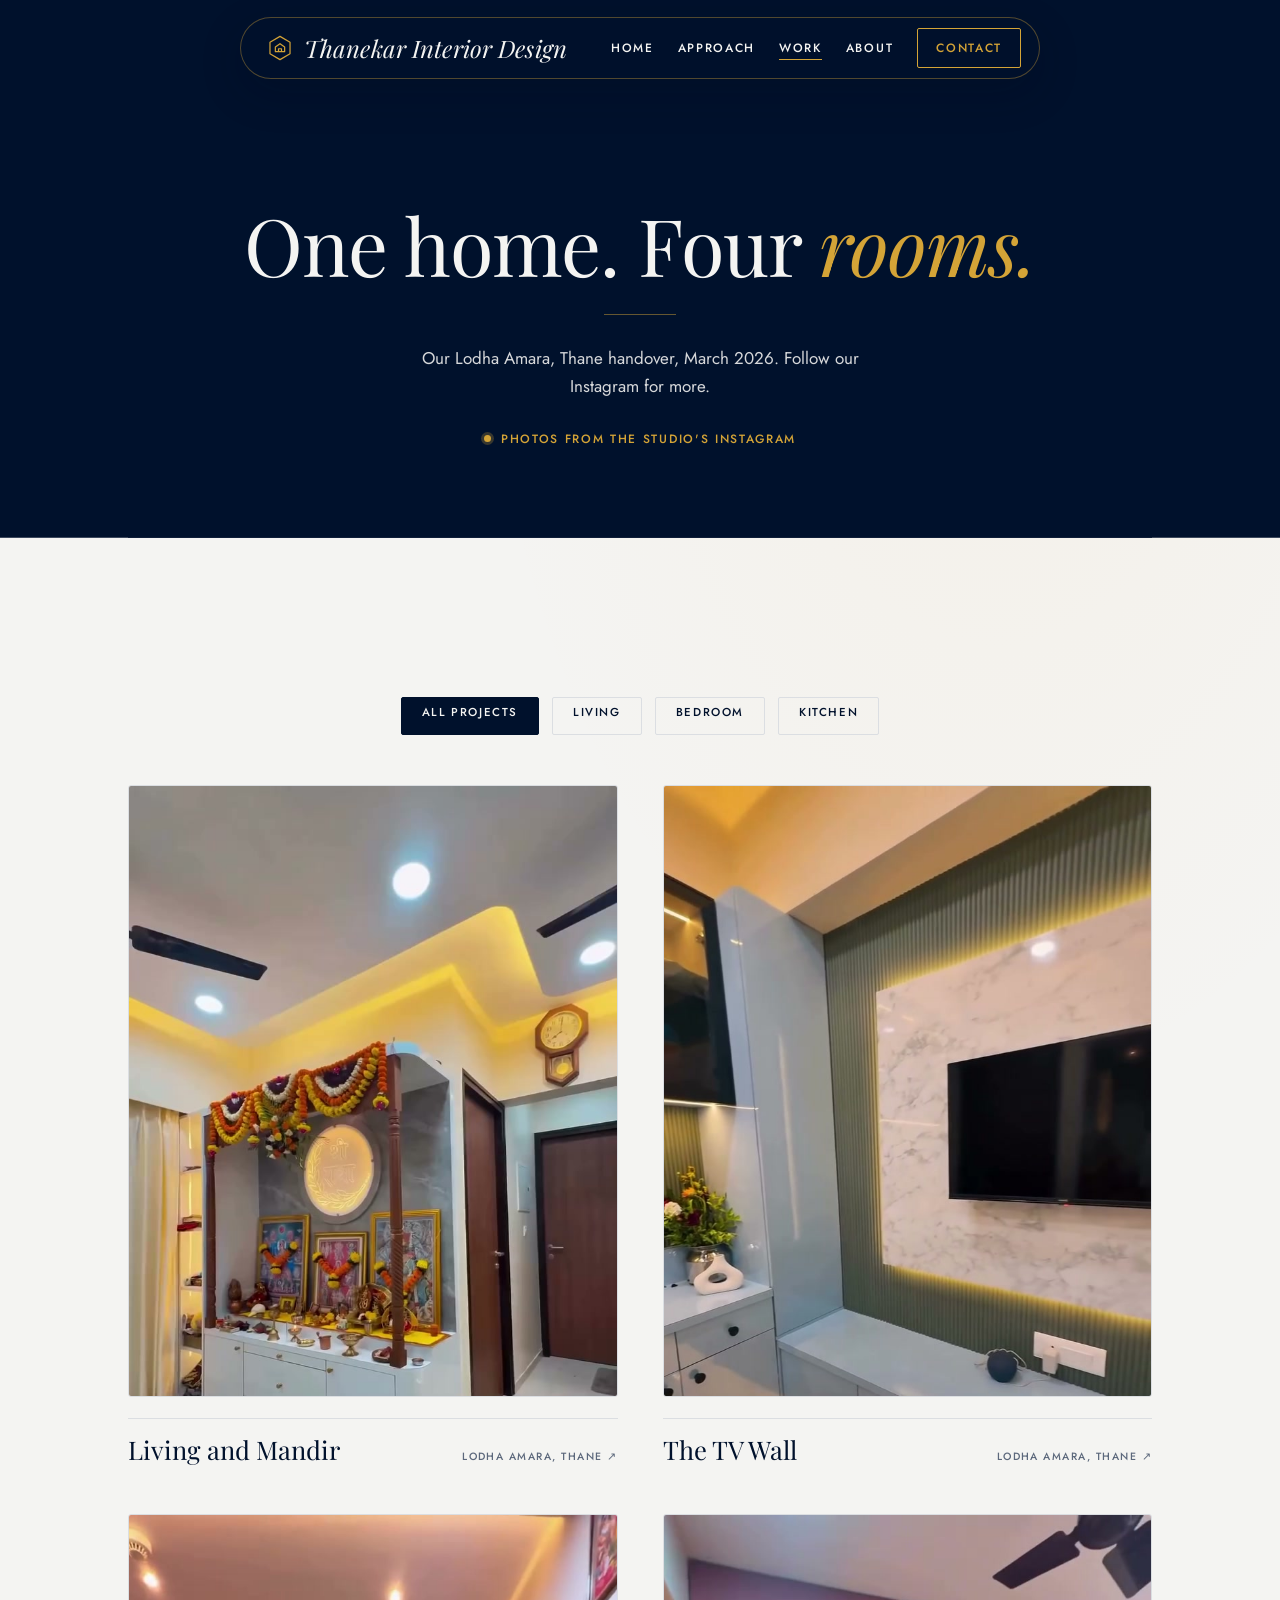
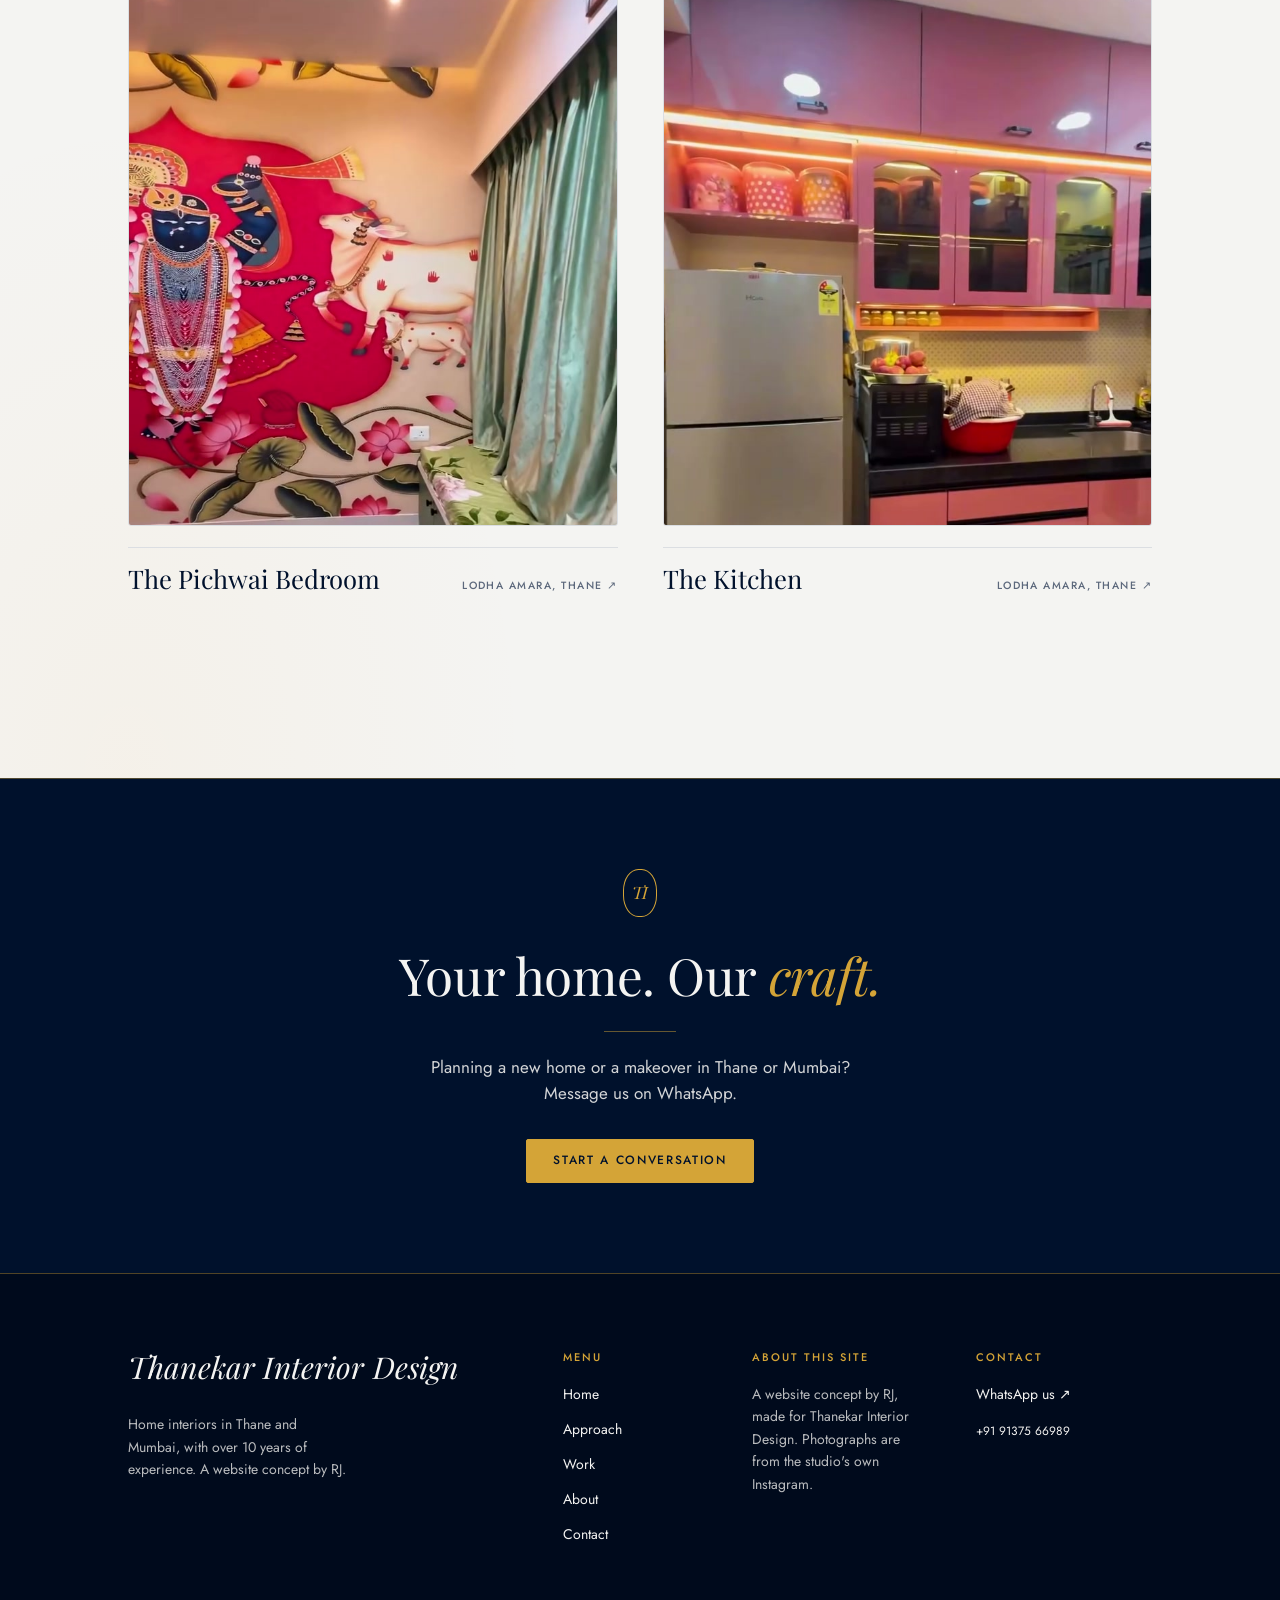
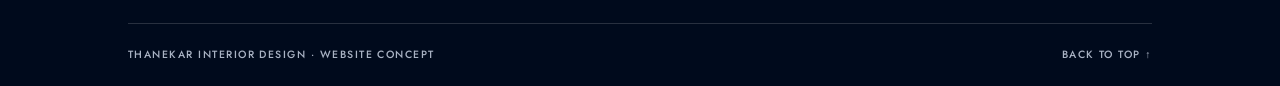
<file: work.html>
<!doctype html>
<html lang="en">
<head>
<meta charset="utf-8">
<meta name="viewport" content="width=device-width, initial-scale=1">
<meta name="description" content="Home interiors in Thane and Mumbai. Over 10 years of making homes that feel like home. A website concept by RJ.">
<meta name="theme-color" content="#1b1613">
<title>Our work — Thanekar Interior Design</title>

<link rel="preload" href="assets/fonts/jost.ttf" as="font" type="font/ttf" crossorigin>
<link rel="stylesheet" href="styles.css?v=bfb5189c70">
<script src="site.js?v=db921c38a8" defer></script>
</head>
<body class="page-interior page-work">
<a class="skip-link" href="#main-content">Skip to content</a>
<header class="site-header">
  <div class="header-inner">
    <a class="wordmark" href="index.html" aria-label="Thanekar Interior Design home">Thanekar Interior Design</a>
    <nav class="desktop-nav" aria-label="Main navigation">
      <a href="index.html">Home</a><a href="process.html">Approach</a><a href="work.html" aria-current="page">Work</a><a href="studio.html">About</a><a class="nav-contact" href="contact.html">Contact</a>
    </nav>
    <details class="mobile-menu">
      <summary aria-controls="mobile-navigation"><span class="menu-open-label">Menu</span><span class="menu-close-label">Close</span><span class="menu-lines" aria-hidden="true"></span></summary>
      <div class="menu-panel" id="mobile-navigation"><nav aria-label="Mobile navigation"><a href="index.html">Home</a><a href="process.html">Approach</a><a href="work.html" aria-current="page">Work</a><a href="studio.html">About</a><a href="contact.html">Contact</a></nav><p class="menu-note">A website concept by RJ, made for Thanekar Interior Design. Photographs are from the studio&#x27;s own Instagram.</p></div>
    </details>
  </div>
</header>

<main id="main-content"><div class="surface-dark" data-work>
  <section class="fl-page-intro container" aria-labelledby="work-title">
    <h1 id="work-title" class="display" data-reveal="text">One home. Four rooms.</h1>
    <p class="page-lead">Our Lodha Amara, Thane handover, March 2026. Follow our Instagram for more.</p>
    <p class="eyebrow">Photos from the studio&#x27;s Instagram</p>
  </section>
  <section id="projects" class="container section" aria-label="Our work">
    <nav class="fl-work-filters" aria-label="Project category">
      <a href="work.html?category=all#projects" data-work-category-filter="all" aria-current="true">All projects</a>
      <a href="work.html?category=Living#projects" data-work-category-filter="Living">Living</a>
<a href="work.html?category=Bedroom#projects" data-work-category-filter="Bedroom">Bedroom</a>
<a href="work.html?category=Kitchen#projects" data-work-category-filter="Kitchen">Kitchen</a>
    </nav>
    <div class="fl-work-grid"><a class="project-card" data-work-project data-category="Living" href="living-and-mandir.html"><div class="media-frame" data-reveal="image"><img src="assets/th-mandir.jpg" srcset="assets/th-mandir.jpg 720w, assets/th-mandir.jpg 720w" sizes="(max-width: 767px) calc(100vw - 44px), 50vw" width="720" height="900" alt="A lit mandir with marigold garlands, a gold-lined ceiling and a panelled living wall with framed deity art." loading="lazy" decoding="async" style="object-position:50% 50%"></div><div class="project-card__caption"><h3>Living and Mandir</h3><span>Lodha Amara, Thane <span aria-hidden="true">↗</span></span></div></a>
<a class="project-card" data-work-project data-category="Living" href="tv-wall.html"><div class="media-frame" data-reveal="image"><img src="assets/th-tvwall.jpg" srcset="assets/th-tvwall.jpg 720w, assets/th-tvwall.jpg 720w" sizes="(max-width: 767px) calc(100vw - 44px), 50vw" width="720" height="900" alt="A TV wall with a marble panel, sage fluted wood and a glowing gold light frame." loading="lazy" decoding="async" style="object-position:50% 50%"></div><div class="project-card__caption"><h3>The TV Wall</h3><span>Lodha Amara, Thane <span aria-hidden="true">↗</span></span></div></a>
<a class="project-card" data-work-project data-category="Bedroom" href="pichwai-bedroom.html"><div class="media-frame" data-reveal="image"><img src="assets/th-pichwai.jpg" srcset="assets/th-pichwai.jpg 720w, assets/th-pichwai.jpg 720w" sizes="(max-width: 767px) calc(100vw - 44px), 50vw" width="720" height="900" alt="A bedroom with a hand-painted pichwai wall, pastel curtains and a floral bed." loading="lazy" decoding="async" style="object-position:50% 50%"></div><div class="project-card__caption"><h3>The Pichwai Bedroom</h3><span>Lodha Amara, Thane <span aria-hidden="true">↗</span></span></div></a>
<a class="project-card" data-work-project data-category="Kitchen" href="kitchen.html"><div class="media-frame" data-reveal="image"><img src="assets/th-kitchen.jpg" srcset="assets/th-kitchen.jpg 720w, assets/th-kitchen.jpg 720w" sizes="(max-width: 767px) calc(100vw - 44px), 50vw" width="720" height="900" alt="A kitchen with rose pink cabinets, glass-front shutters and warm lighting under the shelves." loading="lazy" decoding="async" style="object-position:50% 50%"></div><div class="project-card__caption"><h3>The Kitchen</h3><span>Lodha Amara, Thane <span aria-hidden="true">↗</span></span></div></a></div>
  </section>
</div>
</main>
<section class="closing-cta surface-cream"><div class="container"><span class="studio-seal" aria-hidden="true">TI</span><h2 class="heading" data-reveal="text">Your home. Our craft.</h2><p>Planning a new home or a makeover in Thane or Mumbai? Message us on WhatsApp.</p><a class="button-link button-dark" href="contact.html">Start a conversation</a></div></section>
<footer class="site-footer surface-dark"><div class="container"><div class="footer-grid"><div class="footer-brand"><a class="wordmark" href="index.html">Thanekar Interior Design</a><p>Home interiors in Thane and Mumbai, with over 10 years of experience. A website concept by RJ.</p></div><nav aria-label="Footer navigation"><h2>Menu</h2><a href="index.html">Home</a><a href="process.html">Approach</a><a href="work.html">Work</a><a href="studio.html">About</a><a href="contact.html">Contact</a></nav><div><h2>About this site</h2><p>A website concept by RJ, made for Thanekar Interior Design. Photographs are from the studio&#x27;s own Instagram.</p></div><div><h2>Contact</h2><a href="https://wa.me/919137566989?text=Hi%2C%20I%20saw%20your%20website%20and%20I%27d%20like%20to%20talk%20about%20my%20home%20interiors.">WhatsApp us <span aria-hidden="true">↗</span></a><a class="footer-phone" href="https://wa.me/919137566989?text=Hi%2C%20I%20saw%20your%20website%20and%20I%27d%20like%20to%20talk%20about%20my%20home%20interiors.">+91 91375 66989</a></div></div><div class="footer-bottom"><p>Thanekar Interior Design · Website concept</p><a href="#main-content">Back to top ↑</a></div></div></footer>

</body>
</html>
</file>
<file: styles.css>
@font-face{font-family:Prata;src:url("assets/fonts/prata.ttf") format("truetype");font-weight:400;font-style:normal;font-display:swap}
@font-face{font-family:Manrope;src:url("assets/fonts/manrope.ttf") format("truetype");font-weight:200 800;font-style:normal;font-display:swap}
:root{--cream:#f2e8d4;--ink:#080e00;--forest:#313729;--rust:#98452e;--brown:#1b1613;--muted:#b7b8ad;--serif:Prata,Georgia,serif;--sans:Manrope,Arial,sans-serif;--radius:8px;--ease:cubic-bezier(.2,.7,.2,1);color-scheme:dark}
*{box-sizing:border-box}html{scroll-behavior:smooth;scroll-padding-top:110px}body{margin:0;background:var(--ink);color:var(--cream);font:400 16px/1.65 var(--sans);-webkit-font-smoothing:antialiased}body.menu-is-open{overflow:hidden}img{display:block;width:100%;height:auto}svg{display:block;max-width:100%}h1,h2,h3,p,figure{margin:0}h1,h2,h3{font-weight:400}h1,h2{text-wrap:balance}p{max-width:65ch}a{color:inherit;text-decoration:none}button,summary{font:inherit;color:inherit}button,a,summary{-webkit-tap-highlight-color:transparent}a:focus-visible,button:focus-visible,summary:focus-visible,[tabindex]:focus-visible{outline:2px solid currentColor;outline-offset:5px}::selection{background:var(--rust);color:var(--cream)}[hidden]{display:none!important}.container{width:80%;max-width:1380px;margin-inline:auto}.section{padding-block:clamp(80px,7vw,120px)}.surface-cream{background:var(--cream);color:var(--ink);color-scheme:light}.surface-dark{background:var(--ink);color:var(--cream)}.surface-forest{background:var(--forest);color:var(--cream)}.surface-rust{background:var(--rust);color:var(--cream)}.display{font:400 clamp(40px,4.5vw,78px)/1.15 var(--serif);text-transform:uppercase;letter-spacing:-.045em}.heading{font:400 clamp(30px,3vw,52px)/1.15 var(--serif);text-transform:uppercase;letter-spacing:-.04em}.body-large{font-size:clamp(18px,1.5vw,21px);line-height:1.6}.measure{max-width:42rem}.eyebrow{font-size:13px;letter-spacing:.025em}.text-link{display:inline-flex;align-items:center;justify-content:space-between;gap:28px;min-height:44px;padding-block:9px;border-bottom:1px solid currentColor;font-size:14px;line-height:1.5}.text-link span{font-size:20px;transition:transform .25s}.text-link:hover span{transform:translate(2px,-2px)}.button-link{display:inline-flex;align-items:center;justify-content:center;min-height:44px;padding:11px 22px;border-radius:7px;background:var(--cream);color:var(--ink);outline:1px solid rgb(242 232 212 / .35);outline-offset:4px;font-size:13px;line-height:1.3;text-transform:uppercase;transition:background .25s,transform .25s}.button-link:hover{background:#fff8e9;transform:translateY(-2px)}.button-dark{background:var(--ink);color:var(--cream);outline-color:rgb(8 14 0 / .25)}.button-dark:hover{background:var(--forest)}.media-frame{overflow:hidden;border-radius:var(--radius);aspect-ratio:4/3;background:#393b32}.media-frame img{width:100%;height:100%;object-fit:cover}.media-portrait{aspect-ratio:3/4}.media-square{aspect-ratio:1}.media-wide{aspect-ratio:16/9}.skip-link{position:fixed;top:12px;left:20px;z-index:40;padding:12px 20px;background:var(--cream);color:var(--ink);transform:translateY(-160%)}.skip-link:focus{transform:none}
/* Header 20, expanded menu 21, summary 22, skip link 40. */
.site-header{position:fixed;inset:17px 0 auto;z-index:20;pointer-events:none;color:var(--cream)}.header-inner{width:max-content;max-width:calc(100% - 32px);min-height:62px;margin:auto;padding:8px 16px 8px 23px;display:flex;align-items:center;gap:42px;background:rgb(12 10 6 / .95);border-radius:9px;pointer-events:auto}.wordmark{font:400 23px/1.2 var(--serif);letter-spacing:-.065em;white-space:nowrap}.desktop-nav{display:flex;align-items:center;gap:24px}.desktop-nav>a{display:flex;align-items:center;min-height:40px;font-size:14px;white-space:nowrap}.desktop-nav>a:hover,.desktop-nav>a[aria-current]{color:#d5b99b}.desktop-nav .nav-contact{padding:7px 18px;border:1px solid #766e60;border-radius:7px;text-transform:uppercase;font-family:var(--serif);font-size:13px}.mobile-menu{display:none}.home-hero{position:relative;isolation:isolate;overflow:hidden;background:linear-gradient(180deg,rgb(77 29 10 / .35),rgb(51 22 11 / .6) 48%,#160d07 91%),linear-gradient(transparent,transparent) center top/cover;color:var(--cream)}.hero-plan{position:absolute;inset:90px 0 auto;width:100%;height:1000px;z-index:-1;opacity:.14;pointer-events:none}.hero-main{min-height:100svh;min-height:100dvh;padding-top:170px;padding-bottom:115px;display:flex;flex-direction:column;align-items:center;justify-content:center;text-align:center}.studio-seal{display:inline-flex;width:34px;height:48px;border:1px solid currentColor;border-radius:45%;align-items:center;justify-content:center;font:400 17px/1 var(--serif);letter-spacing:-.15em;padding-right:3px;opacity:.7}.hero-kicker{font-size:14px;margin-top:25px;color:#e2c6aa}.hero-main h1{font:400 clamp(42px,4.5vw,79px)/1.14 var(--serif);letter-spacing:-.045em;text-transform:uppercase;max-width:1100px;margin-top:33px}.hero-description{font-size:17px;line-height:1.55;max-width:46ch;margin-top:36px}.hero-main .button-link{margin-top:36px}.hero-sample{font-size:11px;letter-spacing:.01em;margin-top:30px;color:#e2c6aa}.hero-categories{display:flex;align-items:flex-start;gap:32px;padding-bottom:180px;padding-top:20px}.category-card{flex:1;min-width:0;aspect-ratio:1;overflow:hidden;border-radius:8px;position:relative;display:grid;place-items:center;transition:flex .45s var(--ease)}.category-card:first-child{margin-top:60px}.category-card:nth-child(3){margin-top:120px}.category-photo{position:absolute;inset:0}.category-photo:after{content:"";position:absolute;inset:0;background:rgb(0 0 0 / .17)}.category-photo img{height:100%;width:100%;object-fit:cover;transition:transform .7s var(--ease)}.category-label{position:relative;background:var(--cream);color:var(--ink);border-radius:3px;padding:3px 12px;font-size:14px;line-height:1.5;text-transform:uppercase}.category-card:hover,.category-card:focus-visible{flex:1.2}.category-card:hover img{transform:scale(1.04)}
.craft-section{position:relative;background-image:linear-gradient(30deg,transparent 25%,rgb(255 255 255 / .35) 25.1%,transparent 50%,rgb(255 255 255 / .3) 50.1%,transparent 70%)}.craft-heading{max-width:19ch;margin-bottom:72px}.craft-grid{display:grid;grid-template-columns:1.35fr 1fr;gap:32px;align-items:stretch}.craft-panel{overflow:hidden;border-radius:8px;background:rgb(255 255 255 / .4)}.panel-copy{padding:25px}.panel-copy h3{font-size:20px;line-height:1.4;letter-spacing:-.035em}.panel-copy p{font-size:15px;line-height:1.55;margin-top:12px;color:#5b5a50}.craft-pair{display:grid;gap:30px}.craft-pair .craft-panel{display:flex;flex-direction:column}.craft-pair .craft-photo{flex:1;min-height:210px}.craft-photo{height:210px;overflow:hidden}.craft-photo img{width:100%;height:100%;object-fit:cover}.material-study{display:flex;flex-direction:column}.material-board{display:grid;grid-template-columns:1.15fr .85fr;grid-template-rows:1fr 1fr;gap:28px 22px;align-items:center;flex:1;margin:24px;padding:25px 10px;background:repeating-linear-gradient(0deg,transparent 0 32px,rgb(119 107 83 / .09) 33px 34px)}.material-sample{min-width:0}.material-sample .media-frame{border:8px solid #f6efdf;box-shadow:0 10px 25px rgb(85 63 35 / .1);aspect-ratio:1}.material-sample figcaption{font-size:13px;margin-top:12px;text-align:center}.sample-timber{grid-row:1/span 2;transform:rotate(-5deg)}.sample-timber .media-frame{aspect-ratio:.64}.sample-weave{transform:rotate(7deg)}.sample-light{transform:rotate(-3deg)}
.showcase-section{overflow:hidden;padding-bottom:85px}.showcase-heading{margin-bottom:65px}.showcase-heading .heading{max-width:22ch}.showcase-heading>p{font-size:14px;color:var(--muted);margin-top:22px}.showcase-track{display:flex;gap:24px;overflow-x:auto;overscroll-behavior-x:contain;scroll-snap-type:x mandatory;scrollbar-width:none;padding-inline:10%;padding-block:8px 20px;scroll-padding-inline:10%}.showcase-track::-webkit-scrollbar{display:none}.showcase-card{flex:0 0 22vw;min-width:230px;scroll-snap-align:center}.showcase-card.is-featured{flex-basis:40vw}.showcase-card .media-frame{height:420px;aspect-ratio:auto}.showcase-card .media-frame img{transition:transform .65s var(--ease)}.showcase-card:hover .media-frame img{transform:scale(1.04)}.showcase-caption{margin-top:17px;display:flex;justify-content:space-between;gap:16px;align-items:baseline}.showcase-caption h3{font-size:15px;line-height:1.5}.showcase-caption span{font-size:11px;color:var(--muted)}.showcase-controls{display:flex;justify-content:space-between;align-items:center;margin-top:25px}.showcase-controls>div{display:flex;gap:12px}.showcase-controls button{width:45px;height:45px;border:1px solid #77776b;border-radius:50%;background:transparent;cursor:pointer;font-size:23px}.showcase-controls button:disabled{opacity:.25;cursor:default}.showcase-controls button:hover:not(:disabled){background:var(--cream);color:var(--ink)}
.home-services{background:radial-gradient(ellipse at 50% 65%,#293328 0, #141c11 32%,var(--ink) 70%)}.home-services .heading{max-width:15ch}.service-staircase{list-style:none;padding:0;margin:65px 0 30px;display:grid;grid-template-columns:repeat(10,1fr);grid-template-rows:repeat(4,minmax(145px,auto));column-gap:16px}.service-staircase>li{display:flex;gap:20px;position:relative;grid-column:1/span 4;grid-row:1;max-width:350px}.service-staircase>li:nth-child(2){grid-column:3/span 4;grid-row:2}.service-staircase>li:nth-child(3){grid-column:5/span 4;grid-row:3}.service-staircase>li:nth-child(4){grid-column:7/span 4;grid-row:4}.service-staircase>li:not(:last-child):after{content:"";position:absolute;top:32px;bottom:12px;left:5px;width:56%;border-left:1px solid #465040;border-bottom:1px solid #465040;border-bottom-left-radius:9px;pointer-events:none}.service-staircase>li>span{font-size:13px;color:#c1c4b8;flex-shrink:0}.service-staircase h3{font-size:19px;line-height:1.35;letter-spacing:-.035em}.service-staircase p{font-size:14px;line-height:1.55;color:#c1c4b8;margin-top:17px}.home-services .text-link{margin-left:auto;display:flex;width:max-content}.home-origin{background:linear-gradient(rgb(25 15 5 / .9),rgb(25 15 5 / .93)),linear-gradient(transparent,transparent) center/cover;color:var(--cream);padding-block:140px}.origin-layout{display:grid;grid-template-columns:.9fr 1fr;gap:90px;align-items:center}.origin-copy{padding-inline:5%;}.origin-copy .heading{max-width:15ch}.origin-copy>p{margin-top:25px;font-size:16px}.origin-copy .text-link{margin-top:30px}.origin-photo{aspect-ratio:.9}.origin-photo img{filter:saturate(.45)}.closing-cta{text-align:center;padding-block:90px;background:linear-gradient(110deg,rgb(255 255 255 / .2),transparent 40%,rgb(190 180 162 / .13)),var(--cream)}.closing-cta .container{display:flex;flex-direction:column;align-items:center}.closing-cta .studio-seal{margin-bottom:30px;color:#7b7466}.closing-cta .heading{max-width:24ch}.closing-cta p{max-width:44ch;font-size:15px;line-height:1.55;margin-top:22px}.closing-cta .button-link{margin-top:32px}.site-footer{padding-top:75px;background:#11120e}.footer-grid{display:grid;grid-template-columns:2.2fr .8fr 1fr 1fr;gap:48px}.footer-brand>p{font-size:14px;color:#bebfb5;max-width:29ch;margin-top:27px}.footer-grid h2{font:400 14px/1.5 var(--sans);color:#b1b3a7;margin:0 0 18px}.footer-grid nav>a{display:block;width:max-content;font-size:14px;min-height:35px}.footer-grid>div>p{font-size:14px;color:#bebfb5;max-width:28ch}.footer-grid>div>a:not(.wordmark){font-size:14px;display:block;min-height:39px}.footer-grid a:hover{text-decoration:underline;text-underline-offset:5px}.footer-grid .footer-phone{white-space:nowrap;font-size:12px!important}.footer-bottom{display:flex;align-items:center;justify-content:space-between;gap:25px;border-top:1px solid #34362e;padding-block:23px;margin-top:65px;font-size:11px;color:#b1b3a7}
/* Secondary pages follow the corresponding For Living pages. */
.fl-page-intro{padding:180px 0 75px;text-align:center}.fl-page-intro .display{max-width:18ch;margin-inline:auto}.fl-page-intro .page-lead{max-width:51ch;margin:30px auto 0;font-size:17px}.fl-work-filters{display:flex;justify-content:center;gap:13px;flex-wrap:wrap;margin:0 0 50px}.fl-work-filters a{display:inline-flex;min-height:38px;padding:7px 20px;border:1px solid #77796e;border-radius:99px;font-size:13px}.fl-work-filters [aria-current],.fl-work-filters [aria-pressed="true"]{background:var(--cream);color:var(--ink);border-color:var(--cream)}.fl-work-grid{display:grid;grid-template-columns:1fr 1fr;gap:55px 45px;padding-bottom:100px}.project-card{display:block;min-width:0}.project-card .media-frame{aspect-ratio:1.6}.project-card img{transition:transform .65s var(--ease)}.project-card:hover img{transform:scale(1.035)}.project-card__caption{margin-top:15px;display:flex;justify-content:space-between;gap:18px;align-items:baseline}.project-card__caption h3{font-size:18px;line-height:1.4}.project-card__caption>span{font-size:11px;white-space:nowrap;color:#c7c9bd}.fl-about-intro{padding:185px 0 75px;background:var(--cream);color:var(--ink)}.fl-about-intro{display:grid;grid-template-columns:1.2fr 1fr;gap:100px;align-items:center}.fl-about-intro .display{max-width:11ch}.fl-about-intro p{font-size:18px;line-height:1.65}.fl-about-image{aspect-ratio:2.15}.fl-principles{display:grid;grid-template-columns:repeat(3,1fr);gap:28px;padding-block:90px}.fl-principle{border:1px solid #aca995;border-radius:8px;padding:28px}.fl-principle h2,.fl-principle h3{font:400 26px/1.2 var(--serif);text-transform:uppercase;letter-spacing:-.04em}.fl-principle p{font-size:15px;margin-top:23px}.fl-image-hero{position:relative;min-height:90svh;isolation:isolate;display:grid;place-items:center;padding:150px 0 100px;text-align:center;overflow:hidden}.fl-image-hero>.media-frame,.fl-image-hero>img,.fl-image-hero>.fl-hero-image,.fl-image-hero>.fl-image-hero-media{position:absolute;inset:0;z-index:-2;width:100%;height:100%;border-radius:0;aspect-ratio:auto}.fl-image-hero img{width:100%;height:100%;object-fit:cover}.fl-image-hero:after{content:"";position:absolute;inset:0;z-index:-1;background:rgb(5 13 4 / .58)}.fl-image-hero .display{max-width:19ch;margin-inline:auto}.fl-image-hero p{max-width:46ch;margin:28px auto 0;font-size:18px}.fl-services-intro{text-align:center;padding-block:100px}.fl-services-intro .heading{max-width:23ch;margin-inline:auto}.fl-services-intro p{max-width:57ch;margin:27px auto 0}.fl-process-list{padding-bottom:100px}.fl-process-step{display:grid;grid-template-columns:45px 1fr 1.1fr;gap:45px;padding:35px 0 45px;border-top:1px solid #59604b}.fl-process-step h2,.fl-process-step h3{font:400 29px/1.3 var(--serif);text-transform:uppercase;letter-spacing:-.04em}.fl-process-step p{font-size:16px;color:#c4c7b9}.fl-process-step .eyebrow{font:400 14px/1.5 var(--sans);display:block;margin-bottom:18px}.fl-centered-closing{text-align:center}.fl-centered-closing .heading{max-width:23ch;margin-inline:auto}.fl-centered-closing p{margin:25px auto;max-width:50ch}.fl-contact{padding:185px 0 100px;background:radial-gradient(ellipse at 15% 70%,#374332,var(--ink) 75%)}.fl-contact>.container{display:grid;grid-template-columns:1.3fr .8fr;gap:100px;align-items:center}.fl-contact-copy .display{max-width:12ch}.fl-contact-copy p{margin-top:27px;max-width:42ch}.fl-contact-photo{margin-top:35px;max-width:460px;aspect-ratio:1.8}.fl-contact-panel{border:1px solid #737b65;border-radius:8px;padding:35px;background:rgb(8 14 0 / .2)}.fl-contact-panel h2{font:400 25px/1.3 var(--serif);text-transform:uppercase}.fl-contact-panel p{font-size:15px;margin-top:20px}.fl-contact-panel .button-link{margin-top:28px}.contact-action{display:block;overflow-wrap:anywhere;font:400 24px/1.4 var(--serif);margin-top:25px}.contact-note{font-size:14px;line-height:1.65;margin-top:25px}.fl-project-intro{position:relative;isolation:isolate;overflow:hidden;padding:195px 0 70px;background:var(--ink)}.fl-project-backdrop{position:absolute;inset:0;z-index:-2;opacity:.24;filter:blur(15px);transform:scale(1.05)}.fl-project-backdrop img{width:100%;height:100%;object-fit:cover}.fl-project-intro:after{content:"";position:absolute;inset:0;z-index:-1;background:linear-gradient(transparent,var(--ink))}.fl-project-heading .display{max-width:17ch}.fl-project-heading .page-lead{font-size:19px;margin-top:27px}.fl-project-summary{display:grid;grid-template-columns:1.5fr 1fr;gap:100px;margin-top:70px;align-items:start}.fl-project-summary p{max-width:49ch}.fl-project-summary dl{margin:0;display:grid;gap:17px;font-size:13px}.fl-project-summary dl>div{display:grid;grid-template-columns:100px 1fr;gap:20px}.fl-project-summary dt{color:#b7bdb0}.fl-project-summary dd{margin:0}.fl-project-gallery>.media-frame{aspect-ratio:1.6}.fl-project-story{max-width:730px;margin-inline:auto;padding-block:95px;text-align:center}.fl-project-story .heading{margin-bottom:25px}.fl-project-story p+p{margin-top:25px}.fl-project-gallery figure>figcaption{font-size:13px;color:#b9bdaf;margin-top:20px;max-width:70ch}.fl-project-gallery figure .media-frame{aspect-ratio:1.35;max-width:1000px;margin-inline:auto}.fl-project-gallery{padding-bottom:90px}.fl-next-project{padding-block:90px;text-align:center;background:#20271c}.fl-next-project .heading{margin:20px auto 35px;max-width:24ch}.fl-next-project .media-frame{max-width:900px;margin-inline:auto;aspect-ratio:2}.fl-next-project a{display:block}.page-lead{max-width:50ch}.fl-project-meta{font-size:13px}.fl-disclosure{font-size:13px;color:#bcc2b0}
.fl-page-intro>.eyebrow{margin-top:18px;margin-inline:auto;color:#b6bdab}.fl-about-intro p+p{margin-top:23px}.fl-step-number{color:#c3c9b7;font-size:16px}.fl-project-heading>.body-large{margin-top:25px}.fl-project-story>.text-link{margin-top:30px}.origin-layout>div>p{margin-top:25px}.origin-layout>div>.text-link{margin-top:28px}.fl-contact-phone{font-size:21px!important}.fl-contact-name,.fl-contact-note{font-size:13px!important;color:#c0c7b5}.fl-next-project .project-card__caption{justify-content:center}.fl-next-project .project-card__caption h3{font-size:20px}
@view-transition{navigation:auto}::view-transition-old(root),::view-transition-new(root){animation-duration:.35s}
@media(max-width:1100px){.container{width:86%}.header-inner{gap:26px}.desktop-nav{gap:17px}.wordmark{font-size:21px}.hero-main h1{font-size:55px}.hero-categories{gap:22px}.craft-grid{gap:22px}.panel-copy{padding:22px}.material-board{margin:12px;gap:20px 10px;padding:20px 4px}.origin-layout{gap:50px}.footer-grid{gap:30px;grid-template-columns:1.6fr .7fr 1fr 1fr}.fl-about-intro,.fl-contact>.container{gap:50px}.showcase-card .media-frame{height:360px}.service-staircase{grid-template-rows:repeat(4,minmax(170px,auto))}.fl-project-summary{gap:60px}}
@media(max-width:767px){
 .container{width:calc(100% - 40px)}.section{padding-block:70px}.heading{font-size:31px;letter-spacing:-.04em}.display{font-size:43px}.site-header{top:12px}.header-inner{width:calc(100% - 24px);max-width:none;justify-content:space-between;min-height:56px;padding:8px 16px;border-radius:8px}.wordmark{font-size:20px}.desktop-nav{display:none}.mobile-menu{display:block}.mobile-menu>summary{position:relative;z-index:22;display:flex;align-items:center;gap:12px;min-height:40px;list-style:none;font-size:13px;cursor:pointer}.mobile-menu>summary::-webkit-details-marker{display:none}.menu-close-label{display:none}.menu-lines{width:19px;height:8px;border-top:1px solid;border-bottom:1px solid}.mobile-menu[open] .menu-open-label{display:none}.mobile-menu[open] .menu-close-label{display:inline}.mobile-menu[open] .menu-lines{height:1px;border-bottom:0;transform:rotate(45deg);position:relative}.mobile-menu[open] .menu-lines:after{content:"";position:absolute;inset:-1px 0 auto;border-top:1px solid;transform:rotate(90deg)}.menu-panel{position:fixed;inset:12px 12px auto;background:#11130e;z-index:21;min-height:calc(100svh - 24px);max-height:calc(100dvh - 24px);overflow:auto;border-radius:8px;padding:90px 28px 35px}.menu-panel nav{display:flex;flex-direction:column;align-items:center;gap:15px}.menu-panel nav>a{font:400 33px/1.3 var(--serif);text-transform:uppercase;min-height:48px}.menu-note{font-size:12px;line-height:1.6;color:#c5c8ba;text-align:center;margin:40px auto 0;max-width:27ch}body:has(.mobile-menu[open]){overflow:hidden}.hero-main{min-height:90svh;padding-top:135px;padding-bottom:80px}.studio-seal{width:28px;height:40px;font-size:14px}.hero-kicker{font-size:12px;margin-top:21px}.hero-main h1{font-size:clamp(36px,9vw,53px);line-height:1.2;margin-top:27px;letter-spacing:-.05em}.hero-description{font-size:15px;line-height:1.6;max-width:32ch;margin-top:27px}.hero-main .button-link{margin-top:29px}.hero-sample{font-size:10px;margin-top:25px;max-width:30ch}.hero-plan{height:760px;left:-25%;width:150%;max-width:none}.hero-categories{display:grid;grid-template-columns:1fr;gap:22px;padding-top:0;padding-bottom:65px;max-width:440px}.category-card:nth-child(n){margin:0;aspect-ratio:1.25}.category-label{font-size:12px}.craft-heading{margin-bottom:38px;max-width:18ch}.craft-grid{grid-template-columns:1fr;gap:24px}.panel-copy{padding:23px}.panel-copy h3{font-size:19px}.panel-copy p{font-size:14px}.material-board{margin:6px 20px 25px;min-height:390px;gap:22px 15px}.craft-pair{gap:24px}.craft-photo{height:215px}.showcase-heading{margin-bottom:35px}.showcase-heading .heading{max-width:16ch}.showcase-heading>p{font-size:13px;max-width:36ch}.showcase-track{padding-inline:20px;gap:18px;scroll-padding-inline:20px}.showcase-card,.showcase-card.is-featured{flex-basis:82vw;min-width:0}.showcase-card .media-frame{height:375px}.showcase-caption{display:block}.showcase-caption h3{font-size:16px}.showcase-caption span{display:block;font-size:11px;margin-top:6px}.showcase-controls{margin-top:15px}.showcase-controls button{width:43px;height:43px}.service-staircase{display:block;margin:43px 0 20px}.service-staircase>li{max-width:none;padding:0 0 40px;margin-bottom:22px;gap:18px}.service-staircase>li:not(:last-child):after{top:31px;bottom:1px;left:3px;width:0;border-bottom:0;border-radius:0}.service-staircase h3{font-size:19px}.service-staircase p{font-size:14px;margin-top:13px}.home-services .text-link{margin-left:32px}.home-origin{padding-block:75px}.origin-layout{grid-template-columns:1fr;gap:40px}.origin-copy{padding:0}.origin-copy .heading{max-width:16ch}.origin-copy>p{font-size:15px;margin-top:23px}.origin-photo{aspect-ratio:1}.closing-cta{padding-block:75px}.closing-cta .heading{max-width:18ch}.closing-cta p{font-size:14px;max-width:32ch}.site-footer{padding-top:55px}.footer-grid{grid-template-columns:1fr 1fr;gap:40px 28px}.footer-brand{grid-column:1/-1}.footer-brand>p{max-width:35ch;margin-top:22px}.footer-grid>div>p,.footer-grid nav>a,.footer-grid>div>a:not(.wordmark){font-size:13px}.footer-grid>div:last-child{grid-column:1/-1}.footer-grid h2{margin-bottom:15px;font-size:13px}.footer-bottom{align-items:flex-start;margin-top:40px;font-size:10px;gap:20px}.footer-bottom p{max-width:22ch}.footer-bottom a{white-space:nowrap;min-height:35px}.fl-page-intro{padding:135px 0 45px}.fl-page-intro .display{font-size:42px;max-width:13ch}.fl-page-intro .page-lead{font-size:15px;margin-top:25px}.fl-work-filters{gap:10px;margin-bottom:30px}.fl-work-filters a{font-size:12px;padding:7px 15px;min-height:37px}.fl-work-grid{grid-template-columns:1fr;gap:35px;padding-bottom:65px}.project-card .media-frame{aspect-ratio:1.3}.project-card__caption{display:block}.project-card__caption h3{font-size:18px}.project-card__caption>span{display:block;margin-top:7px}.fl-about-intro{padding:140px 0 45px}.fl-about-intro{grid-template-columns:1fr;gap:30px}.fl-about-intro p{font-size:16px}.fl-about-image{aspect-ratio:1.2}.fl-principles{grid-template-columns:1fr;padding-block:60px;gap:22px}.fl-principle{padding:24px}.fl-principle h2,.fl-principle h3{font-size:26px}.fl-principle p{margin-top:18px}.fl-image-hero{min-height:85svh;padding:140px 0 80px}.fl-image-hero .display{font-size:39px;max-width:13ch}.fl-image-hero p{font-size:16px}.fl-services-intro{padding-block:65px}.fl-services-intro p{font-size:15px}.fl-process-list{padding-bottom:65px}.fl-process-step{grid-template-columns:1fr;gap:24px;padding:28px 0 36px}.fl-process-step h2,.fl-process-step h3{font-size:27px}.fl-process-step p{font-size:15px}.fl-contact{padding:140px 0 65px}.fl-contact>.container{grid-template-columns:1fr;gap:45px}.fl-contact-copy .display{font-size:42px}.fl-contact-copy p{font-size:15px}.fl-contact-panel{padding:27px}.fl-project-intro{padding:145px 0 40px}.fl-project-heading .display{font-size:41px}.fl-project-heading .page-lead{font-size:17px}.fl-project-summary{grid-template-columns:1fr;gap:30px;margin-top:40px}.fl-project-summary p{font-size:15px}.fl-project-summary dl{font-size:12px;gap:12px 20px}.fl-project-gallery>.media-frame{aspect-ratio:1.12}.fl-project-story{padding-block:60px;text-align:left}.fl-project-story p{font-size:15px}.fl-project-gallery figure .media-frame{aspect-ratio:.95}.fl-project-gallery{padding-bottom:60px}.fl-next-project{padding-block:60px}.fl-next-project .media-frame{aspect-ratio:1.3}}
@media(max-width:374px){.header-inner{padding-inline:13px}.wordmark{font-size:18px}.hero-main h1{font-size:34px}.heading{font-size:29px}.footer-grid{gap:30px 20px}.display{font-size:38px}}
@media(max-width:767px){.hero-description,.panel-copy p,.service-staircase p,.origin-copy>p,.fl-services-intro p,.fl-process-step p,.fl-project-summary>p,.fl-project-story p,.fl-contact-copy p{font-size:16px}}

.hero-plan{color:#e2aa76;opacity:var(--hero-plan-opacity,.34)}
.hero-plan g{stroke-width:1.1}
.home-hero.hero-scroll-ready{overflow:clip}
.hero-scroll-ready .hero-main{position:sticky;top:0;z-index:1;transform:translate3d(0,var(--hero-lift,0px),0);filter:blur(var(--hero-blur,0px));opacity:var(--hero-opacity,1);will-change:transform,filter,opacity}
.hero-scroll-ready .hero-main.hero-intro-hidden{pointer-events:none}
.hero-scroll-ready .hero-categories{position:relative;z-index:2}
.hero-scroll-ready .hero-plan{transform:translate3d(0,var(--hero-plan-shift,0px),0);will-change:transform}
@media(prefers-reduced-motion:reduce){
  .hero-scroll-ready .hero-main{position:relative;transform:none;filter:none;opacity:1}
  .hero-scroll-ready .hero-main.hero-intro-hidden{pointer-events:auto}
  .hero-plan{transform:none!important;opacity:.34!important}
}
@media(prefers-reduced-motion:reduce){html{scroll-behavior:auto}*,*:before,*:after{animation:none!important;transition:none!important}::view-transition-old(root),::view-transition-new(root){animation:none!important}}

/* 2026-09-30 material refinement: copper plan lines, craft depth, and first-screen film. */
:root{--copper:#b87345;--copper-light:#d6a26d;--copper-dark:#75432c;--arch-line-dark:rgb(214 158 103 / .15);--arch-line-light:rgb(117 69 38 / .14);--paper:#f8efdf}
.site-header .header-inner{border:1px solid rgb(210 154 103 / .3);box-shadow:0 12px 35px rgb(0 0 0 / .2)}.desktop-nav .nav-contact{border-color:var(--copper);box-shadow:inset 0 0 0 1px rgb(210 154 103 / .12)}.desktop-nav>a:hover,.desktop-nav>a[aria-current]{color:var(--copper-light)}
.button-link{border:1px solid rgb(184 115 69 / .55);box-shadow:0 8px 22px rgb(39 18 8 / .14)}.button-link:hover{border-color:var(--copper-light);box-shadow:0 10px 26px rgb(39 18 8 / .22)}.text-link{border-color:var(--copper)}.text-link span{color:var(--copper-light)}

.home-hero{background-color:#1b1009;background-image:linear-gradient(180deg,rgb(78 35 17 / .3),rgb(37 18 9 / .55) 48%,#160d07 91%),linear-gradient(transparent,transparent)}
.hero-film{position:absolute;inset:0 0 auto;height:100svh;min-height:520px;z-index:0;overflow:hidden;background:#27150b;pointer-events:none}.hero-film-poster,.hero-film-video{position:absolute;inset:0;display:block;width:100%;height:100%;object-fit:cover}.hero-film-poster{z-index:0}.hero-film-poster img{width:100%;height:100%;object-fit:cover}.hero-film-video{z-index:1;opacity:0;transition:opacity .65s var(--ease)}.hero-film-video.is-ready{opacity:1}.hero-film::before{content:"";position:absolute;inset:0;z-index:2;background:linear-gradient(180deg,rgb(12 6 2 / .24),transparent 30%,transparent 65%,rgb(12 6 2 / .62)),linear-gradient(90deg,rgb(12 6 2 / .57),rgb(12 6 2 / .22) 38%,transparent 78%)}.hero-main{position:relative;z-index:4}.hero-categories{position:relative;z-index:4}.hero-film-control{position:absolute;top:calc(100svh - 78px);right:clamp(20px,5vw,68px);z-index:6;display:inline-flex;align-items:center;justify-content:center;min-height:36px;padding:8px 13px;border:1px solid rgb(214 162 109 / .72);border-radius:999px;background:rgb(18 10 5 / .38);backdrop-filter:blur(8px);color:var(--cream);font-size:11px;letter-spacing:.04em;text-transform:uppercase;cursor:pointer}.hero-film-control:hover{background:rgb(18 10 5 / .65);color:var(--copper-light)}

.category-card{border:1px solid rgb(214 162 109 / .36);box-shadow:0 15px 28px rgb(15 7 3 / .25)}.category-card:hover,.category-card:focus-visible{border-color:var(--copper-light);box-shadow:0 22px 42px rgb(15 7 3 / .34)}.category-label{border:1px solid rgb(117 69 38 / .35);box-shadow:0 5px 13px rgb(25 10 3 / .16)}
.craft-panel{border:1px solid rgb(117 69 38 / .22);box-shadow:0 20px 45px rgb(81 50 27 / .13)}.material-board{border:1px solid rgb(117 69 38 / .16);box-shadow:inset 0 0 0 1px rgb(255 255 255 / .2)}.material-sample .media-frame{outline:1px solid rgb(117 69 38 / .18)}.craft-photo{border-top:1px solid rgb(117 69 38 / .18)}
.showcase-card .media-frame,.project-card .media-frame,.fl-about-image,.fl-contact-photo,.fl-project-gallery .media-frame,.fl-next-project .media-frame{border:1px solid rgb(214 162 109 / .25);box-shadow:0 18px 40px rgb(0 0 0 / .25)}.showcase-card:hover .media-frame,.project-card:hover .media-frame{border-color:rgb(214 162 109 / .58);box-shadow:0 24px 48px rgb(0 0 0 / .34)}.showcase-caption{padding-top:13px;border-top:1px solid rgb(214 162 109 / .22)}.showcase-controls button{border-color:rgb(214 162 109 / .56)}
.home-services{background:radial-gradient(ellipse at 50% 65%,#293328 0,#141c11 32%,var(--ink) 70%)}.service-staircase>li:not(:last-child):after{border-color:rgb(184 115 69 / .44)}.service-staircase>li>span{color:var(--copper-light);font-family:var(--serif);font-size:16px}.home-origin{border-top:1px solid rgb(214 162 109 / .2);border-bottom:1px solid rgb(214 162 109 / .16)}.origin-photo{border:1px solid rgb(214 162 109 / .38);box-shadow:0 22px 46px rgb(0 0 0 / .34)}.closing-cta{border-top:1px solid rgb(117 69 38 / .3);border-bottom:1px solid rgb(117 69 38 / .2)}.closing-cta .studio-seal{border-color:var(--copper-dark)}
.site-footer{border-top:1px solid rgb(214 162 109 / .24)}.footer-grid h2{color:var(--copper-light)}.footer-bottom{border-top-color:rgb(214 162 109 / .26)}

.craft-section,.showcase-section,.home-services,.home-origin,.closing-cta,.site-footer,.fl-page-intro,.fl-about-intro,.fl-principles,.fl-image-hero,.fl-services-intro,.fl-contact,.fl-project-intro,.fl-next-project{position:relative;isolation:isolate}.craft-section>*,.showcase-section>*,.home-services>*,.home-origin>*,.closing-cta>*,.site-footer>*,.fl-page-intro>*,.fl-about-intro>*,.fl-principles>*,.fl-image-hero>*,.fl-services-intro>*,.fl-contact>*,.fl-project-intro>*,.fl-next-project>*{position:relative;z-index:1}.fl-project-intro>.fl-project-backdrop,.fl-image-hero>.fl-image-hero-media{z-index:-2}
.craft-heading,.showcase-heading .heading,.home-services .heading,.origin-copy .heading,.fl-page-intro .display,.fl-about-intro .display,.fl-services-intro .heading,.fl-contact-copy .display,.fl-project-heading .display{position:relative;padding-top:18px}.craft-heading::before,.showcase-heading .heading::before,.home-services .heading::before,.origin-copy .heading::before,.fl-page-intro .display::before,.fl-about-intro .display::before,.fl-services-intro .heading::before,.fl-contact-copy .display::before,.fl-project-heading .display::before{content:"";position:absolute;top:0;left:0;width:42px;height:1px;background:var(--copper)}.fl-page-intro .display::before{left:50%;transform:translateX(-50%)}
.fl-page-intro{border-bottom:1px solid rgb(214 162 109 / .2)}.fl-work-filters a{border-color:rgb(214 162 109 / .42);transition:background .25s,color .25s,border-color .25s,transform .25s}.fl-work-filters a:hover{border-color:var(--copper-light);background:rgb(214 162 109 / .12);transform:translateY(-2px)}.fl-work-filters [aria-current]{box-shadow:0 7px 18px rgb(0 0 0 / .2)}.project-card__caption{padding-top:13px;border-top:1px solid rgb(214 162 109 / .2)}.fl-principle{background:linear-gradient(145deg,rgb(255 255 255 / .18),transparent 62%);box-shadow:0 16px 30px rgb(79 54 27 / .1)}.fl-principle:nth-child(2){transform:translateY(20px)}.fl-principle:nth-child(3){transform:translateY(8px)}.fl-image-hero:after{background:linear-gradient(180deg,rgb(5 13 4 / .28),rgb(5 13 4 / .64))}.fl-process-step{border-top-color:rgb(184 115 69 / .4)}.fl-step-number{color:var(--copper-light)}.fl-contact-panel{border-color:rgb(214 162 109 / .48);background:linear-gradient(145deg,rgb(214 162 109 / .1),rgb(8 14 0 / .22));box-shadow:0 22px 45px rgb(0 0 0 / .24)}.fl-project-intro{border-bottom:1px solid rgb(214 162 109 / .23)}.fl-project-gallery figure>figcaption{color:#d0b18e}.fl-next-project{border-top:1px solid rgb(214 162 109 / .2)}

@media(max-width:767px){.hero-film{height:100svh;min-height:0}.hero-film-control{top:calc(100svh - 67px);right:20px;min-height:34px;padding-inline:11px;font-size:10px}.hero-film::before{background:linear-gradient(180deg,rgb(12 6 2 / .2),transparent 27%,transparent 59%,rgb(12 6 2 / .66)),linear-gradient(90deg,rgb(12 6 2 / .47),rgb(12 6 2 / .17) 47%,transparent 86%)}.fl-principle:nth-child(2),.fl-principle:nth-child(3){transform:none}.fl-contact>.container{display:grid;grid-template-columns:1fr;gap:22px}.fl-contact-copy{display:contents}.fl-contact-copy .display{grid-row:1}.fl-contact-copy .page-lead{grid-row:2}.fl-contact-panel{grid-row:3;margin-top:3px}.fl-contact-photo{grid-row:4;margin-top:4px}.fl-contact{padding-top:128px}.fl-contact-copy .display{padding-top:15px}.fl-contact-panel{padding:25px}.fl-contact-panel .button-link{margin-top:23px}.showcase-caption{padding-top:11px}.craft-panel,.fl-principle,.fl-contact-panel{box-shadow:0 12px 25px rgb(40 25 11 / .12)}.craft-heading,.showcase-heading .heading,.home-services .heading,.origin-copy .heading,.fl-page-intro .display,.fl-about-intro .display,.fl-services-intro .heading,.fl-contact-copy .display,.fl-project-heading .display{padding-top:15px}.craft-heading::before,.showcase-heading .heading::before,.home-services .heading::before,.origin-copy .heading::before,.fl-page-intro .display::before,.fl-about-intro .display::before,.fl-services-intro .heading::before,.fl-contact-copy .display::before,.fl-project-heading .display::before{width:30px}}
@media(prefers-reduced-motion:reduce){.hero-film-video{transition:none}.hero-film-control{transition:none}}

/* Architectural motifs: a few placed drawings carry the material language. */
.showcase-section::before,.home-origin::before,.fl-principles::before,.fl-image-hero::before,.fl-next-project::before{display:none}
:is(.craft-section,.home-services,.closing-cta,.site-footer,.fl-page-intro,.fl-about-intro,.fl-services-intro,.fl-contact,.fl-project-intro)::before{content:"";position:absolute;inset:0;z-index:0;pointer-events:none}
.craft-section::before{background:linear-gradient(transparent,transparent) no-repeat 96% 4% / min(58vw,720px) auto;opacity:.16}.home-services::before{background:linear-gradient(transparent,transparent) no-repeat 100% 38% / min(50vw,620px) auto;opacity:.25}.closing-cta::before{background:linear-gradient(transparent,transparent) no-repeat 50% 0 / min(760px,90vw) auto;opacity:.18}.site-footer::before{background:linear-gradient(transparent,transparent) no-repeat 100% 10% / min(470px,55vw) auto;opacity:.24}
.fl-page-intro::before{background:linear-gradient(transparent,transparent) no-repeat 100% 8% / min(42vw,560px) auto;opacity:.22}.fl-about-intro::before{background:linear-gradient(transparent,transparent) no-repeat 0 100% / min(520px,60vw) auto;opacity:.18}.fl-services-intro::before{background:linear-gradient(transparent,transparent) no-repeat 92% 46% / min(42vw,520px) auto;opacity:.2}.fl-contact::before{background:linear-gradient(transparent,transparent) no-repeat 100% 15% / min(480px,58vw) auto;opacity:.22}.fl-project-intro::before{background:linear-gradient(transparent,transparent) no-repeat 100% 0 / min(52vw,720px) auto;opacity:.18}
.category-card{box-shadow:0 10px 22px rgb(15 7 3 / .2)}.craft-panel,.showcase-card .media-frame,.project-card .media-frame,.fl-about-image,.fl-contact-photo,.fl-project-gallery .media-frame,.fl-next-project .media-frame{box-shadow:0 12px 26px rgb(0 0 0 / .16)}.origin-photo{box-shadow:0 14px 30px rgb(0 0 0 / .22)}.fl-principle{box-shadow:0 10px 22px rgb(79 54 27 / .08)}.fl-contact-panel{box-shadow:0 12px 26px rgb(0 0 0 / .18)}
.fl-contact>.fl-contact-layout{grid-template-columns:1.1fr .85fr;grid-template-rows:auto auto;column-gap:100px;row-gap:35px;align-items:start}.fl-contact-layout .fl-contact-copy{grid-column:1;grid-row:1}.fl-contact-layout .fl-contact-panel{grid-column:2;grid-row:1 / span 2;align-self:stretch}.fl-contact-layout .fl-contact-photo{grid-column:1;grid-row:2;max-width:460px;aspect-ratio:1.8;margin-top:0}
.craft-section{background-image:none}
.hero-film-control{min-height:44px}
.fl-project-intro>.fl-project-backdrop,.fl-image-hero>.fl-image-hero-media{position:absolute;inset:0;z-index:-2}
@media(max-width:767px){.hero-film-control{top:calc(90svh - 44px)}.craft-section::before{background-position:110% 2%;background-size:480px auto}.home-services::before{background-position:120% 48%;background-size:440px auto}.closing-cta::before{background-size:620px auto}.site-footer::before{background-position:120% 8%;background-size:420px auto}.fl-page-intro::before{background-position:135% 6%;background-size:480px auto}.fl-about-intro::before{background-position:-18% 100%;background-size:440px auto}.fl-services-intro::before{background-position:128% 36%;background-size:440px auto}.fl-contact::before{background-position:124% 12%;background-size:430px auto}.fl-project-intro::before{background-position:132% 2%;background-size:500px auto}.fl-contact>.fl-contact-layout{grid-template-columns:1fr;grid-template-rows:auto;gap:22px}.fl-contact-layout .fl-contact-copy{display:contents}.fl-contact-layout .fl-contact-copy .display{grid-column:1;grid-row:1}.fl-contact-layout .fl-contact-copy .page-lead{grid-column:1;grid-row:2}.fl-contact-layout .fl-contact-panel{grid-column:1;grid-row:3}.fl-contact-layout .fl-contact-photo{grid-column:1;grid-row:4;max-width:none;aspect-ratio:1.8}.fl-contact{padding-top:128px}}

/* The same film remains behind the heading and all three opening cards. */
.home-hero{overflow:clip;background:#100905}
.hero-film{position:sticky;top:0;height:100svh;min-height:0;margin-bottom:-100svh;mask-image:none;-webkit-mask-image:none}
.hero-film::after{display:block;content:"";position:absolute;inset:0;z-index:3;background:#000;opacity:calc((1 - var(--hero-opacity,1)) * .5);pointer-events:none}
/* Retire decorative plan/lattice patterns across every page. */
:is(.craft-section,.home-services,.closing-cta,.site-footer,.fl-page-intro,.fl-about-intro,.fl-services-intro,.fl-contact,.fl-project-intro)::before{content:none!important}
:is(.craft-heading,.showcase-heading .heading,.home-services .heading,.origin-copy .heading,.fl-page-intro .display,.fl-about-intro .display,.fl-services-intro .heading,.fl-contact-copy .display,.fl-project-heading .display)::before{content:none!important}
.material-board{background:none}

/* Quiet natural light behind the materials section only. */
.craft-section{overflow:hidden}
.craft-section>.craft-film{position:absolute;inset:0;z-index:0;pointer-events:none}
.craft-film img,.craft-film video{position:absolute;inset:0;width:100%;height:100%;object-fit:cover;object-position:50% 50%}
.craft-film video{opacity:0;transition:opacity .5s ease}
.craft-film video.is-ready{opacity:1}
.craft-film::after{content:"";position:absolute;inset:0;background:rgb(242 232 212 / .46)}
.craft-section .craft-panel{background:rgb(250 246 237 / .9)}
@media(prefers-reduced-motion:reduce){.craft-film video{transition:none}}
/* THEME PACK START */
/* Pack 8: Heritage Navy and Brass. Old buildings, new life. Navy hero and footer, light sections between, brass on navy only. */
@font-face{font-family:"Playfair Display";src:url("assets/fonts/playfair-display.ttf") format("truetype");font-weight:400 900;font-style:normal;font-display:swap}
@font-face{font-family:"Playfair Display";src:url("assets/fonts/playfair-display-italic.ttf") format("truetype");font-weight:400 900;font-style:italic;font-display:swap}
@font-face{font-family:Jost;src:url("assets/fonts/jost.ttf") format("truetype");font-weight:100 900;font-style:normal;font-display:swap}
@property --tn-dusk{syntax:"<number>";inherits:true;initial-value:1}

:root{
  --cream:#f4f4f2;--ink:#00112c;--forest:#07203f;--rust:#5c687c;--brown:#000a1c;--muted:#a9b3c4;
  --serif:"Playfair Display",Georgia,"Times New Roman",serif;--sans:Jost,"Helvetica Neue",Arial,sans-serif;
  --radius:3px;
  --tn-ease:cubic-bezier(.76,0,.24,1);
  --tn-navy2:#03193a;--tn-card:#fbfbfa;--tn-slate:#5c687c;--tn-mist:#dbdee2;
  --tn-ul:var(--ink);--tn-rule:rgb(0 17 44 / .22);--tn-line:rgb(0 17 44 / .14);
}
/* Brass lives on navy surfaces only. These contexts switch the rule and underline colour to brass. */
:is(.home-hero,.showcase-section,.home-services,.closing-cta,.site-footer,.fl-contact,.surface-forest,.fl-image-hero,.fl-project-intro,.fl-next-project,.fl-page-intro,.site-header,.menu-panel,article.surface-dark){
  --tn-ul:var(--brand-accent);--tn-rule:color-mix(in srgb,var(--brand-accent) 48%,transparent);--tn-line:rgb(244 244 242 / .16)}

/* Base */
body{font:400 16px/1.6 var(--sans);font-synthesis:none;background:var(--ink)}
::selection{background:var(--brand-accent);color:var(--ink)}
.display{font:400 clamp(46px,6.2vw,96px)/1.05 var(--serif);letter-spacing:-.012em;text-transform:none}
.heading{font:400 clamp(34px,4vw,62px)/1.1 var(--serif);letter-spacing:-.008em;text-transform:none}
.eyebrow{font:500 12px/1.5 var(--sans);letter-spacing:.14em;text-transform:uppercase}
em.tn-it{font-style:italic}
:is(.home-hero,.showcase-section,.home-services,.closing-cta,.fl-contact,.surface-forest,.fl-image-hero,.fl-project-intro,.fl-page-intro,article.surface-dark) em.tn-it{color:var(--brand-accent)}
.surface-cream{background:var(--cream);color:var(--ink)}
.surface-dark{background:var(--ink);color:var(--cream)}
.surface-forest{background:var(--forest);color:var(--cream)}
.media-frame{border-radius:var(--radius);background:#0b2140}

/* Links and buttons: underline grows from the left, brass on navy, navy on light */
.text-link,.desktop-nav>a,.footer-grid nav>a,.footer-grid>div>a:not(.wordmark),.project-card__caption h3,.showcase-caption h3{
  background:linear-gradient(var(--tn-ul),var(--tn-ul)) 0 100%/0 1px no-repeat;transition:background-size .7s var(--tn-ease),color .3s,background-color .3s,border-color .3s}
.text-link{border-bottom:0;font:500 12px/1.5 var(--sans);letter-spacing:.14em;text-transform:uppercase;box-shadow:inset 0 -1px 0 color-mix(in srgb,currentColor 28%,transparent)}
.text-link span{color:inherit}
.text-link:hover,.text-link:focus-visible{background-size:100% 1px}
.footer-grid a:hover{text-decoration:none}
.footer-grid nav>a:hover,.footer-grid>div>a:not(.wordmark):hover,.project-card:hover .project-card__caption h3,.showcase-card:hover .showcase-caption h3{background-size:100% 1px}
.button-link{border-radius:2px;border:1px solid var(--ink);outline:0;box-shadow:none;background:var(--ink);color:var(--cream);font:500 12px/1.3 var(--sans);letter-spacing:.14em;padding:13px 26px;transition:background-color .4s,color .4s,border-color .4s,transform .5s var(--tn-ease)}
.button-link:hover{background:var(--forest);border-color:var(--forest);box-shadow:none;transform:translateY(-2px)}
:is(.home-hero,.closing-cta,.fl-contact,.site-footer,.surface-forest,.fl-image-hero,.fl-project-intro,.fl-next-project,article.surface-dark) .button-link{background:var(--brand-accent);color:var(--ink);border-color:var(--brand-accent)}
:is(.home-hero,.closing-cta,.fl-contact,.site-footer,.surface-forest,.fl-image-hero,.fl-project-intro,.fl-next-project,article.surface-dark) .button-link:hover{background:color-mix(in srgb,var(--brand-accent) 82%,#fff);border-color:color-mix(in srgb,var(--brand-accent) 82%,#fff)}
.button-dark{background:var(--brand-accent);color:var(--ink)}

/* Header */
.site-header .header-inner{background:rgb(0 17 44 / .9);-webkit-backdrop-filter:blur(14px);backdrop-filter:blur(14px);border:1px solid color-mix(in srgb,var(--brand-accent) 38%,transparent);border-radius:3px;box-shadow:0 14px 40px rgb(0 10 28 / .22);gap:44px}
.wordmark{font:400 24px/1.2 var(--serif);letter-spacing:.005em;font-style:italic}
.site-header .desktop-nav>a{font:500 12px/1 var(--sans);letter-spacing:.14em;text-transform:uppercase;color:var(--cream);background-position:0 calc(100% - 8px)}
.site-header .desktop-nav>a:hover,.site-header .desktop-nav>a[aria-current]{color:var(--cream)}
.site-header .desktop-nav>a:hover{background-size:100% 1px}
.site-header .desktop-nav>a[aria-current]:not(.nav-contact){background-size:100% 1px}
.site-header .desktop-nav .nav-contact{font:500 12px/1 var(--sans);letter-spacing:.14em;border:1px solid var(--brand-accent);color:var(--brand-accent);border-radius:2px;padding:12px 18px;box-shadow:none;background-image:none;transition:background-color .4s,color .4s}
.site-header .desktop-nav>a.nav-contact:hover,.site-header .desktop-nav>a.nav-contact[aria-current]{background:var(--brand-accent);color:var(--ink)}

/* Hero: the studio film turns from day to dusk over 6 seconds. A small sun and moon button swaps it back. */
.home-hero{background:var(--ink);color:var(--cream);animation:tn-dusk 6s cubic-bezier(.76,0,.24,1) .4s both;transition:--tn-dusk 2.6s cubic-bezier(.76,0,.24,1)}
@keyframes tn-dusk{from{--tn-dusk:0}to{--tn-dusk:1}}
.hero-film{background:var(--ink)}
.hero-film-poster,.hero-film-video{filter:brightness(calc(1 - .32*var(--tn-dusk))) saturate(calc(1 - .28*var(--tn-dusk))) hue-rotate(calc(-6deg*var(--tn-dusk)))}
.hero-film::before{background:
  radial-gradient(ellipse 58% 40% at 70% 86%,color-mix(in srgb,var(--brand-accent) calc(36%*var(--tn-dusk)),transparent),transparent 72%),
  linear-gradient(180deg,rgb(0 17 44 / calc(.34 + .34*var(--tn-dusk))),rgb(0 17 44 / calc(.1 + .16*var(--tn-dusk))) 42%,rgb(0 17 44 / calc(.55 + .4*var(--tn-dusk)))),
  linear-gradient(90deg,rgb(0 17 44 / .5),rgb(0 17 44 / .12) 60%,transparent)}
.hero-main{text-shadow:0 1px 26px rgb(0 17 44 / .45)}
.studio-seal{border-color:var(--brand-accent);color:var(--brand-accent);font:italic 400 17px/1 var(--serif);letter-spacing:-.05em;opacity:1;padding-right:0}
.hero-kicker{font:500 12px/1.4 var(--sans);letter-spacing:.2em;text-transform:uppercase;color:var(--brand-accent);margin-top:26px}
.hero-main h1{font:400 clamp(46px,6.2vw,96px)/1.06 var(--serif);letter-spacing:-.012em;text-transform:none;max-width:15em;margin-top:28px}
.hero-main h1::after{content:"";display:block;width:72px;height:1px;background:var(--tn-rule);margin:32px auto 0}
.hero-description{font-size:18px;line-height:1.6;color:rgb(244 244 242 / .92);margin-top:28px}
.hero-sample{font:500 11px/1.5 var(--sans);letter-spacing:.14em;text-transform:uppercase;color:rgb(244 244 242 / .7)}
.home-hero .hero-categories{padding-bottom:140px}
.category-card,.category-card:first-child,.category-card:nth-child(3){margin-top:0}
.category-card:nth-child(2){margin-top:-40px}
.category-card:nth-child(n){aspect-ratio:3/4;border-radius:999px 999px 3px 3px;border:1px solid color-mix(in srgb,var(--brand-accent) 42%,transparent);box-shadow:none}
.category-card:hover,.category-card:focus-visible{border-color:var(--brand-accent);box-shadow:none}
.category-photo:after{background:linear-gradient(180deg,rgb(0 17 44 / .06),rgb(0 17 44 / .5))}
.category-card:hover img{transform:scale(1.04)}
.category-photo img{transition:transform .9s var(--tn-ease)}
.category-card{place-items:end center;padding-bottom:26px}
.category-label{background:rgb(0 17 44 / .86);color:var(--cream);border:1px solid color-mix(in srgb,var(--brand-accent) 55%,transparent);border-radius:2px;box-shadow:none;padding:8px 16px;font:500 11px/1.4 var(--sans);letter-spacing:.16em}
.tn-sun{position:absolute;top:calc(100svh - 108px);right:clamp(20px,5vw,68px);z-index:6;width:46px;height:46px;border-radius:50%;border:1px solid color-mix(in srgb,var(--brand-accent) 70%,transparent);background:rgb(0 17 44 / .5);-webkit-backdrop-filter:blur(8px);backdrop-filter:blur(8px);color:var(--brand-accent);cursor:pointer;display:grid;place-items:center;padding:0;transition:background-color .4s,color .4s}
.tn-sun:hover{background:var(--brand-accent);color:var(--ink)}
.tn-sun svg{width:22px;height:22px;display:block}
.tn-sun .tn-moon{display:none}
.tn-sun[aria-pressed="true"] .tn-moon{display:block}
.tn-sun[aria-pressed="true"] .tn-sunicon{display:none}

/* Light sections: materials, origin, about, process steps */
.craft-section{background-image:none;background-color:var(--cream);color:var(--ink)}
.craft-film::after{background:rgb(244 244 242 / .9)}
.craft-section .craft-panel,.craft-panel{background:var(--tn-card);border:1px solid var(--tn-mist);border-radius:var(--radius);box-shadow:none}
.panel-copy h3{font:400 clamp(22px,2vw,28px)/1.25 var(--serif);letter-spacing:0}
.panel-copy p{font-size:15.5px;color:var(--tn-slate)}
.craft-heading{max-width:19ch}
.material-board{border:0;box-shadow:none;background:none}
.material-sample .media-frame{border:6px solid #fff;outline:1px solid var(--tn-mist);box-shadow:0 12px 30px rgb(0 17 44 / .08);border-radius:2px}
.material-sample figcaption{font:500 11px/1.4 var(--sans);letter-spacing:.14em;text-transform:uppercase;color:var(--tn-slate)}
.craft-photo{border-top:1px solid var(--tn-mist);position:relative}
.craft-pair .craft-photo{min-height:300px}
.craft-photo img{position:absolute;inset:0}
.craft-photo{overflow:hidden}
.craft-photo img,.showcase-card .media-frame img,.project-card img,.origin-photo img{transition:transform .9s var(--tn-ease)}
.home-origin{background:var(--cream);color:var(--ink);border-block:0}
.origin-copy>p{color:var(--tn-slate);font-size:17px}
.origin-photo{border:0;box-shadow:none;border-radius:999px 999px 3px 3px;aspect-ratio:.82}
.origin-photo img{filter:none}
.origin-copy .heading{max-width:15ch}
.origin-layout{align-items:center}

/* Dark sections: showcase, timeline, contact, footer */
.showcase-section{background:var(--ink)}
.showcase-heading>p{font-size:15px;color:var(--muted)}
.showcase-card .media-frame,.project-card .media-frame,.fl-about-image,.fl-contact-photo,.fl-project-gallery .media-frame,.fl-next-project .media-frame{border:1px solid color-mix(in srgb,var(--brand-accent) 28%,transparent);box-shadow:none;border-radius:var(--radius)}
.project-card .media-frame{border-color:var(--tn-mist)}
.showcase-card:hover .media-frame,.project-card:hover .media-frame{border-color:var(--brand-accent);box-shadow:none}
.project-card:hover .media-frame{border-color:var(--ink)}
.showcase-card:hover .media-frame img,.project-card:hover img{transform:scale(1.035)}
.showcase-caption{border-top:1px solid var(--tn-line);padding-top:14px}
.showcase-caption h3{font:400 clamp(20px,1.7vw,24px)/1.3 var(--serif);padding-bottom:3px}
.showcase-caption{display:block}
.showcase-caption span{display:block;margin-top:6px;font:500 10.5px/1.4 var(--sans);letter-spacing:.14em;text-transform:uppercase;color:var(--muted)}
.showcase-controls button{border-radius:50%;border-color:color-mix(in srgb,var(--brand-accent) 55%,transparent);transition:background-color .35s,color .35s}
.showcase-controls button:hover:not(:disabled){background:var(--brand-accent);color:var(--ink)}
.home-services{background:var(--tn-navy2);background-image:none}
.home-services .heading{max-width:16ch}
.service-staircase{counter-reset:sv;position:relative;display:grid;grid-template-columns:repeat(4,1fr);grid-template-rows:none;column-gap:clamp(20px,3vw,48px);margin:84px 0 44px;padding-top:44px}
.service-staircase::before{content:"";position:absolute;left:0;right:0;top:0;height:1px;background:var(--tn-rule)}
.service-staircase>li:nth-child(n){display:block;grid-column:auto;grid-row:1;max-width:none;position:relative}
.service-staircase>li{counter-increment:sv}
.service-staircase>li:not(:last-child):after{content:none}
.service-staircase>li::before{content:"";position:absolute;top:-48px;left:0;width:9px;height:9px;border-radius:50%;background:var(--brand-accent)}
.service-staircase>li>span{display:block;font-size:0;color:var(--brand-accent)}
.service-staircase>li>span::before{content:counter(sv,upper-roman);font:italic 400 clamp(36px,3.4vw,52px)/1 var(--serif);color:var(--brand-accent)}
.service-staircase>li>div{margin-top:20px}
.service-staircase h3{font:400 clamp(21px,1.8vw,26px)/1.25 var(--serif);letter-spacing:0}
.service-staircase p{color:var(--muted);font-size:15.5px;margin-top:14px}
.closing-cta{background:var(--ink);color:var(--cream);background-image:none;border-block:0;border-top:1px solid color-mix(in srgb,var(--brand-accent) 38%,transparent)}
.closing-cta .studio-seal{border-color:var(--brand-accent);color:var(--brand-accent)}
.closing-cta p{font-size:17px;color:rgb(244 244 242 / .86)}
.site-footer{background:var(--brown);border-top:1px solid color-mix(in srgb,var(--brand-accent) 38%,transparent)}
.footer-grid h2{font:500 11px/1.5 var(--sans);letter-spacing:.18em;text-transform:uppercase;color:var(--brand-accent)}
.footer-brand>p,.footer-grid>div>p{color:rgb(244 244 242 / .76)}
.footer-grid .wordmark{font-size:30px}
.footer-bottom{border-top:1px solid var(--tn-line);font:500 10.5px/1.5 var(--sans);letter-spacing:.14em;text-transform:uppercase;color:var(--muted)}

/* Headings get a thin rule that draws across (brass on navy, navy on light) */
:is(.craft-heading,.showcase-heading .heading,.home-services .heading,.origin-copy .heading,.fl-page-intro .display,.fl-about-intro .display,.fl-services-intro .heading,.fl-contact-copy .display,.fl-project-heading .display,.closing-cta .heading,.fl-image-hero .display)::after{content:"";display:block;width:72px;height:1px;margin-top:28px;background:var(--tn-rule)}
.fl-page-intro .display::after,.closing-cta .heading::after{margin-inline:auto}
.tn-armed::after{transform:scaleX(0);transform-origin:left}
.tn-armed.tn-seen::after{transform:scaleX(1);transition:transform 1.2s var(--tn-ease) .15s}
.tn-armed.is-drawn::after{transform:none;transition:none}

/* Work */
[data-work]{background:var(--cream);color:var(--ink)}
.fl-page-intro{background:var(--ink);color:var(--cream);box-shadow:0 0 0 100vmax var(--ink);clip-path:inset(0 -100vmax);border-bottom:0;padding:185px 0 90px}
.fl-page-intro>.eyebrow{color:var(--brand-accent);margin-top:30px}
.fl-page-intro .page-lead{color:rgb(244 244 242 / .88)}
.fl-work-filters{margin-top:70px}
.fl-work-filters a{border:1px solid var(--tn-mist);border-radius:2px;font:500 11.5px/1.3 var(--sans);letter-spacing:.14em;text-transform:uppercase;color:var(--ink);background:transparent}
.fl-work-filters a:hover{background:var(--tn-mist);border-color:var(--tn-mist);transform:none}
.fl-work-filters [aria-current],.fl-work-filters [aria-pressed="true"]{background:var(--ink);color:var(--cream);border-color:var(--ink);box-shadow:none}
.project-card__caption{border-top:1px solid var(--tn-line);padding-top:14px}
.project-card__caption h3{font:400 clamp(22px,2vw,28px)/1.25 var(--serif)}
.project-card__caption>span{font:500 10.5px/1.4 var(--sans);letter-spacing:.14em;text-transform:uppercase;color:var(--tn-slate)}
[data-work] .project-card__caption{border-top-color:var(--tn-mist)}

/* About */
.fl-about-intro{background:transparent;color:inherit}
.fl-about-intro p{color:var(--tn-slate)}
.fl-about-intro .body-large{color:var(--ink)}
.fl-principle{background:var(--tn-card);border:1px solid var(--tn-mist);border-radius:var(--radius);box-shadow:none}
.fl-principle:nth-child(n){transform:none}
.fl-principle h2,.fl-principle h3{font:400 clamp(24px,2.1vw,30px)/1.2 var(--serif);text-transform:none;letter-spacing:0}
.fl-principle p{color:var(--tn-slate)}
.fl-about-image{border-color:var(--tn-mist)}
.surface-forest .media-portrait{border-radius:999px 999px 3px 3px;aspect-ratio:.8}

/* Process */
.fl-image-hero:after{background:linear-gradient(180deg,rgb(0 17 44 / .5),rgb(0 17 44 / .62) 45%,rgb(0 17 44 / .9))}
.fl-image-hero p{color:rgb(244 244 242 / .92)}
section.surface-dark[aria-labelledby="approach-title"]{background:var(--cream);color:var(--ink)}
.fl-services-intro p{color:var(--tn-slate)}
.fl-process-step{counter-increment:st;border-top:1px solid var(--tn-line);grid-template-columns:90px 1fr 1.1fr}
.fl-process-list{counter-reset:st}
section[aria-labelledby="approach-title"] .fl-process-step{border-top:1px solid rgb(0 17 44 / .2)}
.fl-process-step h2,.fl-process-step h3{font:400 clamp(26px,2.4vw,36px)/1.2 var(--serif);text-transform:none;letter-spacing:0}
.fl-process-step p{color:var(--tn-slate)}
.fl-step-number{font-size:0;color:#8a6a43}
.fl-step-number::before{content:counter(st,upper-roman);font:italic 400 38px/1 var(--serif);color:var(--brand-accent-text)}
section[aria-labelledby="approach-title"] .button-link{background:var(--ink);color:var(--cream);border-color:var(--ink)}
.fl-centered-closing .button-link{margin-top:10px}

/* Contact */
.fl-contact{background:radial-gradient(ellipse at 15% 75%,#0b2a54,var(--ink) 72%)}
.fl-contact-copy p{color:rgb(244 244 242 / .88)}
.fl-contact-layout .fl-contact-panel{align-self:start}
.fl-contact-panel{background:rgb(3 25 58 / .75);border:1px solid color-mix(in srgb,var(--brand-accent) 50%,transparent);border-radius:var(--radius);box-shadow:none;padding:38px}
.fl-contact-panel h2,.fl-contact-panel h2.heading{font:400 clamp(26px,2.4vw,34px)/1.2 var(--serif);text-transform:none;letter-spacing:0}
.fl-contact-panel .fl-contact-phone{font:400 26px/1.3 var(--serif)!important;color:var(--brand-accent)}
.fl-contact-panel .fl-contact-name,.fl-contact-panel .fl-contact-note{color:var(--muted)}
.contact-action{font-family:var(--serif)}

/* Project pages */
.fl-project-intro{background:var(--ink);border-bottom:1px solid color-mix(in srgb,var(--brand-accent) 32%,transparent)}
.fl-project-backdrop{opacity:.22}
.fl-project-intro:after{background:linear-gradient(rgb(0 17 44 / .2),var(--ink))}
.fl-project-heading .page-lead{color:rgb(244 244 242 / .88)}
.fl-project-summary p{color:rgb(244 244 242 / .86)}
.fl-project-summary dt{font:500 11px/1.6 var(--sans);letter-spacing:.16em;text-transform:uppercase;color:var(--brand-accent)}
.fl-project-gallery{counter-reset:ch}
.fl-project-story{counter-increment:ch}
.fl-project-story::before{content:counter(ch,upper-roman);display:block;font:italic 400 42px/1 var(--serif);color:var(--brand-accent);margin-bottom:20px}
.fl-project-story p{color:rgb(244 244 242 / .86)}
.fl-project-gallery figure>figcaption{color:var(--muted)}
.fl-next-project{background:var(--tn-navy2);border-top:1px solid color-mix(in srgb,var(--brand-accent) 32%,transparent)}
.fl-next-project .heading{font:500 12px/1.5 var(--sans);letter-spacing:.2em;text-transform:uppercase;color:var(--brand-accent)}
.fl-disclosure{color:var(--muted)}

/* Mobile menu */
.menu-panel{background:var(--tn-navy2);counter-reset:mm}
.menu-panel nav>a{counter-increment:mm;font:400 34px/1.3 var(--serif);text-transform:none;display:flex;gap:16px;align-items:baseline}
.menu-panel nav>a::before{content:counter(mm,upper-roman);font:italic 400 18px/1 var(--serif);color:var(--brand-accent);min-width:28px;text-align:right}
.menu-note{color:var(--muted)}
.mobile-menu>summary{font:500 12px/1 var(--sans);letter-spacing:.14em;text-transform:uppercase}

/* Scroll motion: timeline years fade and rise in order (120ms stagger) */
.tn-armed-list>li>*{opacity:0;transition:opacity .9s var(--tn-ease) calc(var(--i,0) * 120ms)}
.tn-armed-list.tn-seen>li>*,.tn-armed-list>li.is-drawn>*{opacity:1}
.tn-armed-list>li.is-drawn>*{transition:none}

/* Page transition: navy fade, 700ms */
::view-transition{background:var(--ink)}
::view-transition-old(root){animation:tn-out .35s cubic-bezier(.76,0,.24,1) both}
::view-transition-new(root){animation:tn-in .35s cubic-bezier(.76,0,.24,1) .35s both}
@keyframes tn-out{to{opacity:0}}
@keyframes tn-in{from{opacity:0}}

/* Responsive */
@media(max-width:1100px){.service-staircase{grid-template-columns:repeat(2,1fr);row-gap:56px}.service-staircase>li:nth-child(n){grid-row:auto}}
@media(max-width:767px){
  .display,.hero-main h1{font-size:clamp(40px,11.5vw,54px)}
  .heading{font-size:clamp(32px,9vw,42px)}
  .hero-description{font-size:16px}
  .home-hero .hero-categories{padding-bottom:70px}
  .category-card:nth-child(n){aspect-ratio:1/1.05;margin-top:0}
  .tn-sun{top:calc(90svh - 66px);right:20px;width:44px;height:44px}
  .service-staircase{grid-template-columns:1fr;margin:48px 0 28px;padding:0 0 0 34px;row-gap:0}
  .service-staircase::before{top:6px;bottom:0;left:4px;right:auto;width:1px;height:auto}
  .service-staircase>li:nth-child(n){grid-row:auto;padding-bottom:40px}
  .service-staircase>li::before{top:6px;left:-34px}
  .service-staircase>li>span::before{font-size:34px}
  .origin-photo{aspect-ratio:.9}
  .fl-page-intro{padding:140px 0 60px}
  .fl-work-filters{margin-top:40px}
  .fl-process-step{grid-template-columns:1fr}
  .fl-step-number::before{font-size:32px}
  .fl-contact-panel{padding:26px}
  .fl-project-story::before{font-size:34px}
  .menu-panel nav{align-items:flex-start}
}

/* Reduced motion: dusk photo only, no draws, no fades */
@media(prefers-reduced-motion:reduce){
  .home-hero{animation:none;--tn-dusk:1}
  .tn-armed::after{transform:none}
  .tn-armed-list>li>*{opacity:1}
  ::view-transition-old(root),::view-transition-new(root){animation:none!important}
}

:root{--brand-accent:#D4A437;--brand-accent-text:#7A5A00}
/* THEME PACK END */

/* thanekar theme layer */
:root{--tk-gold:var(--brand-accent);--tk-ease:cubic-bezier(.65,0,.15,1)}
/* header: floating navy pill, gold hairline, hexagon-house mark */
.site-header .header-inner{border-radius:999px;padding-inline:26px 18px}
.site-header .wordmark{display:inline-flex;align-items:center;gap:11px}
.site-header .wordmark::before{content:"";width:26px;height:26px;flex:none;background:url("data:image/svg+xml,%3Csvg xmlns='http://www.w3.org/2000/svg' viewBox='0 0 28 28' fill='none' stroke='%23D4A437' stroke-width='1.3' stroke-linejoin='round'%3E%3Cpath d='M14 1.5l10.8 6.25v12.5L14 26.5 3.2 20.25V7.75z'/%3E%3Cpath d='M9 18v-5l5-3.6 5 3.6v5z'/%3E%3Cpath d='M12.4 18v-3.2h3.2V18'/%3E%3C/svg%3E") center/contain no-repeat}
/* section labels: marigold dot + tracked caps */
.hero-kicker,.eyebrow,.fl-next-project .heading{display:inline-flex;align-items:center;gap:10px}
.hero-kicker::before,.eyebrow::before{content:"";width:7px;height:7px;border-radius:50%;flex:none;background:var(--tk-gold);box-shadow:0 0 0 3px color-mix(in srgb,var(--tk-gold) 26%,transparent)}
.fl-page-intro>.eyebrow{display:flex;justify-content:center;width:max-content;max-width:100%}
/* hero: calm dark left zone, gold arched doorframe on the CTA area */
.hero-main h1{font-family:var(--serif);font-size:clamp(46px,6.4vw,100px);line-height:1.04}
.hero-main h1 em,.hero-main h1 .tn-it{color:var(--tk-gold);font-style:italic}
.hero-main{position:relative}
.hero-main::before{content:"";position:absolute;z-index:-1;inset:-34px auto -34px -40px;width:min(60%,720px);background:linear-gradient(90deg,rgb(0 12 32 / .62),rgb(0 12 32 / .3) 62%,transparent);pointer-events:none}
.hero-main .button-link{position:relative;margin-top:34px}
.hero-main .button-link::before{content:"";position:absolute;inset:-14px -22px -14px;border:1px solid var(--tk-gold);border-bottom:0;border-radius:999px 999px 0 0;pointer-events:none;clip-path:inset(100% 0 0 0);animation:tk-door 1.6s var(--tk-ease) .6s forwards}
@keyframes tk-door{to{clip-path:inset(0 0 0 0)}}
@media(min-width:768px){.hero-main{align-items:flex-start;text-align:left}.hero-main h1{max-width:9em;font-size:clamp(44px,5.1vw,88px)}.hero-main h1::after{margin-inline:0}.hero-main .studio-seal{margin-left:0}.hero-kicker{margin-top:26px}}
/* photo cards: 4/5, curtain reveal, hover frame */
.project-card .media-frame,.showcase-card .media-frame{aspect-ratio:4/5;overflow:hidden;position:relative}
.project-card .media-frame img,.showcase-card .media-frame img,.craft-photo img,.origin-photo img{width:100%;height:100%;object-fit:cover;object-position:50% 40%;display:block;transition:transform .9s var(--tk-ease)}
.project-card .media-frame::after,.showcase-card .media-frame::after{content:"";position:absolute;inset:12px;border:1px solid var(--tk-gold);opacity:0;transform:scale(.97);transition:opacity .5s,transform .5s var(--tk-ease);pointer-events:none}
.project-card:hover .media-frame::after,.project-card:focus-visible .media-frame::after,.showcase-card:hover .media-frame::after,.showcase-card:focus-visible .media-frame::after{opacity:.9;transform:none}
.project-card:hover img,.showcase-card:hover img{transform:scale(1.03)}
.project-card__caption{transition:transform .5s var(--tk-ease)}
@media(hover:hover){.project-card__caption{transform:translateY(6px)}.project-card:hover .project-card__caption,.project-card:focus-visible .project-card__caption{transform:none}}
/* warm lamp wash + cursor glow on navy sections */
.surface-dark,.showcase-section,.home-services,.closing-cta{position:relative;isolation:isolate}
.surface-dark::before,.showcase-section::before,.home-services::before,.closing-cta::before{content:"";position:absolute;inset:0;z-index:-1;pointer-events:none;background:radial-gradient(ellipse 60% 55% at 78% 8%,rgb(255 176 70 / .06),transparent 70%),radial-gradient(ellipse 45% 40% at 10% 100%,rgb(255 176 70 / .05),transparent 70%)}
@media(pointer:fine){
.surface-dark::after,.showcase-section::after,.home-services::after,.closing-cta::after{content:"";position:absolute;inset:0;z-index:-1;pointer-events:none;opacity:var(--tk-glow,0);transition:opacity .4s;background:radial-gradient(360px circle at var(--tk-x,50%) var(--tk-y,50%),rgb(212 164 55 / .10),transparent 70%)}}
/* facts band */
[data-count]{font-variant-numeric:tabular-nums}
@media(max-width:767px){.hero-main::before{inset:-24px -20px;width:auto}.hero-main .button-link::before{inset:-10px -14px -10px}.site-header .wordmark::before{width:22px;height:22px}}
@media(prefers-reduced-motion:reduce){
.hero-main .button-link::before{animation:none;clip-path:none}

.project-card:hover img,.showcase-card:hover img{transform:none}
.project-card__caption{transform:none!important}
.surface-dark::after,.showcase-section::after,.home-services::after,.closing-cta::after{display:none}}
@media(max-width:767px){.hero-main{margin-top:min(46vh,380px)}.hero-main::before{inset:-40px -20px -34px;width:auto;background:linear-gradient(180deg,transparent,rgb(0 12 32 / .78) 28%)}}
</file>
